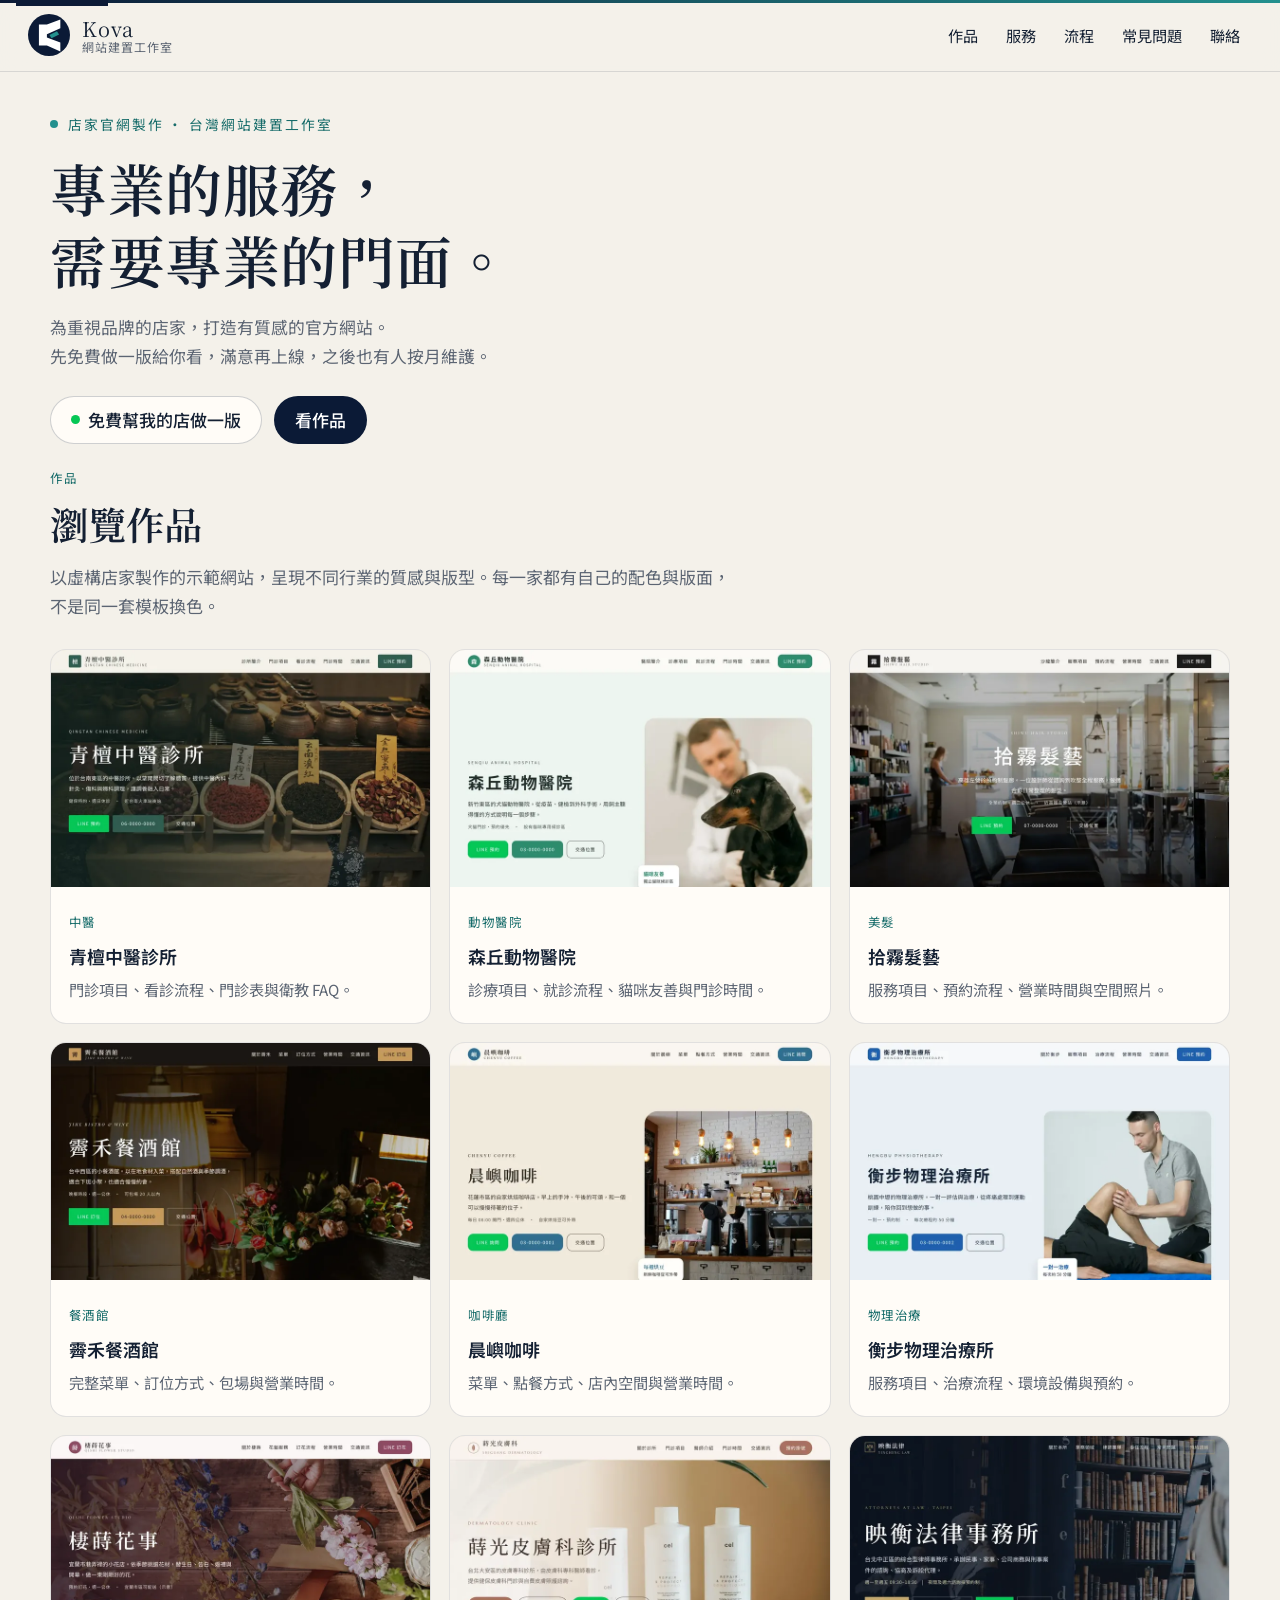
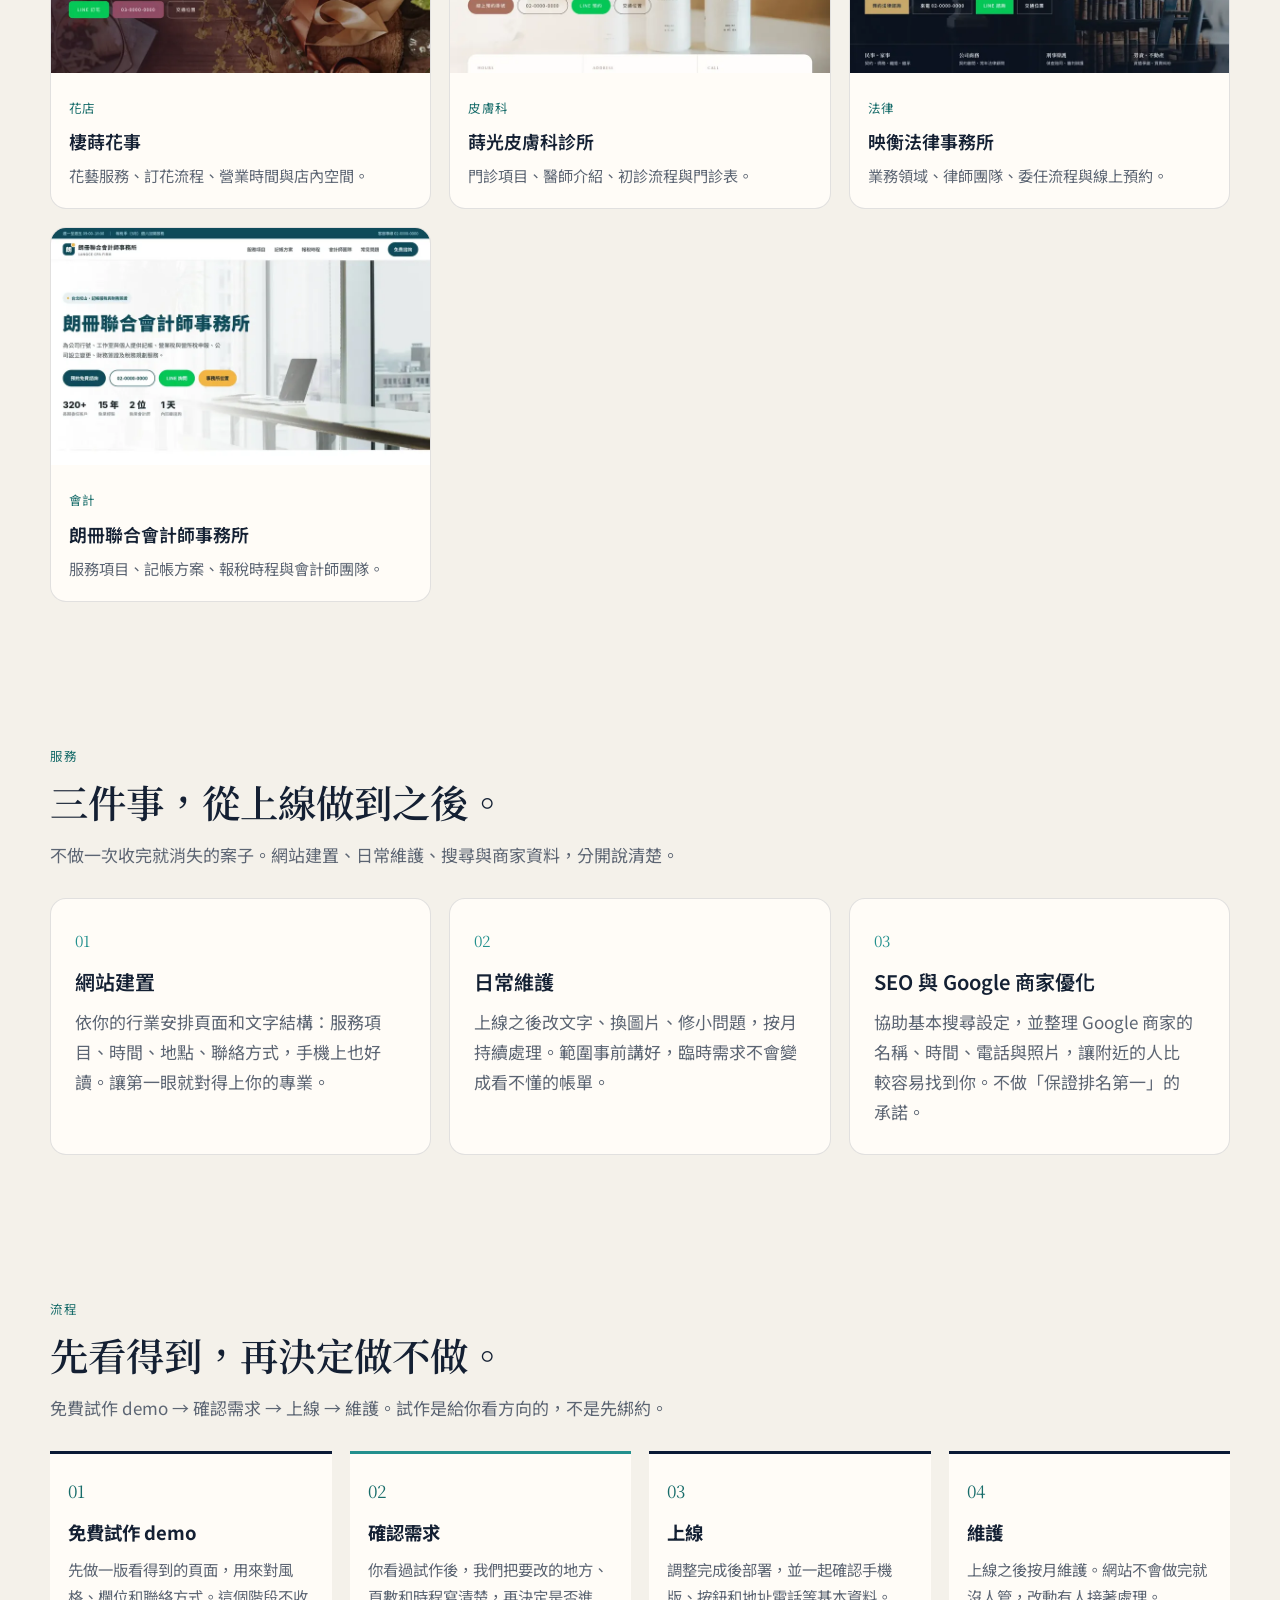
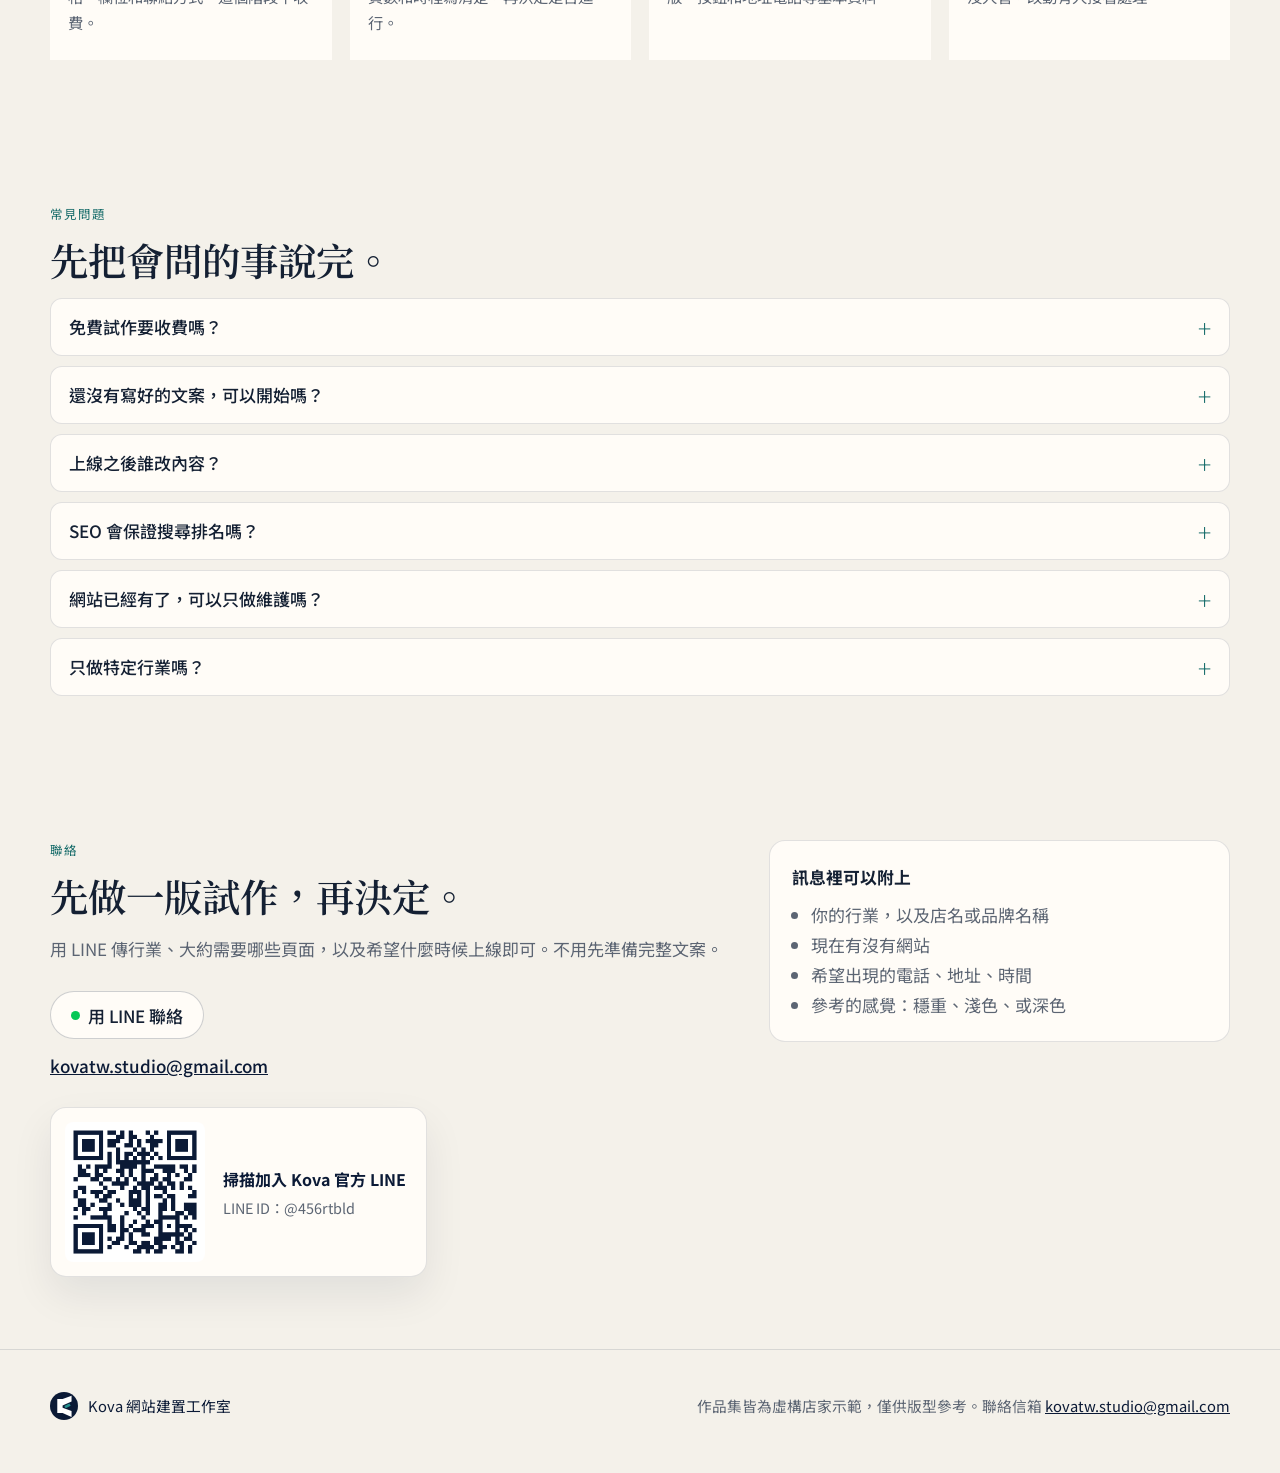
<file: index.html>
<!DOCTYPE html>
<html lang="zh-Hant">
<head>
  <meta charset="utf-8">
  <meta name="viewport" content="width=device-width, initial-scale=1">
  <meta name="color-scheme" content="light">
  <title>Kova｜台灣在地店家官網製作・免費先做示範版｜診所、餐廳、髮廊網站設計</title>
  <meta name="description" content="Kova 專做台灣在地店家的官方網站：診所、餐廳、咖啡廳、髮廊、事務所，台中與全台皆可。先免費做一版示範給你看，滿意再上線，之後按月維護、協助 Google 商家設定。加 LINE 詢問。">
  <link rel="canonical" href="https://kova.tw/">
  <meta name="google-site-verification" content="w9RjNnGiC5zbI2qLm1I-09z0yYiL0zL02SlFUMZjMuE" />
  <meta property="og:type" content="website">
  <meta property="og:site_name" content="Kova 網站建置工作室">
  <meta property="og:locale" content="zh_TW">
  <meta property="og:url" content="https://kova.tw/">
  <meta property="og:title" content="Kova｜店家官網製作，先免費做一版示範">
  <meta property="og:description" content="診所、餐廳、咖啡廳、髮廊、事務所的官方網站。先看示範版，滿意再上線，之後按月維護。">
  <meta property="og:image" content="https://kova.tw/assets/og-cover.png">
  <meta property="og:image:width" content="1200">
  <meta property="og:image:height" content="630">
  <meta property="og:image:alt" content="Kova 店家官網製作：先免費做一版示範，滿意再上線">
  <meta name="twitter:card" content="summary_large_image">
  <meta name="twitter:title" content="Kova｜店家官網製作，先免費做一版示範">
  <meta name="twitter:description" content="診所、餐廳、咖啡廳、髮廊、事務所的官方網站。先看示範版，滿意再上線。">
  <meta name="twitter:image" content="https://kova.tw/assets/og-cover.png">
  <meta name="theme-color" content="#0B1A36">
  <link rel="icon" href="assets/favicon.svg" type="image/svg+xml">
  <link rel="icon" href="favicon.ico" sizes="any">
  <link rel="apple-touch-icon" href="assets/apple-touch-icon.png">
  <link rel="preconnect" href="https://fonts.googleapis.com">
  <link rel="preconnect" href="https://fonts.gstatic.com" crossorigin>
  <link href="https://fonts.googleapis.com/css2?family=Noto+Sans+TC:wght@400;500;700&family=Noto+Serif+TC:wght@500;600&display=swap" rel="stylesheet">
  <link rel="stylesheet" href="assets/site.css">
  <script type="application/ld+json">
  {
    "@context": "https://schema.org",
    "@type": "ProfessionalService",
    "name": "Kova 網站建置工作室",
    "alternateName": "Kova",
    "url": "https://kova.tw/",
    "logo": "https://kova.tw/assets/apple-touch-icon.png",
    "image": "https://kova.tw/assets/og-cover.png",
    "email": "kovatw.studio@gmail.com",
    "description": "為台灣在地店家製作官方網站，提供免費示範版、網站建置、按月維護與 Google 商家資料整理。",
    "areaServed": [
      {
        "@type": "Country",
        "name": "台灣"
      },
      {
        "@type": "City",
        "name": "台中"
      }
    ],
    "knowsLanguage": "zh-Hant",
    "sameAs": [
      "https://www.threads.com/@kovatw_studio"
    ],
    "contactPoint": {
      "@type": "ContactPoint",
      "contactType": "customer service",
      "email": "kovatw.studio@gmail.com",
      "url": "https://line.me/R/ti/p/@456rtbld",
      "availableLanguage": "zh-Hant"
    }
  }
  </script>
  <script type="application/ld+json">
  {
    "@context": "https://schema.org",
    "@type": "FAQPage",
    "mainEntity": [
      {
        "@type": "Question",
        "name": "免費試作要收費嗎？",
        "acceptedAnswer": {
          "@type": "Answer",
          "text": "不收費。試作用來對齊風格和範圍，你看過之後再決定要不要做。"
        }
      },
      {
        "@type": "Question",
        "name": "還沒有寫好的文案，可以開始嗎？",
        "acceptedAnswer": {
          "@type": "Answer",
          "text": "可以。你提供服務項目、時間、地址和想強調的事，我們整理成網站上的句子，你再確認。"
        }
      },
      {
        "@type": "Question",
        "name": "上線之後誰改內容？",
        "acceptedAnswer": {
          "@type": "Answer",
          "text": "維護範圍裡會處理事先講好的更新，例如改時間、換一段介紹、修連結。比較大的改版會另外說明。"
        }
      },
      {
        "@type": "Question",
        "name": "SEO 會保證搜尋排名嗎？",
        "acceptedAnswer": {
          "@type": "Answer",
          "text": "不會。我們做的是基本設定和 Google 商家資料整理，不承諾名次或來客數。"
        }
      },
      {
        "@type": "Question",
        "name": "網站已經有了，可以只做維護嗎？",
        "acceptedAnswer": {
          "@type": "Answer",
          "text": "可以。先看目前的網站和你希望改的頻率，再決定維護範圍是否合適。"
        }
      },
      {
        "@type": "Question",
        "name": "只做特定行業嗎？",
        "acceptedAnswer": {
          "@type": "Answer",
          "text": "不限行業。只要你重視品牌形象、希望官網看起來專業可信，都可以先用免費試作討論。"
        }
      }
    ]
  }
  </script>
</head>
<body>
  <a class="skip" href="#main">跳到內容</a>
  <header class="site-header">
    <a class="brand" href="index.html" aria-label="Kova 首頁">
      <img src="assets/logo.svg" alt="" width="42" height="42">
      <span class="brand-text">
        <span class="brand-name">Kova</span>
        <span class="brand-sub">網站建置工作室</span>
      </span>
    </a>
    <button class="nav-toggle" type="button" aria-expanded="false" aria-controls="site-nav">選單</button>
    <nav id="site-nav" aria-label="主要">
      <a href="#work">作品</a>
      <a href="#services">服務</a>
      <a href="#process">流程</a>
      <a href="#faq">常見問題</a>
      <a href="#contact">聯絡</a>
    </nav>
  </header>

  <main id="main">
    <section class="hero wrap">
      <p class="eyebrow"><span class="dot" aria-hidden="true"></span>店家官網製作 · 台灣網站建置工作室</p>
      <h1 class="hero-title"><span>專業的服務，</span><span>需要專業的門面。</span></h1>
      <p class="lede">為重視品牌的店家，打造有質感的官方網站。<br>先免費做一版給你看，滿意再上線，之後也有人按月維護。</p>
      <div class="hero-actions">
        <a class="btn btn-line" href="https://line.me/R/ti/p/@456rtbld">免費幫我的店做一版</a>
        <a class="btn btn-navy" href="#work">看作品</a>
      </div>
    </section>

    <section class="section work-section wrap" id="work">
      <p class="kicker">作品</p>
      <h2>瀏覽作品</h2>
      <p class="section-intro">以虛構店家製作的示範網站，呈現不同行業的質感與版型。每一家都有自己的配色與版面，不是同一套模板換色。</p>
      <div class="work-grid">
        <a class="work-card" href="qingtan-tcm/">
          <div class="work-shot">
            <img src="assets/work/qingtan-tcm-800.webp" srcset="assets/work/qingtan-tcm-800.webp 800w, assets/work/qingtan-tcm.webp 1600w" sizes="(max-width: 720px) calc(100vw - 32px), (max-width: 980px) calc(50vw - 30px), 380px" alt="青檀中醫診所示範網站首頁，台南中醫診所的門診資訊與預約" width="800" height="500" loading="eager" fetchpriority="high" decoding="async">
          </div>
          <div class="work-meta">
            <span>中醫</span>
            <h3>青檀中醫診所</h3>
            <p>門診項目、看診流程、門診表與衛教 FAQ。</p>
          </div>
        </a>
        <a class="work-card" href="senqiu-vet/">
          <div class="work-shot">
            <img src="assets/work/senqiu-vet-800.webp" srcset="assets/work/senqiu-vet-800.webp 800w, assets/work/senqiu-vet.webp 1600w" sizes="(max-width: 720px) calc(100vw - 32px), (max-width: 980px) calc(50vw - 30px), 380px" alt="森丘動物醫院示範網站首頁，犬貓門診與預約資訊" width="800" height="500" loading="lazy" decoding="async">
          </div>
          <div class="work-meta">
            <span>動物醫院</span>
            <h3>森丘動物醫院</h3>
            <p>診療項目、就診流程、貓咪友善與門診時間。</p>
          </div>
        </a>
        <a class="work-card" href="shiwu-hair/">
          <div class="work-shot">
            <img src="assets/work/shiwu-hair-800.webp" srcset="assets/work/shiwu-hair-800.webp 800w, assets/work/shiwu-hair.webp 1600w" sizes="(max-width: 720px) calc(100vw - 32px), (max-width: 980px) calc(50vw - 30px), 380px" alt="拾霧髮藝示範網站首頁，預約制美髮沙龍" width="800" height="500" loading="lazy" decoding="async">
          </div>
          <div class="work-meta">
            <span>美髮</span>
            <h3>拾霧髮藝</h3>
            <p>服務項目、預約流程、營業時間與空間照片。</p>
          </div>
        </a>
        <a class="work-card" href="jihe-bistro/">
          <div class="work-shot">
            <img src="assets/work/jihe-bistro-800.webp" srcset="assets/work/jihe-bistro-800.webp 800w, assets/work/jihe-bistro.webp 1600w" sizes="(max-width: 720px) calc(100vw - 32px), (max-width: 980px) calc(50vw - 30px), 380px" alt="霽禾餐酒館示範網站首頁，餐酒館菜單與訂位" width="800" height="500" loading="lazy" decoding="async">
          </div>
          <div class="work-meta">
            <span>餐酒館</span>
            <h3>霽禾餐酒館</h3>
            <p>完整菜單、訂位方式、包場與營業時間。</p>
          </div>
        </a>
        <a class="work-card" href="chenyu-coffee/">
          <div class="work-shot">
            <img src="assets/work/chenyu-coffee-800.webp" srcset="assets/work/chenyu-coffee-800.webp 800w, assets/work/chenyu-coffee.webp 1600w" sizes="(max-width: 720px) calc(100vw - 32px), (max-width: 980px) calc(50vw - 30px), 380px" alt="晨嶼咖啡示範網站首頁，自家烘焙咖啡店" width="800" height="500" loading="lazy" decoding="async">
          </div>
          <div class="work-meta">
            <span>咖啡廳</span>
            <h3>晨嶼咖啡</h3>
            <p>菜單、點餐方式、店內空間與營業時間。</p>
          </div>
        </a>
        <a class="work-card" href="hengbu-pt/">
          <div class="work-shot">
            <img src="assets/work/hengbu-pt-800.webp" srcset="assets/work/hengbu-pt-800.webp 800w, assets/work/hengbu-pt.webp 1600w" sizes="(max-width: 720px) calc(100vw - 32px), (max-width: 980px) calc(50vw - 30px), 380px" alt="衡步物理治療所示範網站首頁，物理治療服務與預約" width="800" height="500" loading="lazy" decoding="async">
          </div>
          <div class="work-meta">
            <span>物理治療</span>
            <h3>衡步物理治療所</h3>
            <p>服務項目、治療流程、環境設備與預約。</p>
          </div>
        </a>
        <a class="work-card" href="qishi-floral/">
          <div class="work-shot">
            <img src="assets/work/qishi-floral-800.webp" srcset="assets/work/qishi-floral-800.webp 800w, assets/work/qishi-floral.webp 1600w" sizes="(max-width: 720px) calc(100vw - 32px), (max-width: 980px) calc(50vw - 30px), 380px" alt="棲蒔花事示範網站首頁，宜蘭花店的花束訂製與訂花資訊" width="800" height="500" loading="lazy" decoding="async">
          </div>
          <div class="work-meta">
            <span>花店</span>
            <h3>棲蒔花事</h3>
            <p>花藝服務、訂花流程、營業時間與店內空間。</p>
          </div>
        </a>
        <a class="work-card" href="demos/shiguang-derma/">
          <div class="work-shot">
            <img src="assets/work/shiguang-derma-800.webp" srcset="assets/work/shiguang-derma-800.webp 800w, assets/work/shiguang-derma.webp 1600w" sizes="(max-width: 720px) calc(100vw - 32px), (max-width: 980px) calc(50vw - 30px), 380px" alt="蒔光皮膚科診所示範網站首頁，門診資訊與預約掛號" width="800" height="500" loading="lazy" decoding="async">
          </div>
          <div class="work-meta">
            <span>皮膚科</span>
            <h3>蒔光皮膚科診所</h3>
            <p>門診項目、醫師介紹、初診流程與門診表。</p>
          </div>
        </a>
        <a class="work-card" href="demos/yingheng-law/">
          <div class="work-shot">
            <img src="assets/work/yingheng-law-800.webp" srcset="assets/work/yingheng-law-800.webp 800w, assets/work/yingheng-law.webp 1600w" sizes="(max-width: 720px) calc(100vw - 32px), (max-width: 980px) calc(50vw - 30px), 380px" alt="映衡法律事務所示範網站首頁，業務領域與預約諮詢" width="800" height="500" loading="lazy" decoding="async">
          </div>
          <div class="work-meta">
            <span>法律</span>
            <h3>映衡法律事務所</h3>
            <p>業務領域、律師團隊、委任流程與線上預約。</p>
          </div>
        </a>
        <a class="work-card" href="demos/langce-cpa/">
          <div class="work-shot">
            <img src="assets/work/langce-cpa-800.webp" srcset="assets/work/langce-cpa-800.webp 800w, assets/work/langce-cpa.webp 1600w" sizes="(max-width: 720px) calc(100vw - 32px), (max-width: 980px) calc(50vw - 30px), 380px" alt="朗冊聯合會計師事務所示範網站首頁，服務項目與記帳方案" width="800" height="500" loading="lazy" decoding="async">
          </div>
          <div class="work-meta">
            <span>會計</span>
            <h3>朗冊聯合會計師事務所</h3>
            <p>服務項目、記帳方案、報稅時程與會計師團隊。</p>
          </div>
        </a>
      </div>
    </section>

    <section class="section wrap" id="services">
      <p class="kicker">服務</p>
      <h2>三件事，從上線做到之後。</h2>
      <p class="section-intro">不做一次收完就消失的案子。網站建置、日常維護、搜尋與商家資料，分開說清楚。</p>
      <div class="service-grid">
        <article class="service">
          <span class="index">01</span>
          <h3>網站建置</h3>
          <p>依你的行業安排頁面和文字結構：服務項目、時間、地點、聯絡方式，手機上也好讀。讓第一眼就對得上你的專業。</p>
        </article>
        <article class="service">
          <span class="index">02</span>
          <h3>日常維護</h3>
          <p>上線之後改文字、換圖片、修小問題，按月持續處理。範圍事前講好，臨時需求不會變成看不懂的帳單。</p>
        </article>
        <article class="service">
          <span class="index">03</span>
          <h3>SEO 與 Google 商家優化</h3>
          <p>協助基本搜尋設定，並整理 Google 商家的名稱、時間、電話與照片，讓附近的人比較容易找到你。不做「保證排名第一」的承諾。</p>
        </article>
      </div>
    </section>

    <section class="section wrap" id="process">
      <p class="kicker">流程</p>
      <h2>先看得到，再決定做不做。</h2>
      <p class="section-intro">免費試作 demo → 確認需求 → 上線 → 維護。試作是給你看方向的，不是先綁約。</p>
      <ol class="steps">
        <li>
          <span>01</span>
          <h3>免費試作 demo</h3>
          <p>先做一版看得到的頁面，用來對風格、欄位和聯絡方式。這個階段不收費。</p>
        </li>
        <li>
          <span>02</span>
          <h3>確認需求</h3>
          <p>你看過試作後，我們把要改的地方、頁數和時程寫清楚，再決定是否進行。</p>
        </li>
        <li>
          <span>03</span>
          <h3>上線</h3>
          <p>調整完成後部署，並一起確認手機版、按鈕和地址電話等基本資料。</p>
        </li>
        <li>
          <span>04</span>
          <h3>維護</h3>
          <p>上線之後按月維護。網站不會做完就沒人管，改動有人接著處理。</p>
        </li>
      </ol>
    </section>

    <section class="section wrap" id="faq">
      <p class="kicker">常見問題</p>
      <h2>先把會問的事說完。</h2>
      <div class="faq">
        <details>
          <summary>免費試作要收費嗎？</summary>
          <p>不收費。試作用來對齊風格和範圍，你看過之後再決定要不要做。</p>
        </details>
        <details>
          <summary>還沒有寫好的文案，可以開始嗎？</summary>
          <p>可以。你提供服務項目、時間、地址和想強調的事，我們整理成網站上的句子，你再確認。</p>
        </details>
        <details>
          <summary>上線之後誰改內容？</summary>
          <p>維護範圍裡會處理事先講好的更新，例如改時間、換一段介紹、修連結。比較大的改版會另外說明。</p>
        </details>
        <details>
          <summary>SEO 會保證搜尋排名嗎？</summary>
          <p>不會。我們做的是基本設定和 Google 商家資料整理，不承諾名次或來客數。</p>
        </details>
        <details>
          <summary>網站已經有了，可以只做維護嗎？</summary>
          <p>可以。先看目前的網站和你希望改的頻率，再決定維護範圍是否合適。</p>
        </details>
        <details>
          <summary>只做特定行業嗎？</summary>
          <p>不限行業。只要你重視品牌形象、希望官網看起來專業可信，都可以先用免費試作討論。</p>
        </details>
      </div>
    </section>

    <section class="section wrap" id="contact">
      <div class="contact-grid">
        <div>
          <p class="kicker">聯絡</p>
          <h2>先做一版試作，再決定。</h2>
          <p class="section-intro">用 LINE 傳行業、大約需要哪些頁面，以及希望什麼時候上線即可。不用先準備完整文案。</p>
          <div class="contact-actions">
            <a class="btn btn-line" href="https://line.me/R/ti/p/@456rtbld">用 LINE 聯絡</a>
            <a class="mail" href="mailto:kovatw.studio@gmail.com">kovatw.studio@gmail.com</a>
          </div>
          <figure class="line-qr">
            <img src="assets/line-qr.png" width="140" height="140" alt="Kova 官方 LINE QR code（@456rtbld）" loading="lazy">
            <figcaption><strong>掃描加入 Kova 官方 LINE</strong><span>LINE ID：@456rtbld</span></figcaption>
          </figure>
        </div>
        <aside class="contact-card">
          <h3>訊息裡可以附上</h3>
          <ul>
            <li>你的行業，以及店名或品牌名稱</li>
            <li>現在有沒有網站</li>
            <li>希望出現的電話、地址、時間</li>
            <li>參考的感覺：穩重、淺色、或深色</li>
          </ul>
        </aside>
      </div>
    </section>
  </main>

  <footer class="site-footer">
    <div class="wrap footer-row">
      <a class="footer-brand" href="index.html">
        <img src="assets/logo.svg" alt="" width="28" height="28">
        <span>Kova 網站建置工作室</span>
      </a>
      <p>作品集皆為虛構店家示範，僅供版型參考。聯絡信箱 <a href="mailto:kovatw.studio@gmail.com">kovatw.studio@gmail.com</a></p>
    </div>
  </footer>
  <script src="assets/site.js"></script>
</body>
</html>
</file>
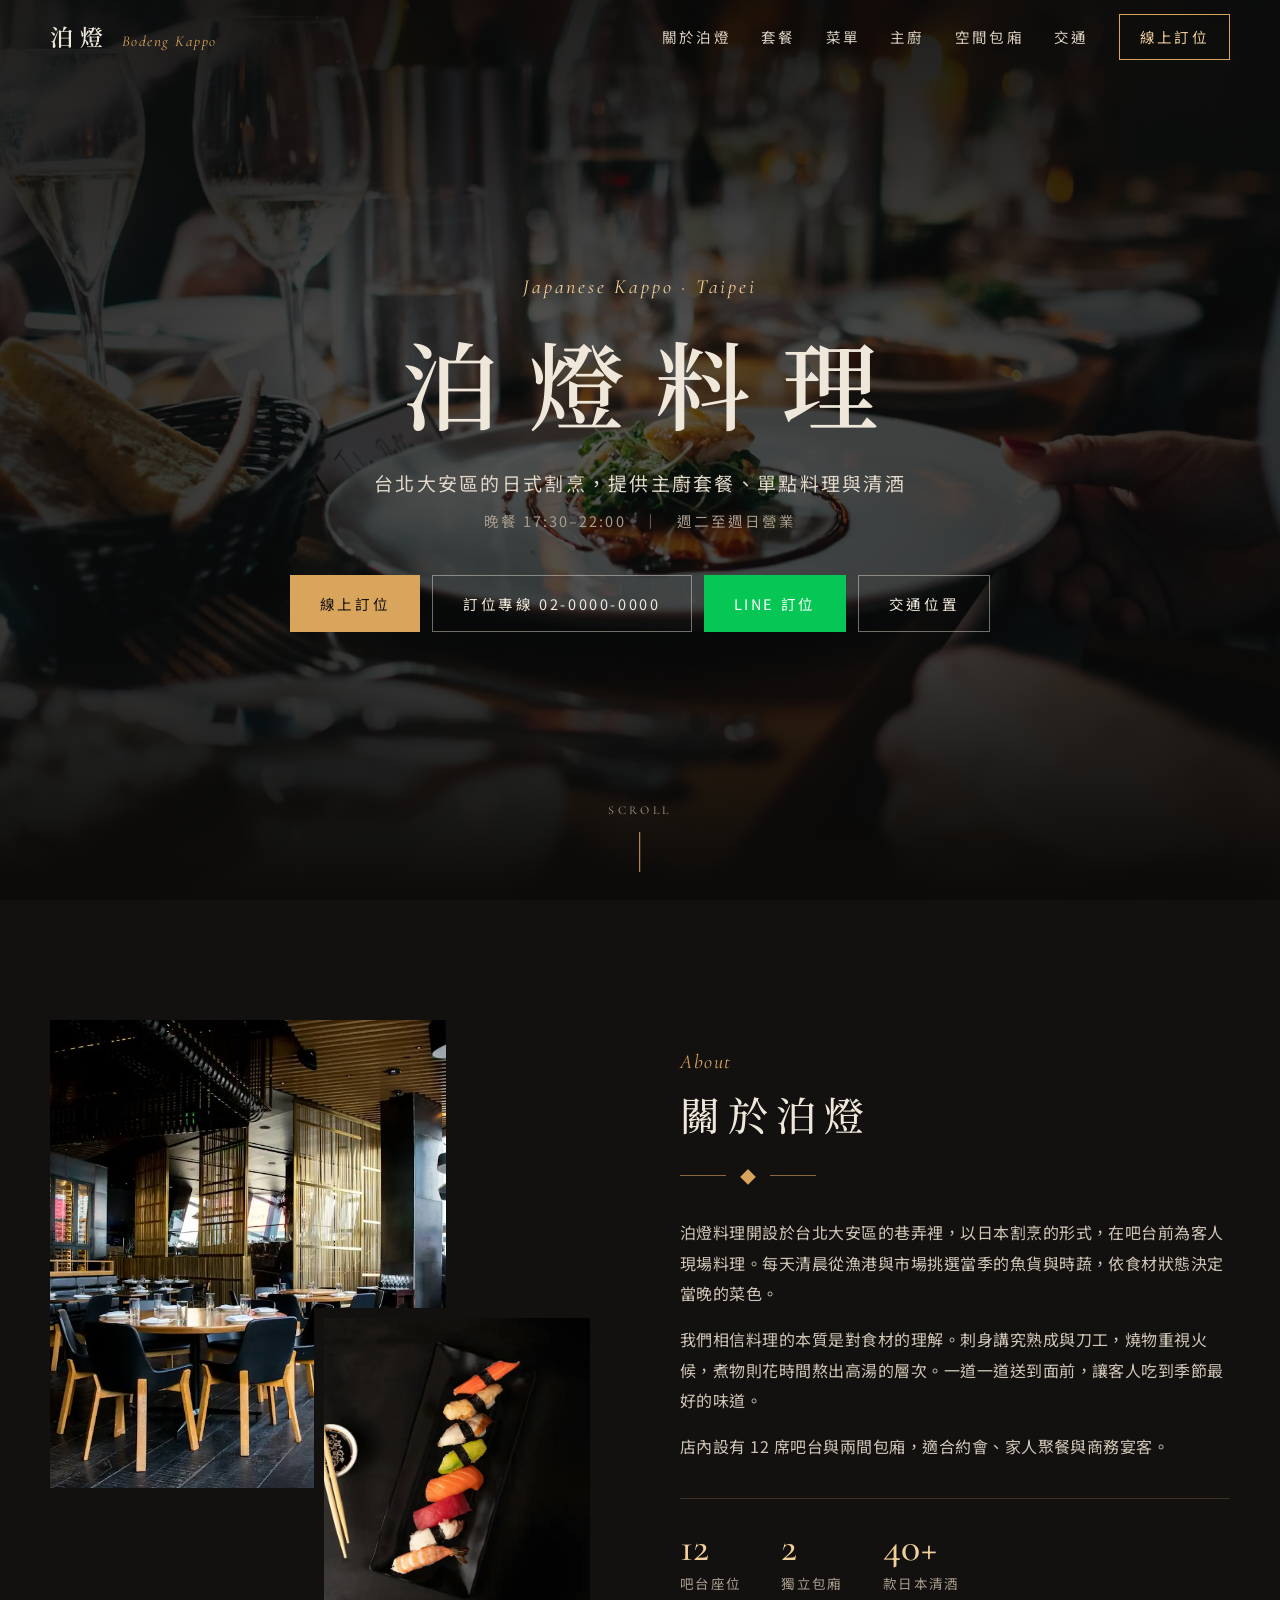
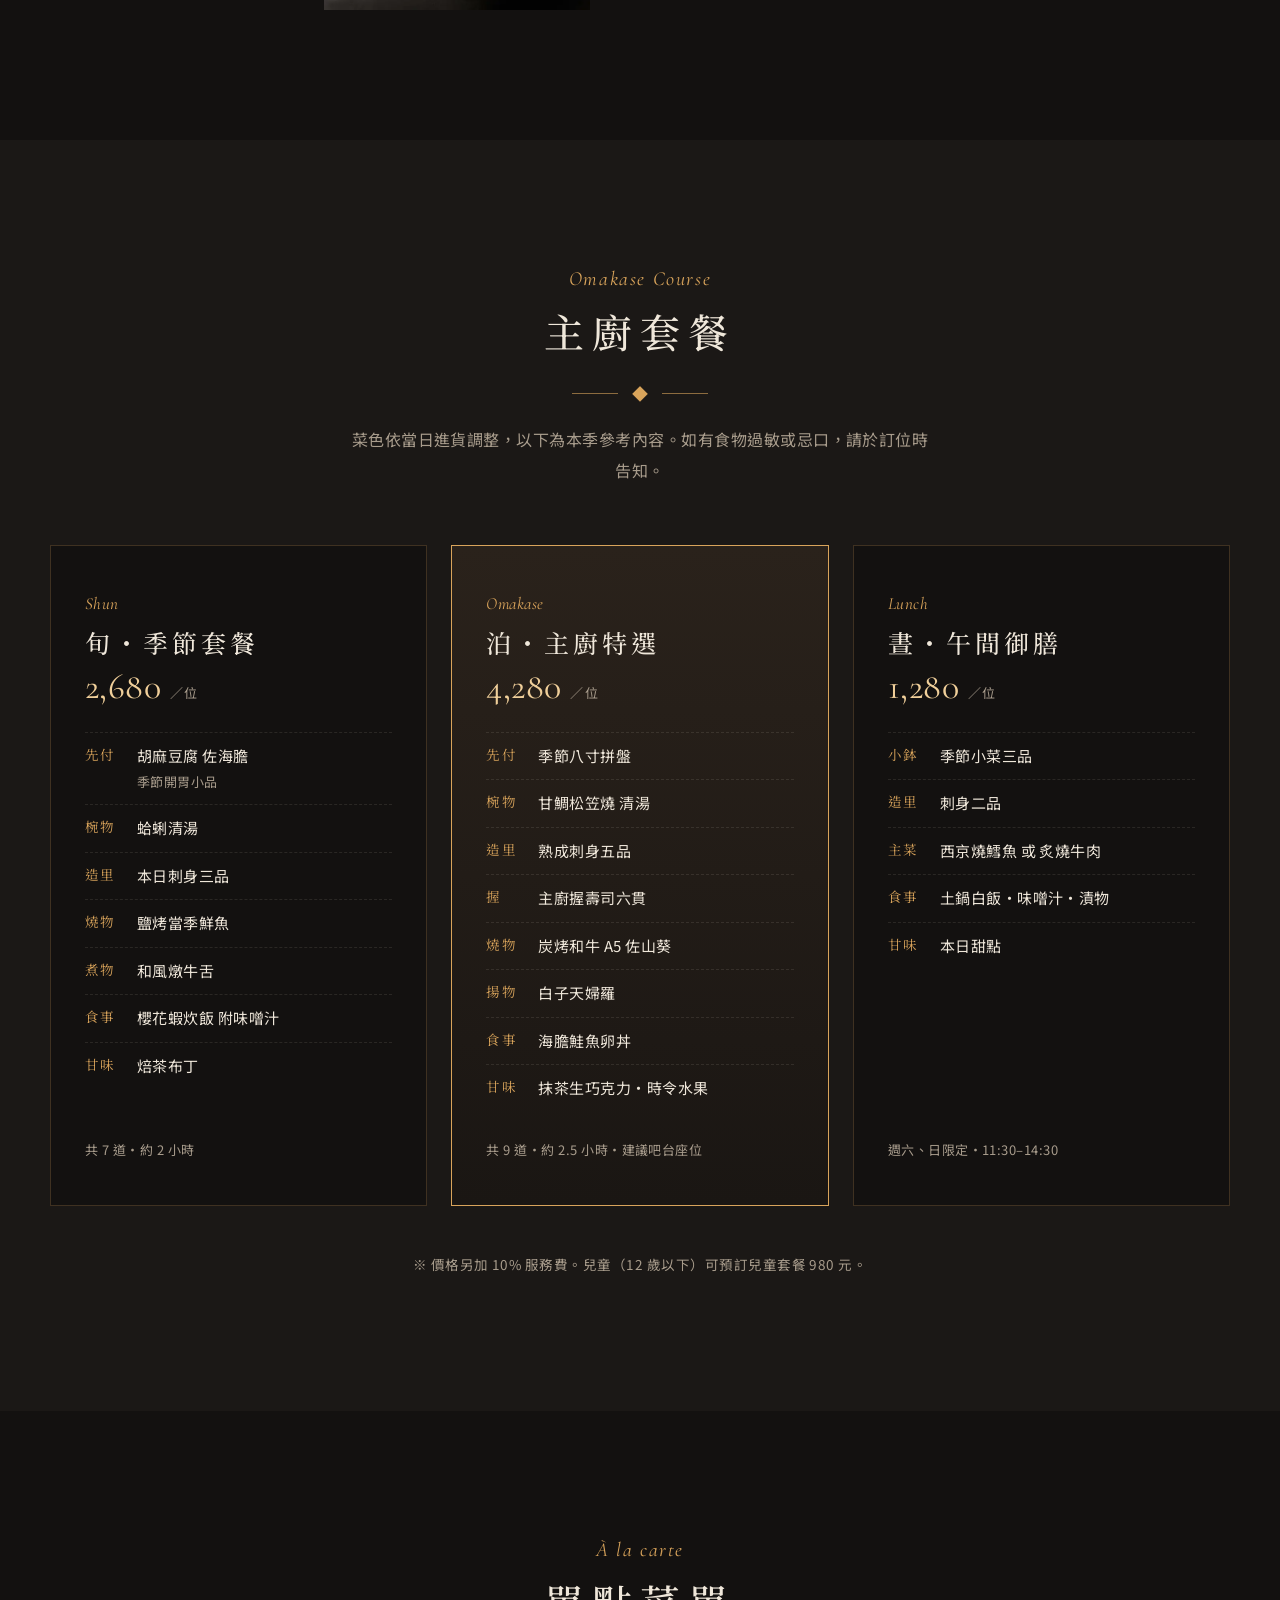
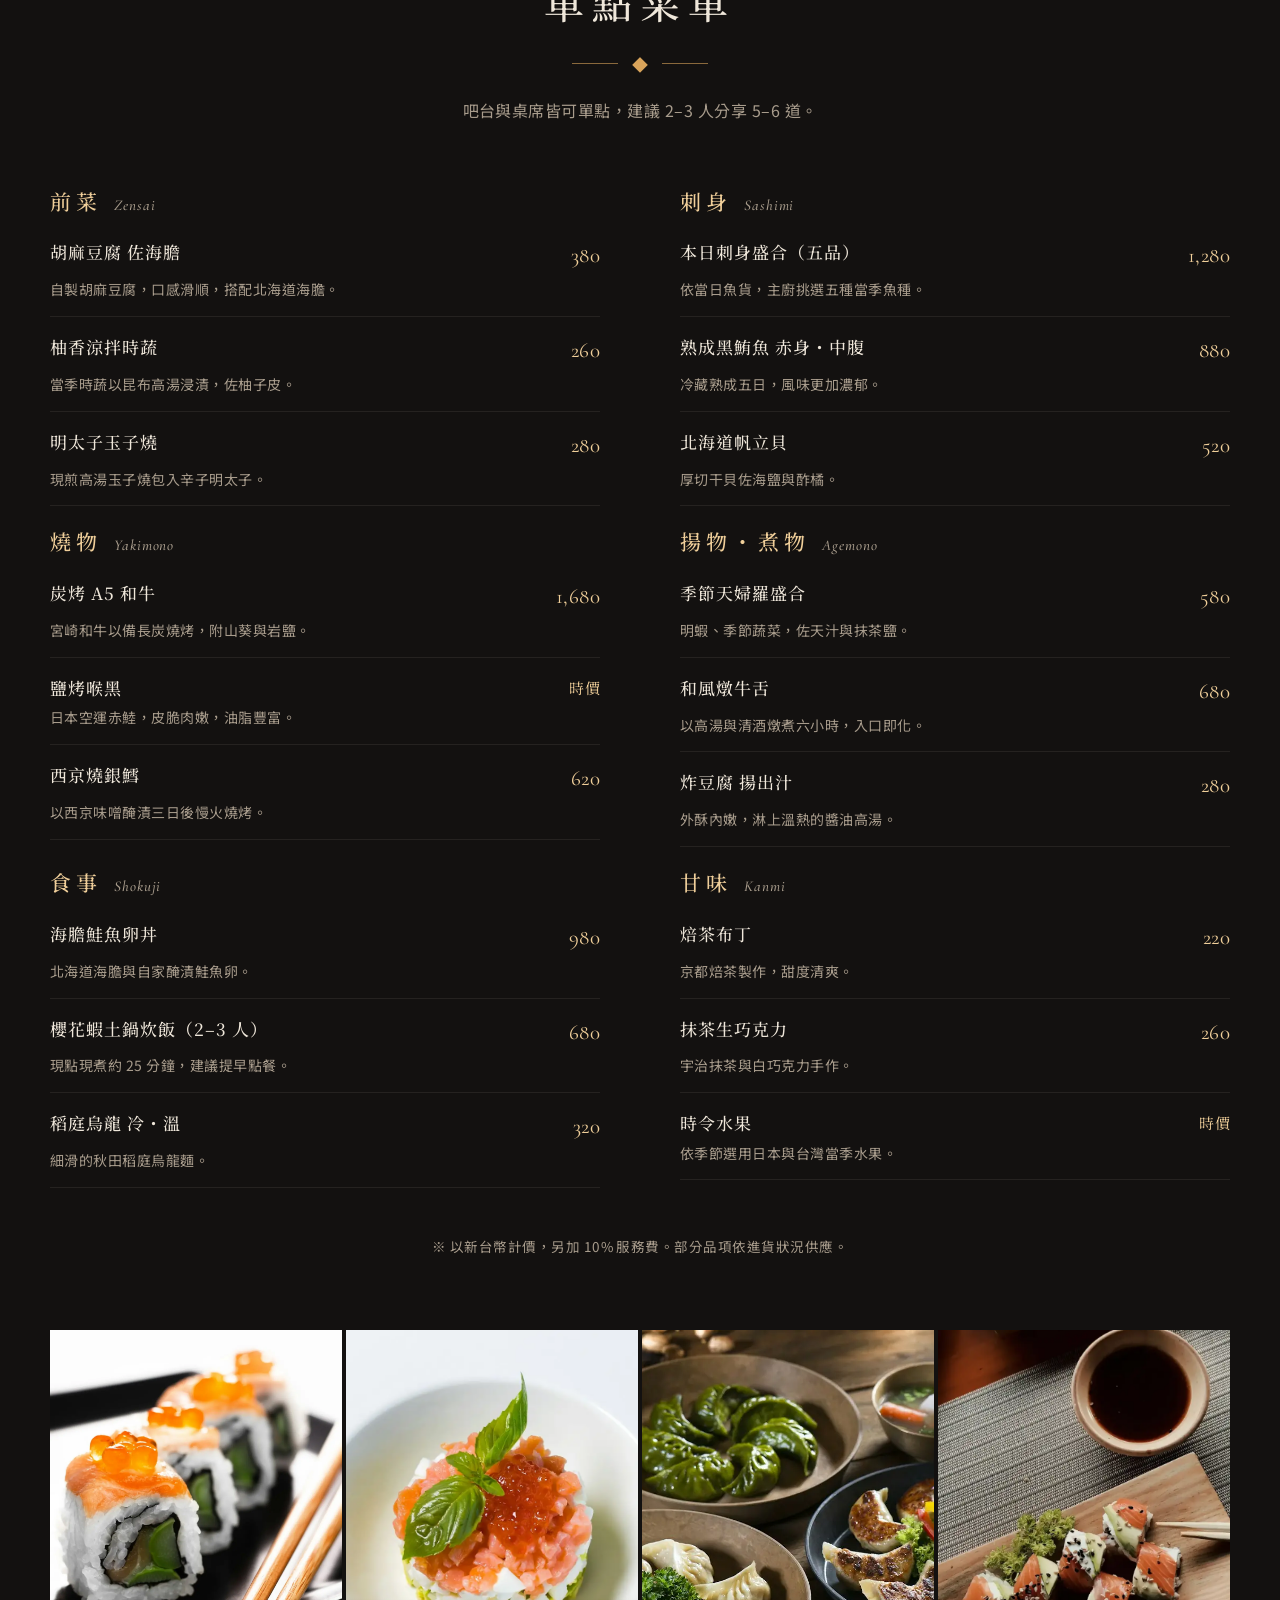
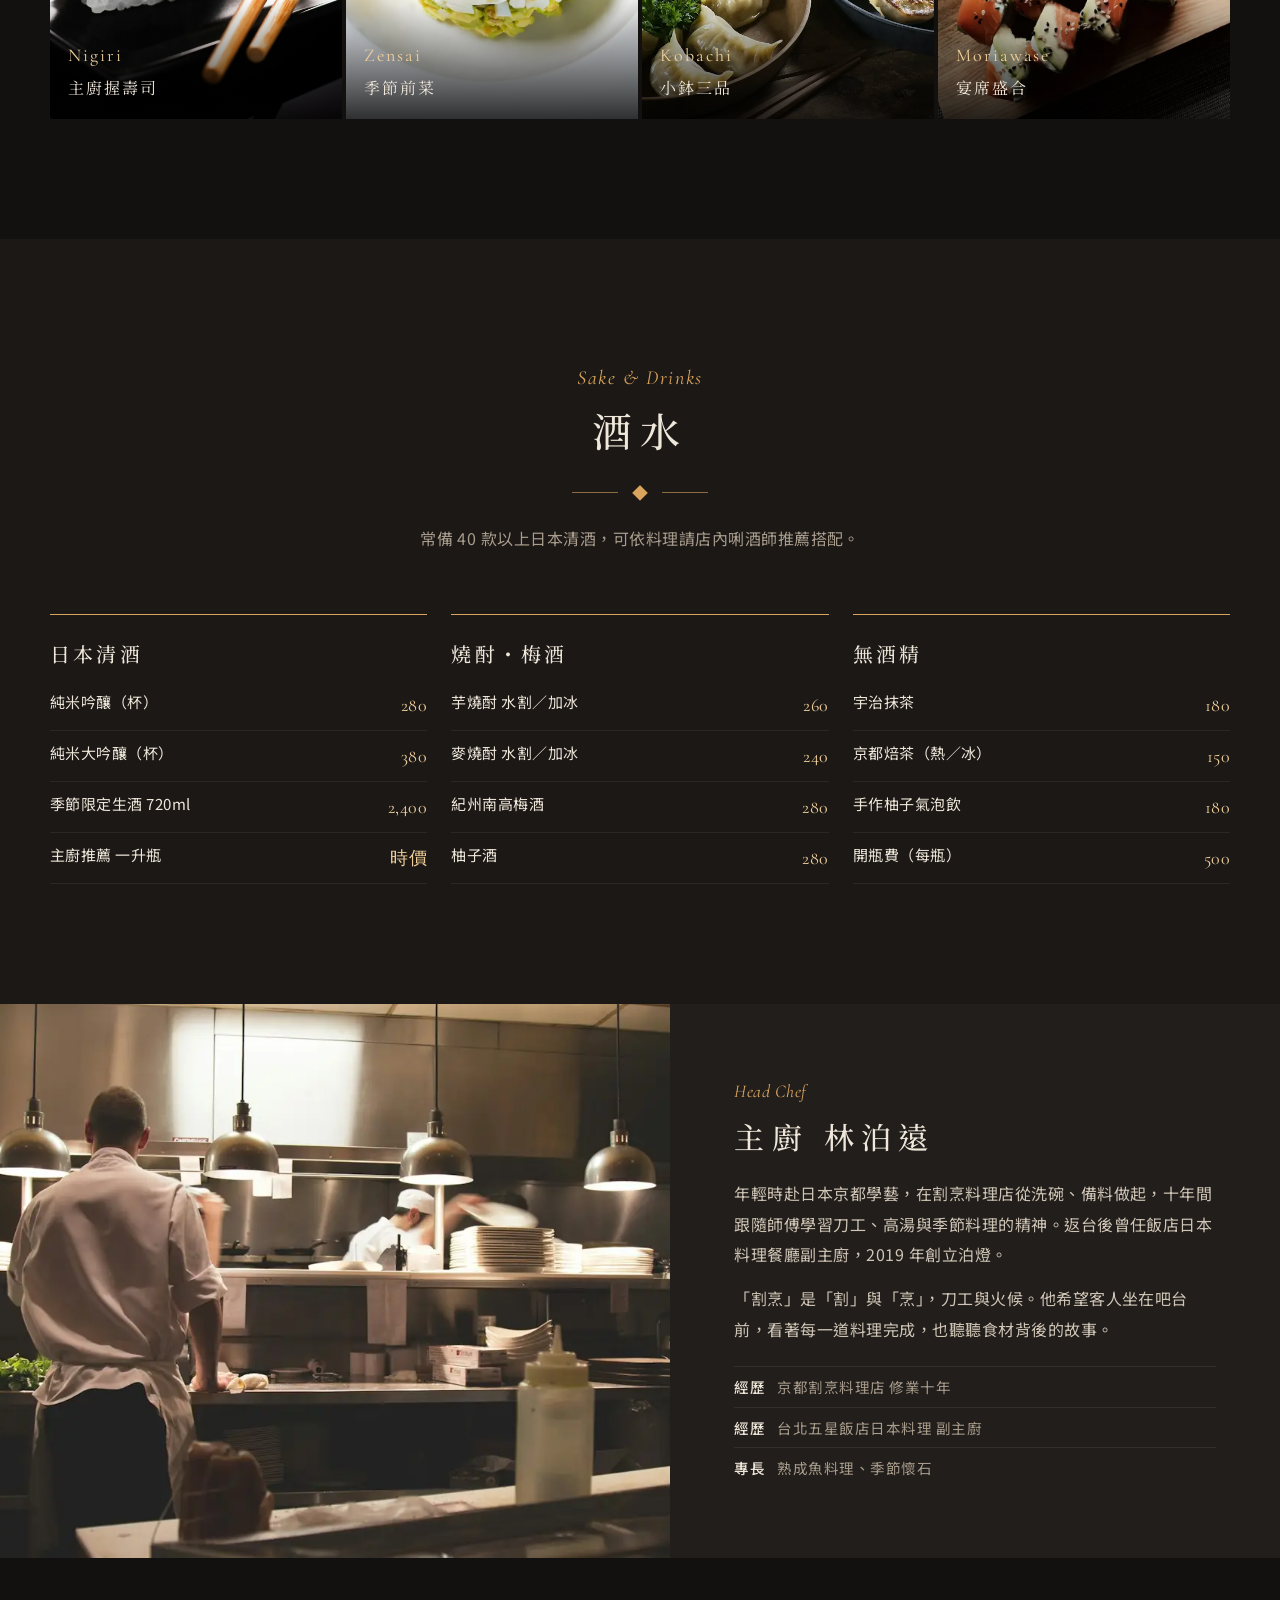
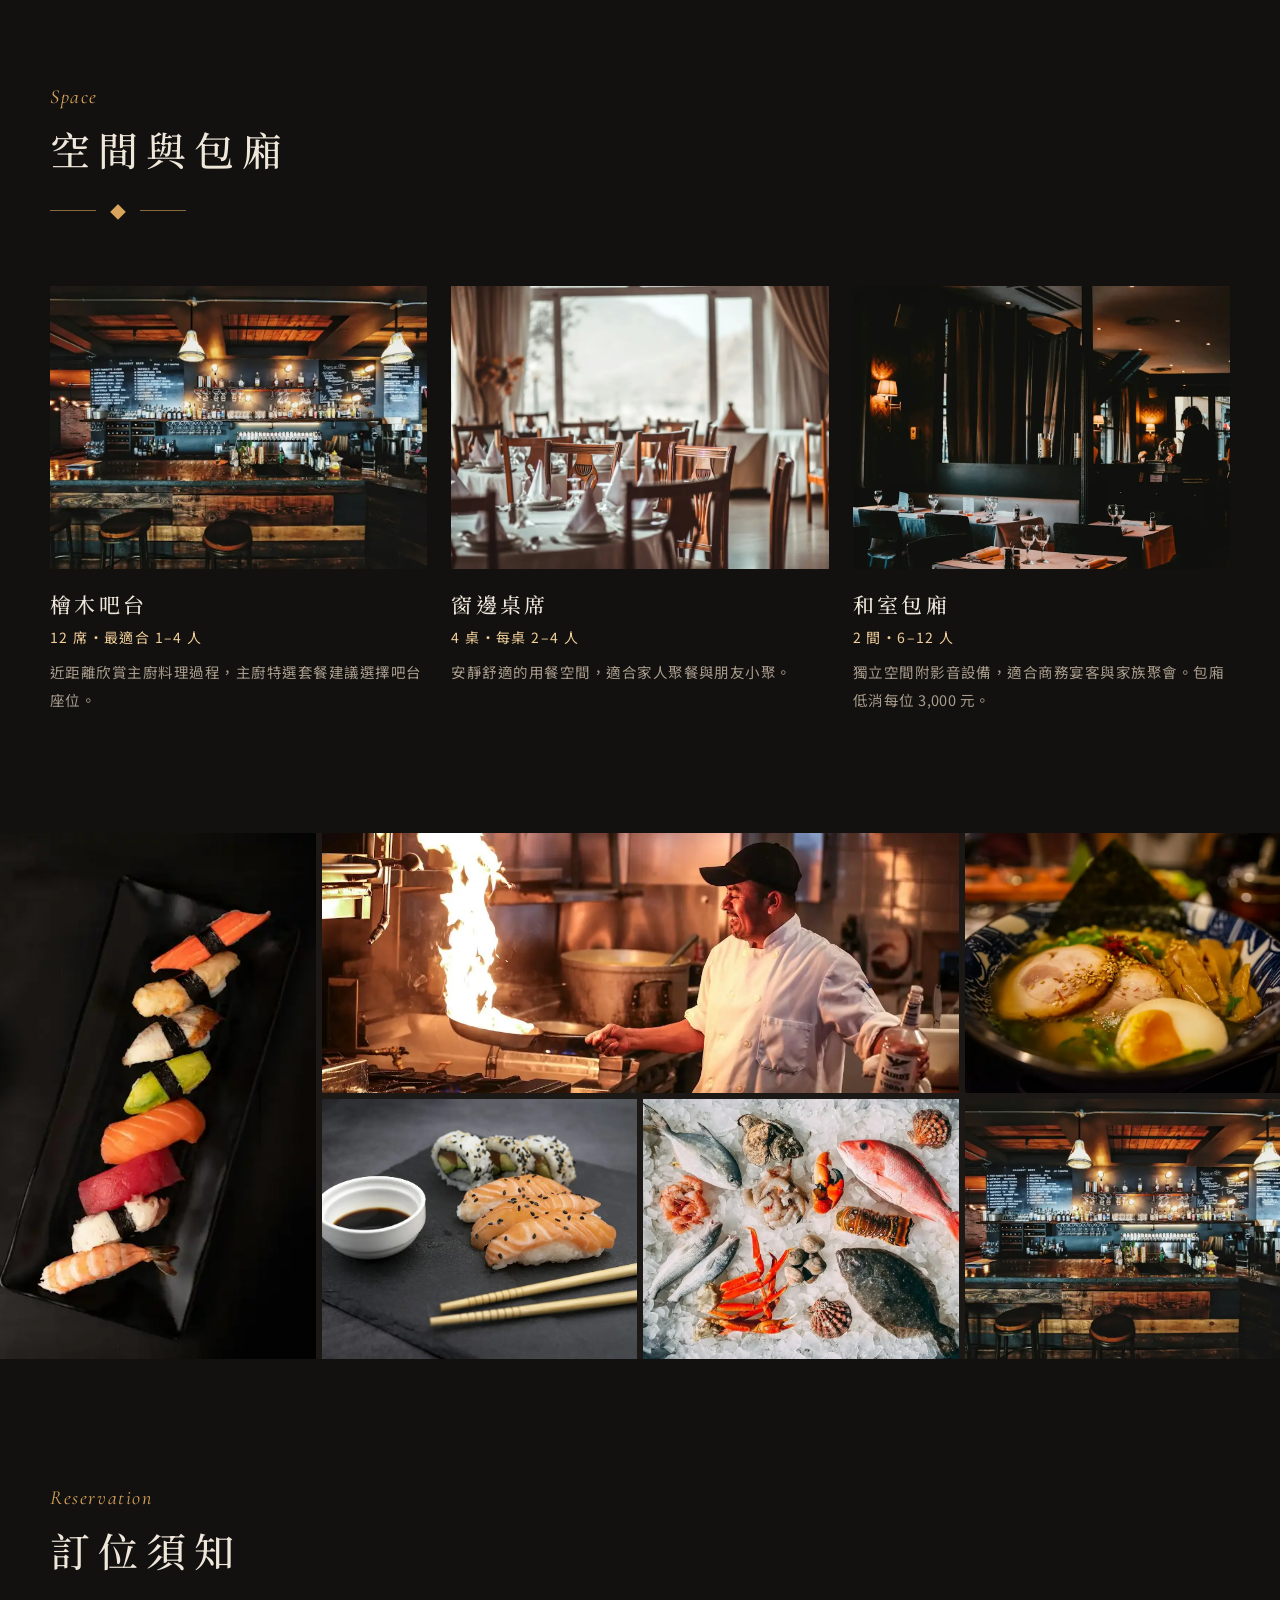
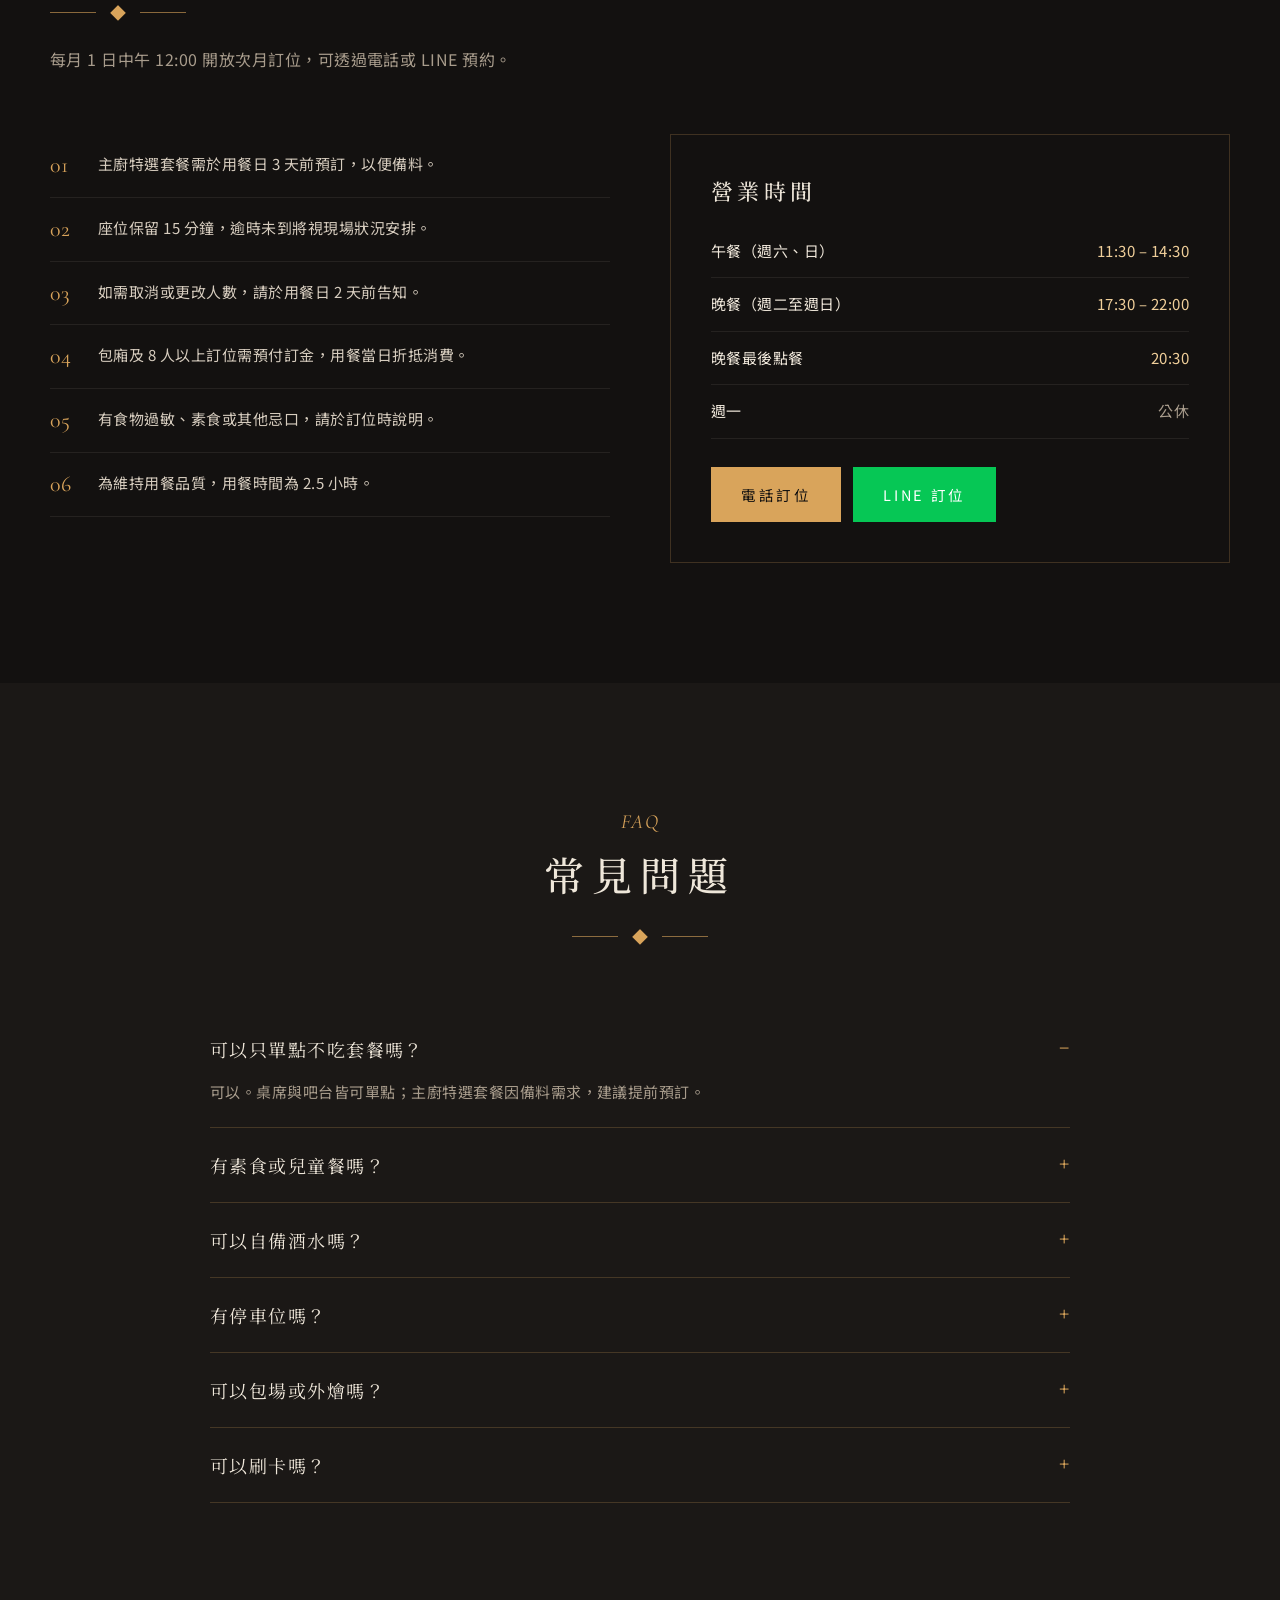
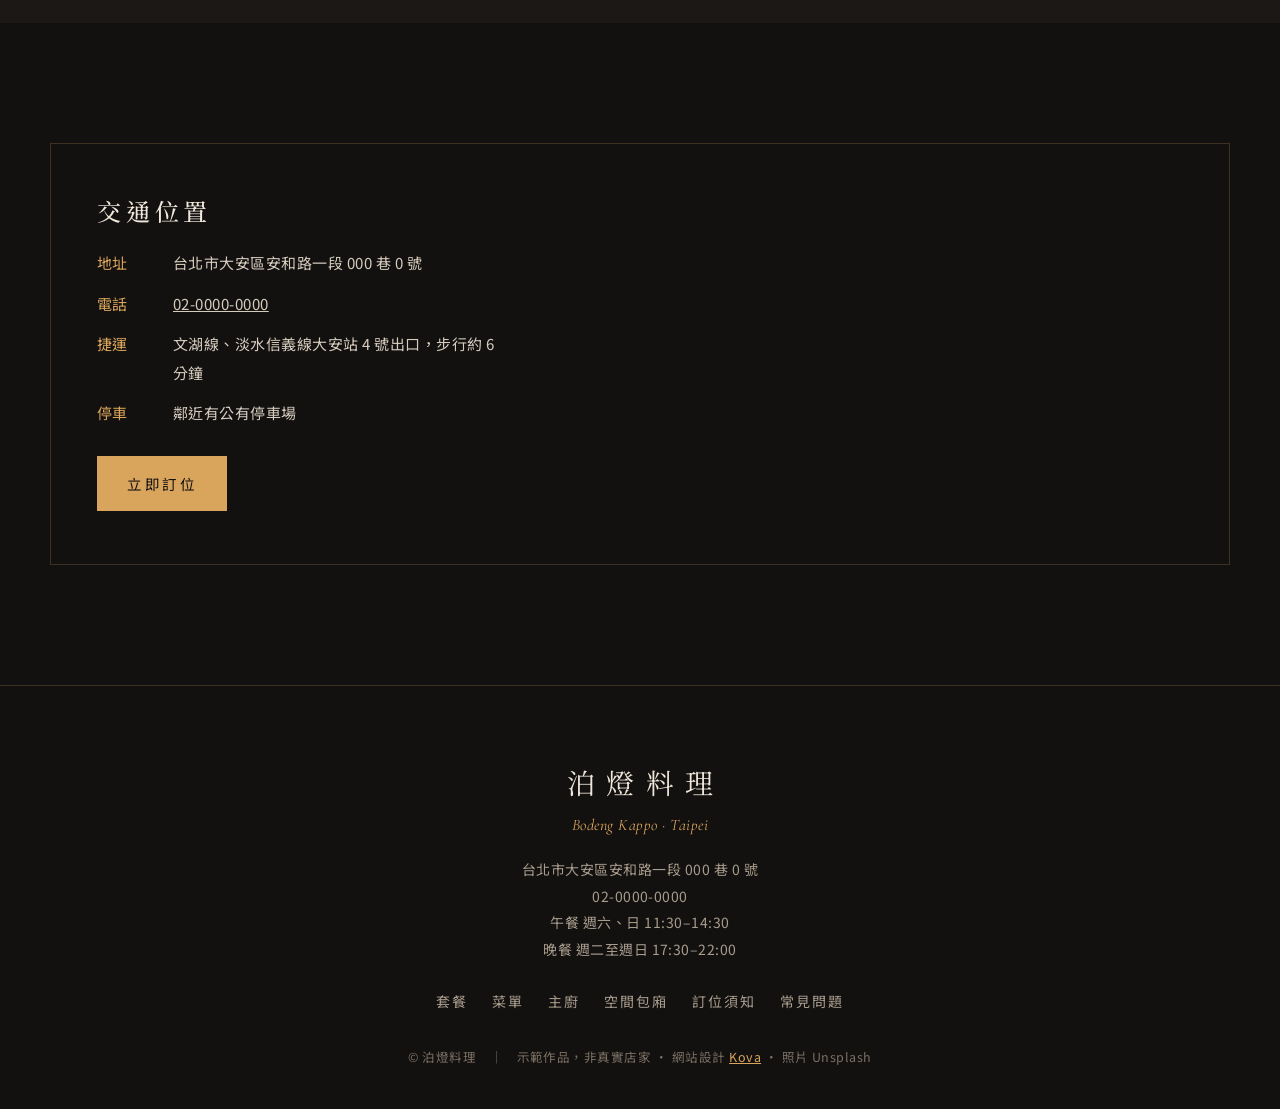
<file: demos/bodeng/index.html>
<!DOCTYPE html>
<html lang="zh-Hant">
<head>
<meta charset="utf-8">
<meta name="robots" content="noindex">
<meta name="viewport" content="width=device-width, initial-scale=1">
<title>泊燈料理｜台北大安 日式割烹・無菜單料理・包廂（Kova 虛構示範）</title>
<meta name="description" content="泊燈料理是位於台北大安區的日式割烹，提供主廚套餐、單點料理與清酒，設有吧台座位與包廂，歡迎訂位聚餐與商務宴客。">
<link rel="icon" href="data:image/svg+xml,%3Csvg xmlns='http://www.w3.org/2000/svg' viewBox='0 0 32 32'%3E%3Crect width='32' height='32' fill='%23131110'/%3E%3Cpath d='M11 9h10l-2 12h-6z' fill='none' stroke='%23d9a45b' stroke-width='1.6'/%3E%3Ccircle cx='16' cy='15' r='2' fill='%23d9a45b'/%3E%3C/svg%3E">
<link rel="preconnect" href="https://fonts.googleapis.com"><link rel="preconnect" href="https://fonts.gstatic.com" crossorigin>
<link href="https://fonts.googleapis.com/css2?family=Noto+Serif+TC:wght@400;500;600;700&family=Noto+Sans+TC:wght@400;500&family=Cormorant+Garamond:ital,wght@0,500;0,600;1,500&display=swap" rel="stylesheet">
<style>
:root{--bg:#131110;--bg2:#1b1816;--bg3:#221e1b;--amber:#d9a45b;--amber2:#f0cf9a;--paper:#efe7da;--mut:#a89c8c;--line:rgba(217,164,91,.22);--serif:"Noto Serif TC",serif;--sans:"Noto Sans TC","PingFang TC","Microsoft JhengHei",sans-serif;--lat:"Cormorant Garamond",serif}
*{box-sizing:border-box}html{scroll-behavior:smooth;scroll-padding-top:74px}
body{margin:0;background:var(--bg);color:var(--paper);font-family:var(--sans);line-height:1.9;font-size:16px;letter-spacing:.03em;-webkit-font-smoothing:antialiased}
img{display:block;max-width:100%}a{color:inherit}h1,h2,h3{font-family:var(--serif);font-weight:500;text-wrap:balance;line-height:1.45}p{text-wrap:pretty}
.w{width:min(1180px,calc(100% - 48px));margin:0 auto}
.nav{position:fixed;inset:0 0 auto;z-index:50;transition:.35s}.nav.solid{background:rgba(19,17,16,.94);backdrop-filter:blur(8px);border-bottom:1px solid var(--line)}
.nav .w{height:74px;display:flex;align-items:center;justify-content:space-between}
.brand{text-decoration:none;display:flex;align-items:baseline;gap:12px}.brand b{font-family:var(--serif);font-size:23px;font-weight:600;letter-spacing:.3em}.brand small{font-family:var(--lat);font-style:italic;color:var(--amber);font-size:15px;letter-spacing:.1em}
.links{display:flex;gap:30px;align-items:center}.links a{text-decoration:none;font-size:14.5px;letter-spacing:.16em;color:#d9cfc1}.links a:hover{color:var(--amber2)}
.links .cta{border:1px solid var(--amber);color:var(--amber2);padding:8px 20px}.links .cta:hover{background:var(--amber);color:var(--bg)}
.burger{display:none;background:none;border:0;color:var(--paper);font-size:26px;cursor:pointer}
.hero{position:relative;height:100vh;height:100svh;min-height:640px;display:flex;align-items:center;justify-content:center;text-align:center;background:#000 url(img/hero.webp) center/cover no-repeat}
.hero:before{content:"";position:absolute;inset:0;background:radial-gradient(ellipse at center,rgba(10,9,8,.66) 0%,rgba(10,9,8,.82) 70%),linear-gradient(180deg,rgba(10,9,8,.5),transparent 30%,transparent 70%,var(--bg))}
.hero .in{position:relative;padding:0 20px}
.hero .en{font-family:var(--lat);font-style:italic;color:var(--amber2);font-size:20px;letter-spacing:.14em;margin:0}
.hero h1{font-size:clamp(46px,8vw,96px);margin:6px 0 0;letter-spacing:.32em;padding-left:.32em;font-weight:600}
.hero .d{font-size:clamp(16px,1.6vw,19px);color:#e2d8ca;margin:14px 0 6px;letter-spacing:.12em}
.hero .t{color:var(--mut);font-size:14.5px;letter-spacing:.14em;margin:0 0 40px}
.btns{display:flex;flex-wrap:wrap;gap:12px;justify-content:center}
.btn{display:inline-flex;justify-content:center;align-items:center;padding:14px 30px;text-decoration:none;font-size:14.5px;letter-spacing:.18em;transition:.25s}
.btn.a{background:var(--amber);color:var(--bg)}.btn.a:hover{background:var(--amber2)}.btn.g{border:1px solid rgba(239,231,218,.45)}.btn.g:hover{border-color:var(--amber);color:var(--amber2)}.btn.l{background:#06c755;color:#fff}
.scroll{position:absolute;bottom:28px;left:50%;transform:translateX(-50%);font-family:var(--lat);letter-spacing:.3em;font-size:12px;color:var(--mut)}.scroll:after{content:"";display:block;width:1px;height:40px;background:var(--amber);margin:10px auto 0}
section{padding:120px 0}
.sh{margin-bottom:60px}.sh .en{font-family:var(--lat);font-style:italic;color:var(--amber);font-size:20px;letter-spacing:.08em}
.sh h2{font-size:clamp(28px,3.4vw,40px);margin:4px 0 0;letter-spacing:.2em}.sh p{color:var(--mut);margin:16px 0 0;max-width:600px}.sh.c{text-align:center}.sh.c p{margin-inline:auto}
.orn{display:flex;align-items:center;gap:14px;color:var(--amber);margin-top:18px}.orn:before,.orn:after{content:"";height:1px;width:46px;background:var(--amber);opacity:.6}.sh.c .orn{justify-content:center}
.intro{display:grid;grid-template-columns:1fr 1fr;gap:80px;align-items:center}
.stack{position:relative;height:600px}.stack img{position:absolute;object-fit:cover}.stack .a{width:72%;height:78%;top:0;left:0}.stack .b{width:52%;height:52%;right:0;bottom:0;border:10px solid var(--bg)}
.intro p{color:#cfc5b6}.sig{display:flex;gap:40px;margin-top:36px;padding-top:28px;border-top:1px solid var(--line)}.sig b{font-family:var(--lat);font-size:40px;color:var(--amber2);font-weight:500;display:block;line-height:1}.sig span{font-size:13.5px;color:var(--mut);letter-spacing:.1em}
.bg2{background:var(--bg2)}
.courses{display:grid;grid-template-columns:repeat(3,1fr);gap:24px}
.course{border:1px solid var(--line);padding:42px 34px;background:var(--bg);position:relative;display:flex;flex-direction:column}
.course.f{background:linear-gradient(180deg,#2a221b,#1a1613);border-color:var(--amber)}
.course .lb{font-family:var(--lat);font-style:italic;color:var(--amber);font-size:17px}.course h3{font-size:25px;margin:4px 0 4px;letter-spacing:.16em}
.course .pr{font-family:var(--lat);font-size:36px;color:var(--amber2);line-height:1.2}.course .pr small{font-family:var(--sans);font-size:13px;color:var(--mut);letter-spacing:.1em}
.course ol{list-style:none;margin:24px 0 26px;padding:0;flex:1;counter-reset:c}.course li{display:grid;grid-template-columns:52px 1fr;padding:9px 0;border-top:1px dashed rgba(239,231,218,.1);font-size:15px}
.course li span{color:var(--amber);font-family:var(--serif);font-size:13.5px;letter-spacing:.1em}.course li em{font-style:normal;color:var(--mut);font-size:13px;display:block}
.course .ft{font-size:13px;color:var(--mut)}
.menu{display:grid;grid-template-columns:1fr 1fr;gap:20px 80px}
.mcat h3{font-size:21px;letter-spacing:.24em;color:var(--amber2);margin:0 0 6px;display:flex;align-items:baseline;gap:12px}.mcat h3 small{font-family:var(--lat);font-style:italic;color:var(--mut);font-size:15px;letter-spacing:.06em}
.dish{display:grid;grid-template-columns:1fr auto;gap:2px 16px;padding:14px 0;border-bottom:1px solid rgba(239,231,218,.08)}
.dish b{font-family:var(--serif);font-weight:500;font-size:17px;letter-spacing:.06em}.dish i{font-style:normal;font-family:var(--lat);font-size:21px;color:var(--amber2)}
.dish i.tx{font-family:var(--serif);font-size:15px;align-self:center}.dish p{grid-column:1/-1;margin:0;font-size:14px;color:var(--mut);line-height:1.7}
.mnote{text-align:center;margin-top:46px;color:var(--mut);font-size:13.5px}
.feature{display:grid;grid-template-columns:repeat(4,1fr);gap:4px;margin-top:70px}.feature figure{margin:0;position:relative;overflow:hidden;aspect-ratio:3/4}.feature img{width:100%;height:100%;object-fit:cover;transition:.8s}.feature figure:hover img{transform:scale(1.05)}
.feature figcaption{position:absolute;inset:auto 0 0;padding:40px 18px 16px;background:linear-gradient(transparent,rgba(0,0,0,.8));font-family:var(--serif);letter-spacing:.12em}.feature figcaption small{display:block;font-family:var(--lat);font-size:18px;color:var(--amber2)}
.drinks{display:grid;grid-template-columns:repeat(3,1fr);gap:24px}
.dk{border-top:1px solid var(--amber);padding-top:24px}.dk h3{margin:0 0 12px;font-size:20px;letter-spacing:.16em}
.dk ul{list-style:none;margin:0;padding:0;font-size:15px}.dk li{display:flex;justify-content:space-between;gap:10px;padding:8px 0;border-bottom:1px solid rgba(239,231,218,.07)}.dk li span{color:var(--amber2);font-family:var(--lat);font-size:18px}
.chef{display:grid;grid-template-columns:1.1fr 1fr;gap:0;background:var(--bg3)}
.chef img{width:100%;height:100%;object-fit:cover;min-height:520px}.chef .tx{padding:70px 64px}
.chef h3{font-size:30px;letter-spacing:.24em;margin:6px 0 20px}.chef .rl{font-family:var(--lat);font-style:italic;color:var(--amber);font-size:18px}
.chef p{color:#cfc5b6;margin:0 0 14px}.chef ul{margin:22px 0 0;padding:0;list-style:none;font-size:14.5px;color:var(--mut)}.chef li{padding:6px 0;border-top:1px solid rgba(239,231,218,.08)}.chef li b{color:var(--paper);font-weight:500;margin-right:12px}
.rooms{display:grid;grid-template-columns:repeat(3,1fr);gap:24px}
.room img{width:100%;aspect-ratio:4/3;object-fit:cover}.room h3{font-size:21px;letter-spacing:.16em;margin:20px 0 4px}.room .cap{color:var(--amber2);font-size:14px;letter-spacing:.1em}.room p{color:var(--mut);margin:8px 0 0;font-size:14.5px}
.gal{display:grid;grid-template-columns:repeat(4,1fr);grid-template-rows:260px 260px;grid-template-areas:"a b b c" "a d e f";gap:6px}.gal img{width:100%;height:100%;object-fit:cover}
.gal .t{grid-row:span 2}.gal .wd{grid-column:span 2}
.rsv{display:grid;grid-template-columns:1fr 1fr;gap:60px}
.rules{list-style:none;padding:0;margin:0;counter-reset:r}.rules li{counter-increment:r;display:grid;grid-template-columns:48px 1fr;padding:16px 0;border-bottom:1px solid rgba(239,231,218,.08);font-size:15px;color:#d6ccbe}
.rules li:before{content:"0" counter(r);font-family:var(--lat);color:var(--amber);font-size:22px;line-height:1.4}
.hrs{border:1px solid var(--line);padding:40px}.hrs h3{margin:0 0 18px;font-size:22px;letter-spacing:.2em}
.hrs table{width:100%;border-collapse:collapse;font-size:15px}.hrs td{padding:12px 0;border-bottom:1px solid rgba(239,231,218,.08)}.hrs td:last-child{text-align:right;color:var(--amber2)}.hrs .off{color:var(--mut)!important}
.hrs .btns{justify-content:flex-start;margin-top:28px}
.faq{max-width:860px;margin:auto}details{border-bottom:1px solid var(--line);padding:20px 0}
summary{cursor:pointer;list-style:none;font-family:var(--serif);font-size:18px;letter-spacing:.08em;display:flex;justify-content:space-between;gap:20px}summary::-webkit-details-marker{display:none}summary:after{content:"+";font-family:var(--lat);font-size:26px;color:var(--amber);line-height:1}details[open] summary:after{content:"−"}
details p{margin:12px 0 0;color:var(--mut);font-size:15px}
.loc{display:grid;grid-template-columns:1fr 1.4fr;border:1px solid var(--line)}
.loc .tx{padding:50px 46px}.loc h3{margin:0 0 20px;font-size:24px;letter-spacing:.2em}.loc dl{margin:0;display:grid;grid-template-columns:64px 1fr;gap:12px;font-size:15px}.loc dt{color:var(--amber)}.loc dd{margin:0;color:#d6ccbe}
.map iframe{width:100%;height:100%;min-height:420px;border:0;display:block;filter:invert(.9) hue-rotate(180deg) grayscale(.5) contrast(.9)}
footer{border-top:1px solid var(--line);padding:70px 0 40px;text-align:center;color:var(--mut);font-size:14px}
footer .bb{font-family:var(--serif);font-size:28px;letter-spacing:.4em;color:var(--paper);padding-left:.4em}footer .bs{font-family:var(--lat);font-style:italic;color:var(--amber);font-size:16px}
footer p{margin:16px 0 0}footer nav{display:flex;justify-content:center;gap:24px;flex-wrap:wrap;margin:26px 0}footer nav a{text-decoration:none;letter-spacing:.14em}footer nav a:hover{color:var(--amber2)}
.legal{font-size:12.5px;color:#7a6f62;margin-top:30px}.legal a{color:var(--amber)}
.mbar{display:none}.mo{display:none}@media(max-width:760px){.dt{display:none}.mo{display:inline}}
@media(max-width:1000px){.courses,.drinks,.rooms{grid-template-columns:1fr}.course{padding:34px 28px}.menu{grid-template-columns:1fr}.feature{grid-template-columns:1fr 1fr}.chef{grid-template-columns:1fr}.chef img{min-height:340px;max-height:420px}.rsv{grid-template-columns:1fr;gap:40px}.rooms{gap:40px}}
@media(max-width:760px){
 .w{width:calc(100% - 36px)}section{padding:80px 0}
 .links{display:none;position:fixed;top:74px;left:0;right:0;bottom:0;background:var(--bg);flex-direction:column;align-items:stretch;gap:0;padding:10px 26px}.links.open{display:flex}.links a{padding:16px 0;border-bottom:1px solid var(--line);font-size:16px}.links .cta{text-align:center;margin-top:18px}
 .burger{display:block}.hero h1{letter-spacing:.2em;padding-left:.2em}.hero .d{letter-spacing:.06em}
 .btns{display:grid;grid-template-columns:1fr 1fr;gap:10px;width:100%}.btn{padding:13px 8px;letter-spacing:.1em}.hero .in{width:100%;padding:0 18px}
 .intro{grid-template-columns:1fr;gap:50px}.stack{height:420px}.sig{gap:24px}.sig b{font-size:32px}
 .feature{margin-top:50px}.chef .tx{padding:44px 24px}
 .gal{grid-template-columns:1fr 1fr;grid-template-rows:repeat(4,160px);grid-template-areas:"a b" "a c" "d e" "f f"}
 .hrs{padding:30px 22px}.loc{grid-template-columns:1fr}.loc .tx{padding:34px 24px}.map iframe{min-height:300px}
 .mbar{display:grid;grid-template-columns:1fr 1fr;position:fixed;left:0;right:0;bottom:0;z-index:40;background:var(--bg);border-top:1px solid var(--line)}
 .mbar a{text-align:center;padding:14px 0;text-decoration:none;font-size:14.5px;letter-spacing:.14em}.mbar a.a{background:var(--amber);color:var(--bg)}
 footer{padding-bottom:90px}
}
</style>
</head>
<body>
<header class="nav" id="nav"><div class="w">
 <a class="brand" href="#top"><b>泊燈</b><small>Bodeng Kappo</small></a>
 <nav class="links" id="links"><a href="#about">關於泊燈</a><a href="#course">套餐</a><a href="#menu">菜單</a><a href="#chef">主廚</a><a href="#space">空間包廂</a><a href="#visit">交通</a><a class="cta" href="#reserve">線上訂位</a></nav>
 <button class="burger" id="burger" aria-label="選單">☰</button>
</div></header>

<section class="hero" id="top" style="padding:0"><div class="in">
 <p class="en">Japanese Kappo · Taipei</p>
 <h1>泊燈料理</h1>
 <p class="d">台北大安區的日式割烹<span class="dt">，</span><br class="mo">提供主廚套餐、單點料理與清酒</p>
 <p class="t">晚餐 17:30–22:00　｜　週二至週日營業</p>
 <div class="btns"><a class="btn a" href="#reserve">線上訂位</a><a class="btn g" href="tel:+886200000000"><span class="dt">訂位專線 02-0000-0000</span><span class="mo">來電訂位</span></a><a class="btn l" href="#reserve">LINE 訂位</a><a class="btn g" href="#visit">交通位置</a></div>
</div><div class="scroll">SCROLL</div></section>

<section id="about"><div class="w intro">
 <div class="stack"><img class="a" src="img/interior.webp" alt="泊燈用餐空間" loading="lazy"><img class="b" src="img/sushi.webp" alt="握壽司" loading="lazy"></div>
 <div>
  <div class="sh" style="margin-bottom:26px"><div class="en">About</div><h2>關於泊燈</h2><div class="orn">◆</div></div>
  <p>泊燈料理開設於台北大安區的巷弄裡，以日本割烹的形式，在吧台前為客人現場料理。每天清晨從漁港與市場挑選當季的魚貨與時蔬，依食材狀態決定當晚的菜色。</p>
  <p>我們相信料理的本質是對食材的理解。刺身講究熟成與刀工，燒物重視火候，煮物則花時間熬出高湯的層次。一道一道送到面前，讓客人吃到季節最好的味道。</p>
  <p>店內設有 12 席吧台與兩間包廂，適合約會、家人聚餐與商務宴客。</p>
  <div class="sig"><div><b>12</b><span>吧台座位</span></div><div><b>2</b><span>獨立包廂</span></div><div><b>40+</b><span>款日本清酒</span></div></div>
 </div>
</div></section>

<section class="bg2" id="course"><div class="w">
 <div class="sh c"><div class="en">Omakase Course</div><h2>主廚套餐</h2><div class="orn">◆</div><p>菜色依當日進貨調整，以下為本季參考內容。如有食物過敏或忌口，請於訂位時告知。</p></div>
 <div class="courses">
  <div class="course"><div class="lb">Shun</div><h3>旬・季節套餐</h3><div class="pr">2,680 <small>／位</small></div>
   <ol><li><span>先付</span><div>胡麻豆腐 佐海膽<em>季節開胃小品</em></div></li><li><span>椀物</span><div>蛤蜊清湯</div></li><li><span>造里</span><div>本日刺身三品</div></li><li><span>燒物</span><div>鹽烤當季鮮魚</div></li><li><span>煮物</span><div>和風燉牛舌</div></li><li><span>食事</span><div>櫻花蝦炊飯 附味噌汁</div></li><li><span>甘味</span><div>焙茶布丁</div></li></ol>
   <div class="ft">共 7 道・約 2 小時</div></div>
  <div class="course f"><div class="lb">Omakase</div><h3>泊・主廚特選</h3><div class="pr">4,280 <small>／位</small></div>
   <ol><li><span>先付</span><div>季節八寸拼盤</div></li><li><span>椀物</span><div>甘鯛松笠燒 清湯</div></li><li><span>造里</span><div>熟成刺身五品</div></li><li><span>握</span><div>主廚握壽司六貫</div></li><li><span>燒物</span><div>炭烤和牛 A5 佐山葵</div></li><li><span>揚物</span><div>白子天婦羅</div></li><li><span>食事</span><div>海膽鮭魚卵丼</div></li><li><span>甘味</span><div>抹茶生巧克力・時令水果</div></li></ol>
   <div class="ft">共 9 道・約 2.5 小時・建議吧台座位</div></div>
  <div class="course"><div class="lb">Lunch</div><h3>晝・午間御膳</h3><div class="pr">1,280 <small>／位</small></div>
   <ol><li><span>小鉢</span><div>季節小菜三品</div></li><li><span>造里</span><div>刺身二品</div></li><li><span>主菜</span><div>西京燒鱈魚 或 炙燒牛肉</div></li><li><span>食事</span><div>土鍋白飯・味噌汁・漬物</div></li><li><span>甘味</span><div>本日甜點</div></li></ol>
   <div class="ft">週六、日限定・11:30–14:30</div></div>
 </div>
 <p class="mnote">※ 價格另加 10% 服務費。兒童（12 歲以下）可預訂兒童套餐 980 元。</p>
</div></section>

<section id="menu"><div class="w">
 <div class="sh c"><div class="en">À la carte</div><h2>單點菜單</h2><div class="orn">◆</div><p>吧台與桌席皆可單點，建議 2–3 人分享 5–6 道。</p></div>
 <div class="menu">
  <div class="mcat"><h3>前菜<small>Zensai</small></h3>
   <div class="dish"><b>胡麻豆腐 佐海膽</b><i>380</i><p>自製胡麻豆腐，口感滑順，搭配北海道海膽。</p></div>
   <div class="dish"><b>柚香涼拌時蔬</b><i>260</i><p>當季時蔬以昆布高湯浸漬，佐柚子皮。</p></div>
   <div class="dish"><b>明太子玉子燒</b><i>280</i><p>現煎高湯玉子燒包入辛子明太子。</p></div></div>
  <div class="mcat"><h3>刺身<small>Sashimi</small></h3>
   <div class="dish"><b>本日刺身盛合（五品）</b><i>1,280</i><p>依當日魚貨，主廚挑選五種當季魚種。</p></div>
   <div class="dish"><b>熟成黑鮪魚 赤身・中腹</b><i>880</i><p>冷藏熟成五日，風味更加濃郁。</p></div>
   <div class="dish"><b>北海道帆立貝</b><i>520</i><p>厚切干貝佐海鹽與酢橘。</p></div></div>
  <div class="mcat"><h3>燒物<small>Yakimono</small></h3>
   <div class="dish"><b>炭烤 A5 和牛</b><i>1,680</i><p>宮崎和牛以備長炭燒烤，附山葵與岩鹽。</p></div>
   <div class="dish"><b>鹽烤喉黑</b><i class="tx">時價</i><p>日本空運赤鯥，皮脆肉嫩，油脂豐富。</p></div>
   <div class="dish"><b>西京燒銀鱈</b><i>620</i><p>以西京味噌醃漬三日後慢火燒烤。</p></div></div>
  <div class="mcat"><h3>揚物・煮物<small>Agemono</small></h3>
   <div class="dish"><b>季節天婦羅盛合</b><i>580</i><p>明蝦、季節蔬菜，佐天汁與抹茶鹽。</p></div>
   <div class="dish"><b>和風燉牛舌</b><i>680</i><p>以高湯與清酒燉煮六小時，入口即化。</p></div>
   <div class="dish"><b>炸豆腐 揚出汁</b><i>280</i><p>外酥內嫩，淋上溫熱的醬油高湯。</p></div></div>
  <div class="mcat"><h3>食事<small>Shokuji</small></h3>
   <div class="dish"><b>海膽鮭魚卵丼</b><i>980</i><p>北海道海膽與自家醃漬鮭魚卵。</p></div>
   <div class="dish"><b>櫻花蝦土鍋炊飯（2–3 人）</b><i>680</i><p>現點現煮約 25 分鐘，建議提早點餐。</p></div>
   <div class="dish"><b>稻庭烏龍 冷・溫</b><i>320</i><p>細滑的秋田稻庭烏龍麵。</p></div></div>
  <div class="mcat"><h3>甘味<small>Kanmi</small></h3>
   <div class="dish"><b>焙茶布丁</b><i>220</i><p>京都焙茶製作，甜度清爽。</p></div>
   <div class="dish"><b>抹茶生巧克力</b><i>260</i><p>宇治抹茶與白巧克力手作。</p></div>
   <div class="dish"><b>時令水果</b><i class="tx">時價</i><p>依季節選用日本與台灣當季水果。</p></div></div>
 </div>
 <p class="mnote">※ 以新台幣計價，另加 10% 服務費。部分品項依進貨狀況供應。</p>
 <div class="feature">
  <figure><img src="img/sushi3.webp" alt="握壽司" loading="lazy"><figcaption><small>Nigiri</small>主廚握壽司</figcaption></figure>
  <figure><img src="img/roe.webp" alt="鮭魚卵料理" loading="lazy"><figcaption><small>Zensai</small>季節前菜</figcaption></figure>
  <figure><img src="img/dishes.webp" alt="季節小菜" loading="lazy"><figcaption><small>Kobachi</small>小鉢三品</figcaption></figure>
  <figure><img src="img/sushi2.webp" alt="壽司拼盤" loading="lazy"><figcaption><small>Moriawase</small>宴席盛合</figcaption></figure>
 </div>
</div></section>

<section class="bg2"><div class="w">
 <div class="sh c"><div class="en">Sake & Drinks</div><h2>酒水</h2><div class="orn">◆</div><p>常備 40 款以上日本清酒，可依料理請店內唎酒師推薦搭配。</p></div>
 <div class="drinks">
  <div class="dk"><h3>日本清酒</h3><ul><li>純米吟釀（杯）<span>280</span></li><li>純米大吟釀（杯）<span>380</span></li><li>季節限定生酒 720ml<span>2,400</span></li><li>主廚推薦 一升瓶<span>時價</span></li></ul></div>
  <div class="dk"><h3>燒酎・梅酒</h3><ul><li>芋燒酎 水割／加冰<span>260</span></li><li>麥燒酎 水割／加冰<span>240</span></li><li>紀州南高梅酒<span>280</span></li><li>柚子酒<span>280</span></li></ul></div>
  <div class="dk"><h3>無酒精</h3><ul><li>宇治抹茶<span>180</span></li><li>京都焙茶（熱／冰）<span>150</span></li><li>手作柚子氣泡飲<span>180</span></li><li>開瓶費（每瓶）<span>500</span></li></ul></div>
 </div>
</div></section>

<section id="chef" style="padding:0"><div class="chef">
 <img src="img/kitchen.webp" alt="主廚於廚房備料" loading="lazy">
 <div class="tx"><div class="rl">Head Chef</div><h3>主廚 林泊遠</h3>
  <p>年輕時赴日本京都學藝，在割烹料理店從洗碗、備料做起，十年間跟隨師傅學習刀工、高湯與季節料理的精神。返台後曾任飯店日本料理餐廳副主廚，2019 年創立泊燈。</p>
  <p>「割烹」是「割」與「烹」，刀工與火候。他希望客人坐在吧台前，看著每一道料理完成，也聽聽食材背後的故事。</p>
  <ul><li><b>經歷</b>京都割烹料理店 修業十年</li><li><b>經歷</b>台北五星飯店日本料理 副主廚</li><li><b>專長</b>熟成魚料理、季節懷石</li></ul>
 </div>
</div></section>

<section id="space"><div class="w">
 <div class="sh"><div class="en">Space</div><h2>空間與包廂</h2><div class="orn">◆</div></div>
 <div class="rooms">
  <div class="room"><img src="img/bar.webp" alt="吧台座位" loading="lazy"><h3>檜木吧台</h3><div class="cap">12 席・最適合 1–4 人</div><p>近距離欣賞主廚料理過程，主廚特選套餐建議選擇吧台座位。</p></div>
  <div class="room"><img src="img/window.webp" alt="桌席" loading="lazy"><h3>窗邊桌席</h3><div class="cap">4 桌・每桌 2–4 人</div><p>安靜舒適的用餐空間，適合家人聚餐與朋友小聚。</p></div>
  <div class="room"><img src="img/private.webp" alt="包廂" loading="lazy"><h3>和室包廂</h3><div class="cap">2 間・6–12 人</div><p>獨立空間附影音設備，適合商務宴客與家族聚會。包廂低消每位 3,000 元。</p></div>
 </div>
</div></section>

<section class="bg2" style="padding:0"><div class="gal"><img style="grid-area:a" src="img/sushi.webp" alt="" loading="lazy"><img style="grid-area:b" src="img/fire.webp" alt="" loading="lazy"><img style="grid-area:c" src="img/ramen.webp" alt="" loading="lazy"><img style="grid-area:d" src="img/nigiri.webp" alt="" loading="lazy"><img style="grid-area:e" src="img/seafood.webp" alt="" loading="lazy"><img style="grid-area:f" src="img/bar.webp" alt="" loading="lazy"></div></section>

<section id="reserve"><div class="w">
 <div class="sh"><div class="en">Reservation</div><h2>訂位須知</h2><div class="orn">◆</div><p>每月 1 日中午 12:00 開放次月訂位，可透過電話或 LINE 預約。</p></div>
 <div class="rsv">
  <ol class="rules">
   <li>主廚特選套餐需於用餐日 3 天前預訂，以便備料。</li>
   <li>座位保留 15 分鐘，逾時未到將視現場狀況安排。</li>
   <li>如需取消或更改人數，請於用餐日 2 天前告知。</li>
   <li>包廂及 8 人以上訂位需預付訂金，用餐當日折抵消費。</li>
   <li>有食物過敏、素食或其他忌口，請於訂位時說明。</li>
   <li>為維持用餐品質，用餐時間為 2.5 小時。</li>
  </ol>
  <div class="hrs"><h3>營業時間</h3>
   <table><tr><td>午餐（週六、日）</td><td>11:30 – 14:30</td></tr><tr><td>晚餐（週二至週日）</td><td>17:30 – 22:00</td></tr><tr><td>晚餐最後點餐</td><td>20:30</td></tr><tr><td>週一</td><td class="off">公休</td></tr></table>
   <div class="btns"><a class="btn a" href="tel:+886200000000">電話訂位</a><a class="btn l" href="#reserve">LINE 訂位</a></div>
  </div>
 </div>
</div></section>

<section class="bg2" id="faq"><div class="w">
 <div class="sh c"><div class="en">FAQ</div><h2>常見問題</h2><div class="orn">◆</div></div>
 <div class="faq">
  <details open><summary>可以只單點不吃套餐嗎？</summary><p>可以。桌席與吧台皆可單點；主廚特選套餐因備料需求，建議提前預訂。</p></details>
  <details><summary>有素食或兒童餐嗎？</summary><p>可提供蛋奶素套餐與兒童套餐，請於訂位時告知人數，以便主廚準備。</p></details>
  <details><summary>可以自備酒水嗎？</summary><p>可以，每瓶酌收開瓶費 500 元，店內提供酒杯與冰桶服務。</p></details>
  <details><summary>有停車位嗎？</summary><p>店家無附設停車場，步行 2 分鐘有公有停車場；建議搭乘捷運至大安站。</p></details>
  <details><summary>可以包場或外燴嗎？</summary><p>可洽詢包場與企業餐會，請來電或 LINE 與我們討論人數、預算與菜色。</p></details>
  <details><summary>可以刷卡嗎？</summary><p>可使用現金、信用卡與行動支付。</p></details>
 </div>
</div></section>

<section id="visit"><div class="w">
 <div class="loc">
  <div class="tx"><h3>交通位置</h3><dl><dt>地址</dt><dd>台北市大安區安和路一段 000 巷 0 號</dd><dt>電話</dt><dd><a href="tel:+886200000000">02-0000-0000</a></dd><dt>捷運</dt><dd>文湖線、淡水信義線大安站 4 號出口，步行約 6 分鐘</dd><dt>停車</dt><dd>鄰近有公有停車場</dd></dl>
   <div class="btns" style="justify-content:flex-start;margin-top:28px"><a class="btn a" href="#reserve">立即訂位</a></div></div>
  <div class="map"><iframe loading="lazy" title="地圖" src="https://www.google.com/maps?q=台北市大安區安和路一段&z=16&hl=zh-TW&output=embed"></iframe></div>
 </div>
</div></section>

<footer><div class="w">
 <div class="bb">泊燈料理</div><div class="bs">Bodeng Kappo · Taipei</div>
 <p>台北市大安區安和路一段 000 巷 0 號<br>02-0000-0000<br>午餐 週六、日 11:30–14:30<br>晚餐 週二至週日 17:30–22:00</p>
 <nav><a href="#course">套餐</a><a href="#menu">菜單</a><a href="#chef">主廚</a><a href="#space">空間包廂</a><a href="#reserve">訂位須知</a><a href="#faq">常見問題</a></nav>
 <div class="legal">© 泊燈料理　｜　示範作品，非真實店家 · 網站設計 <a href="https://kova.tw">Kova</a> · 照片 Unsplash</div>
</div></footer>
<div class="mbar"><a href="tel:+886200000000">撥打電話</a><a class="a" href="#reserve">線上訂位</a></div>
<script>
const nav=document.getElementById('nav'),links=document.getElementById('links');
const s=()=>nav.classList.toggle('solid',scrollY>40||links.classList.contains('open'));addEventListener('scroll',s);s();
document.getElementById('burger').onclick=()=>{links.classList.toggle('open');s()};
links.querySelectorAll('a').forEach(a=>a.onclick=()=>{links.classList.remove('open');s()});
</script>
</body>
</html>
</file>
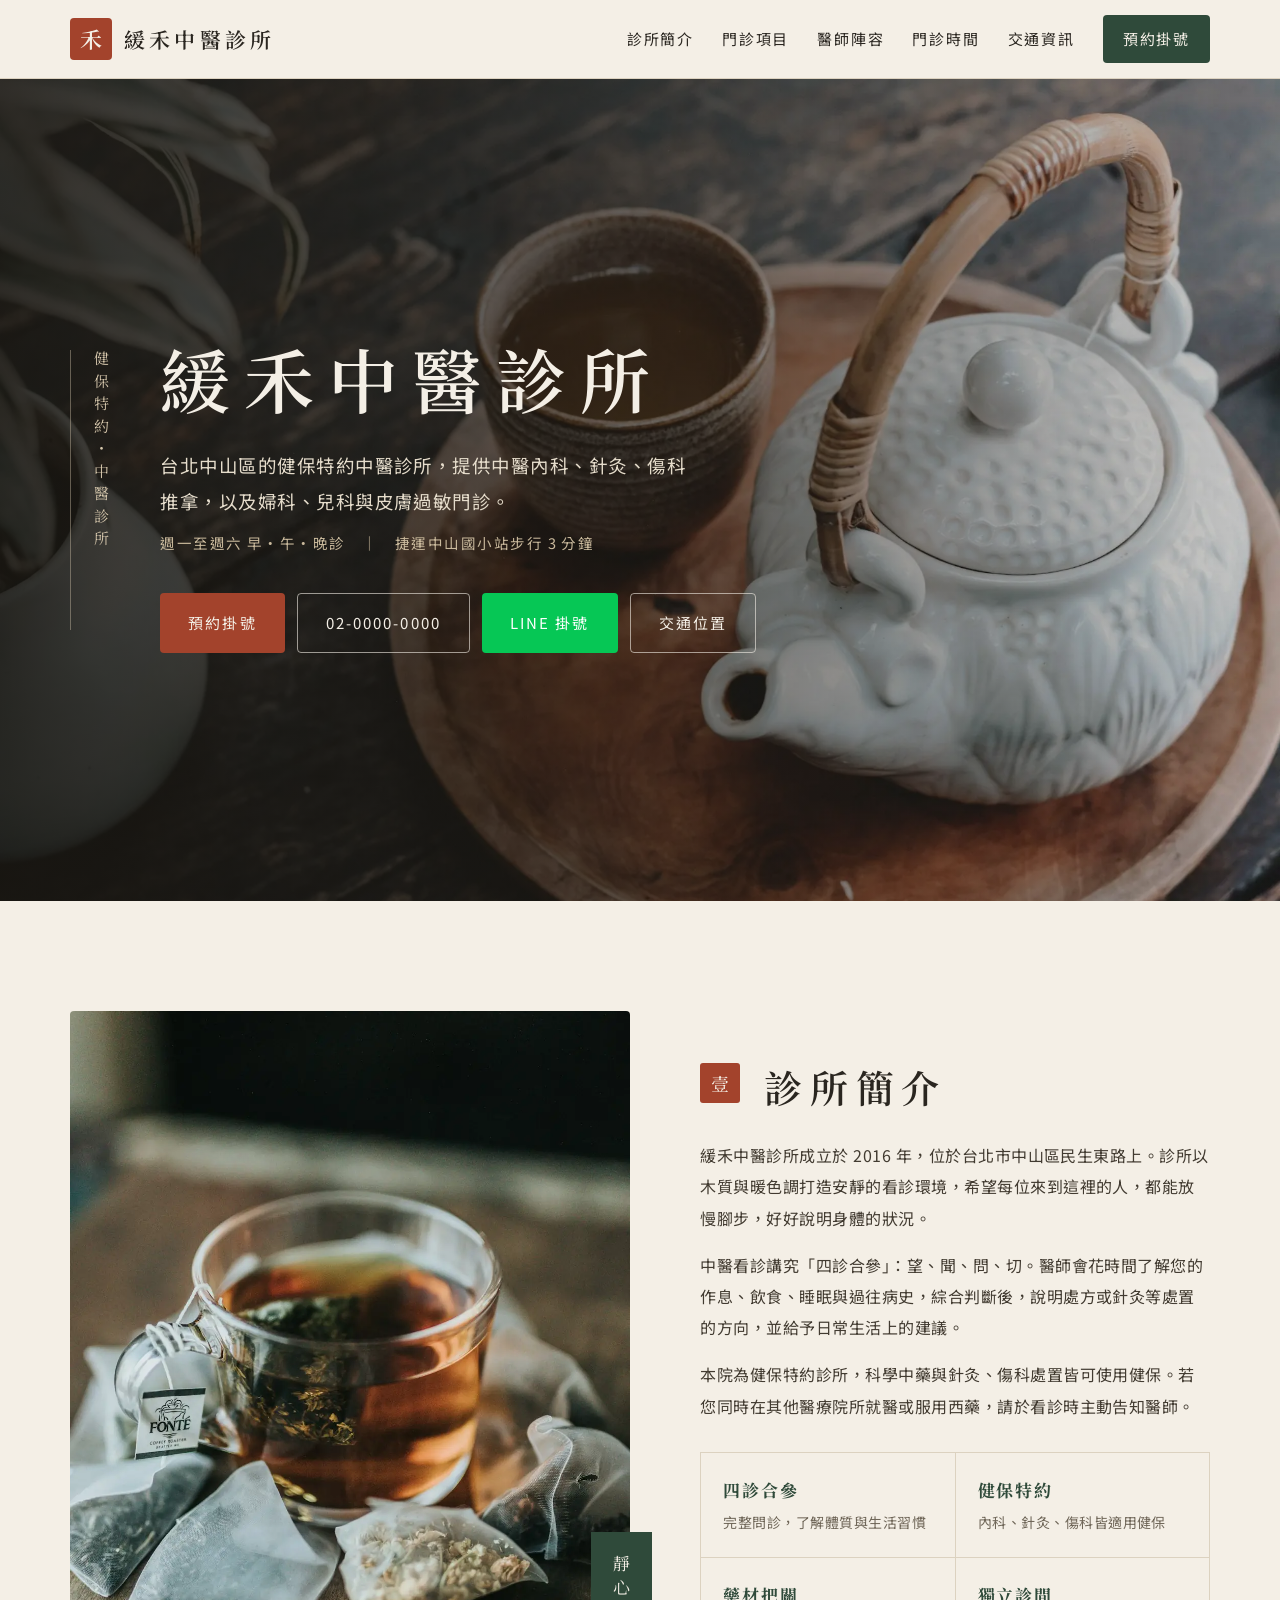
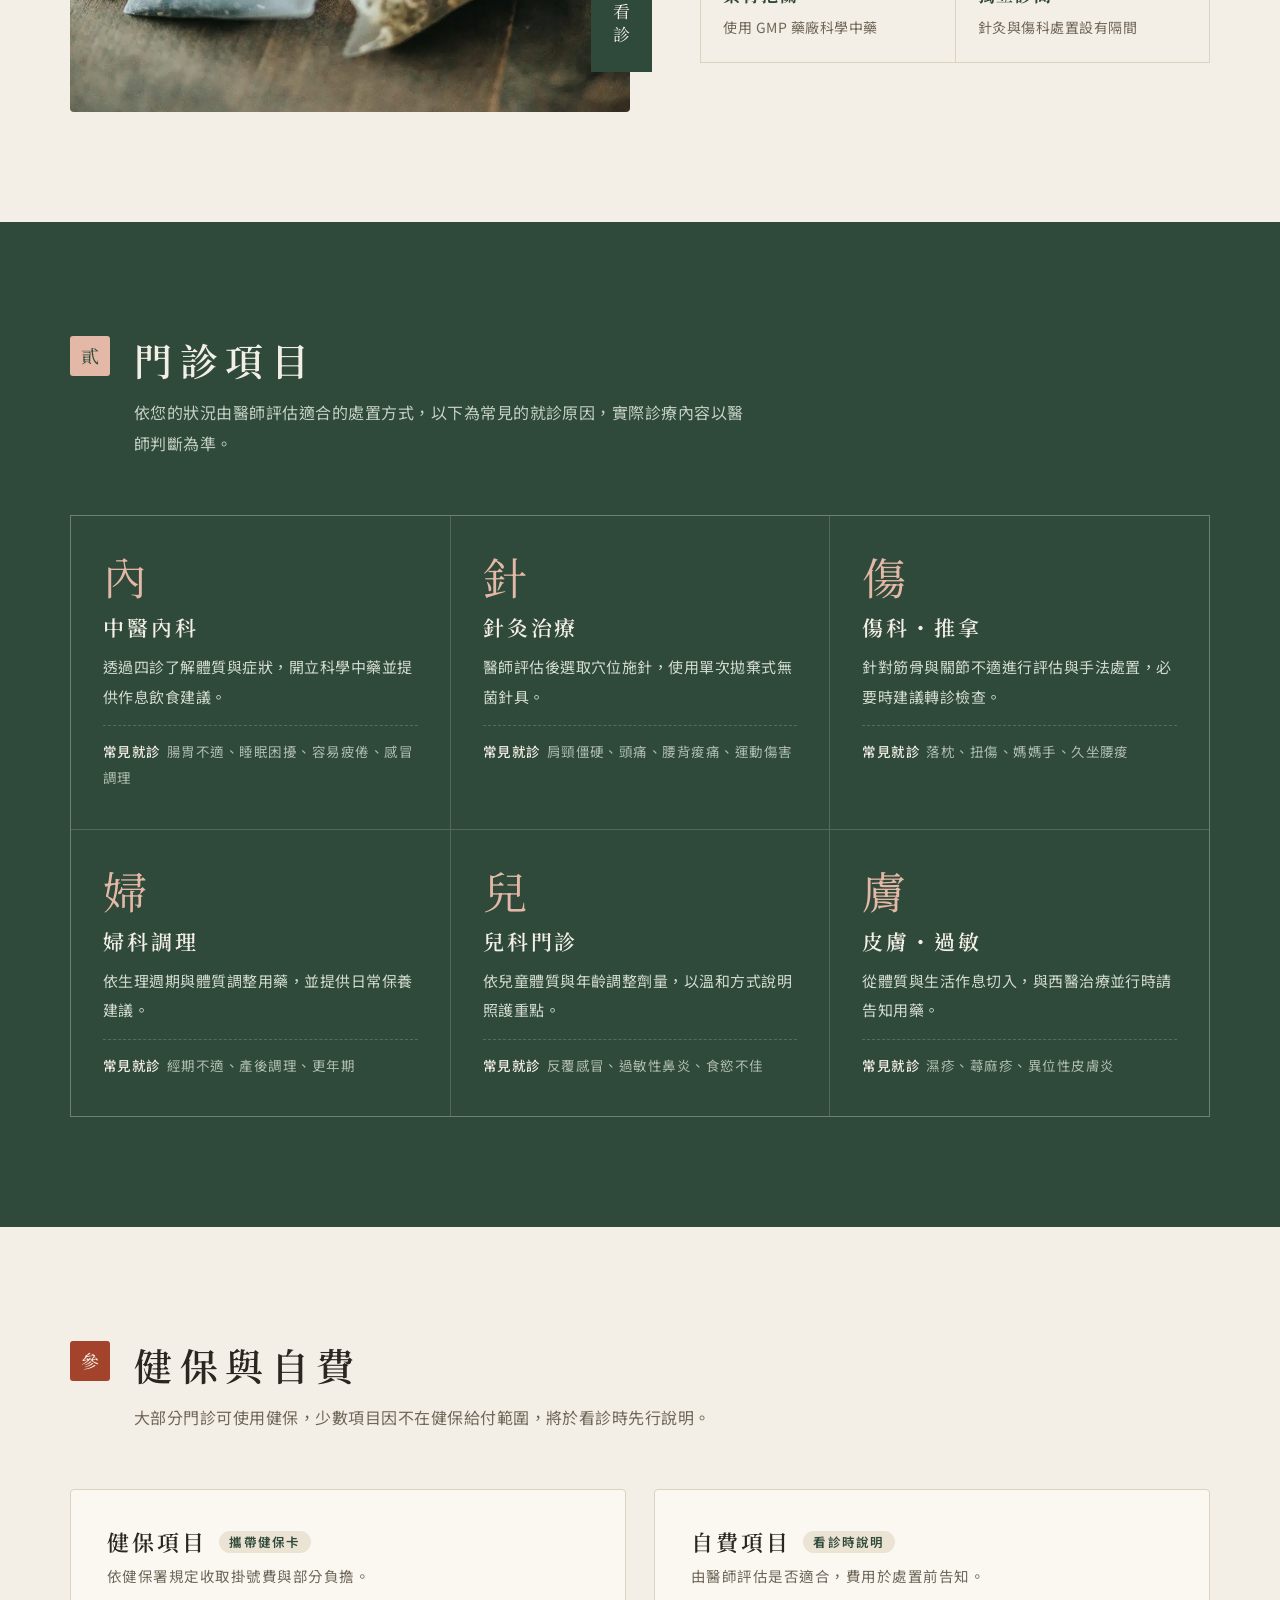
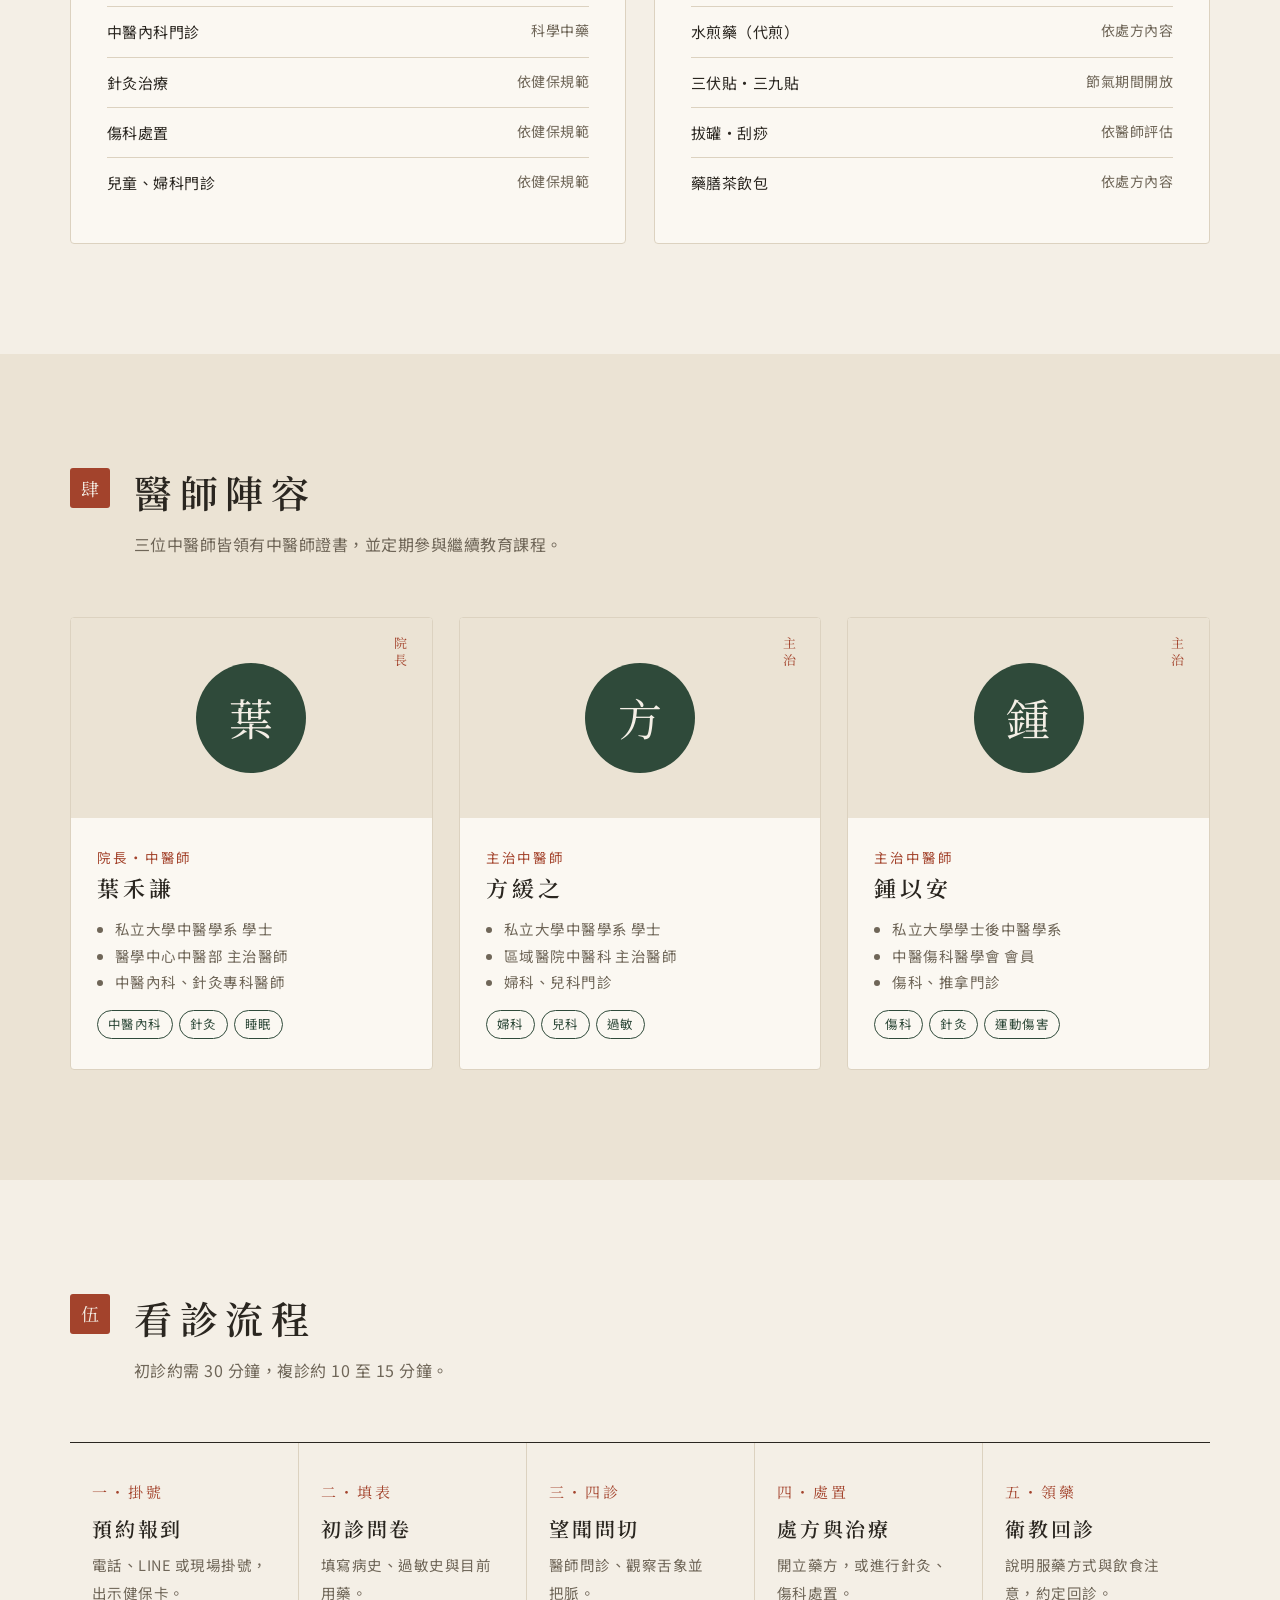
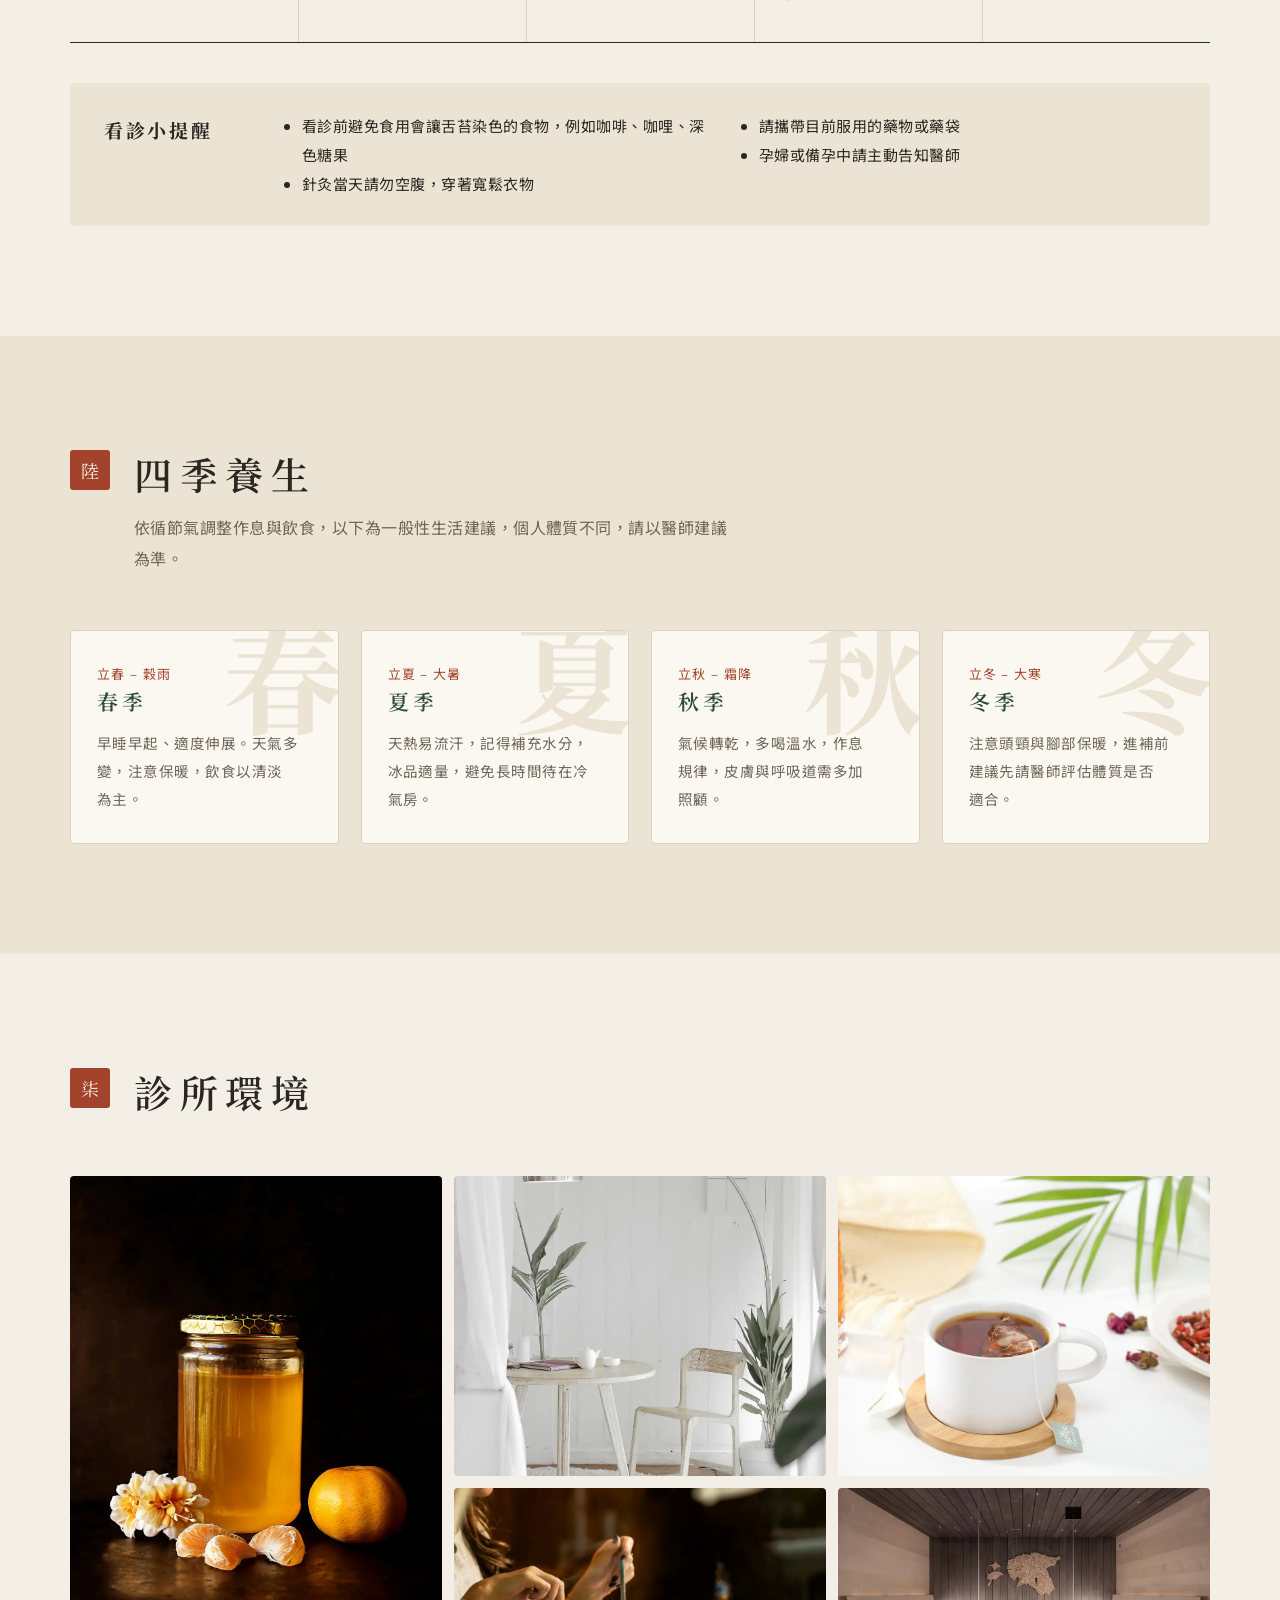
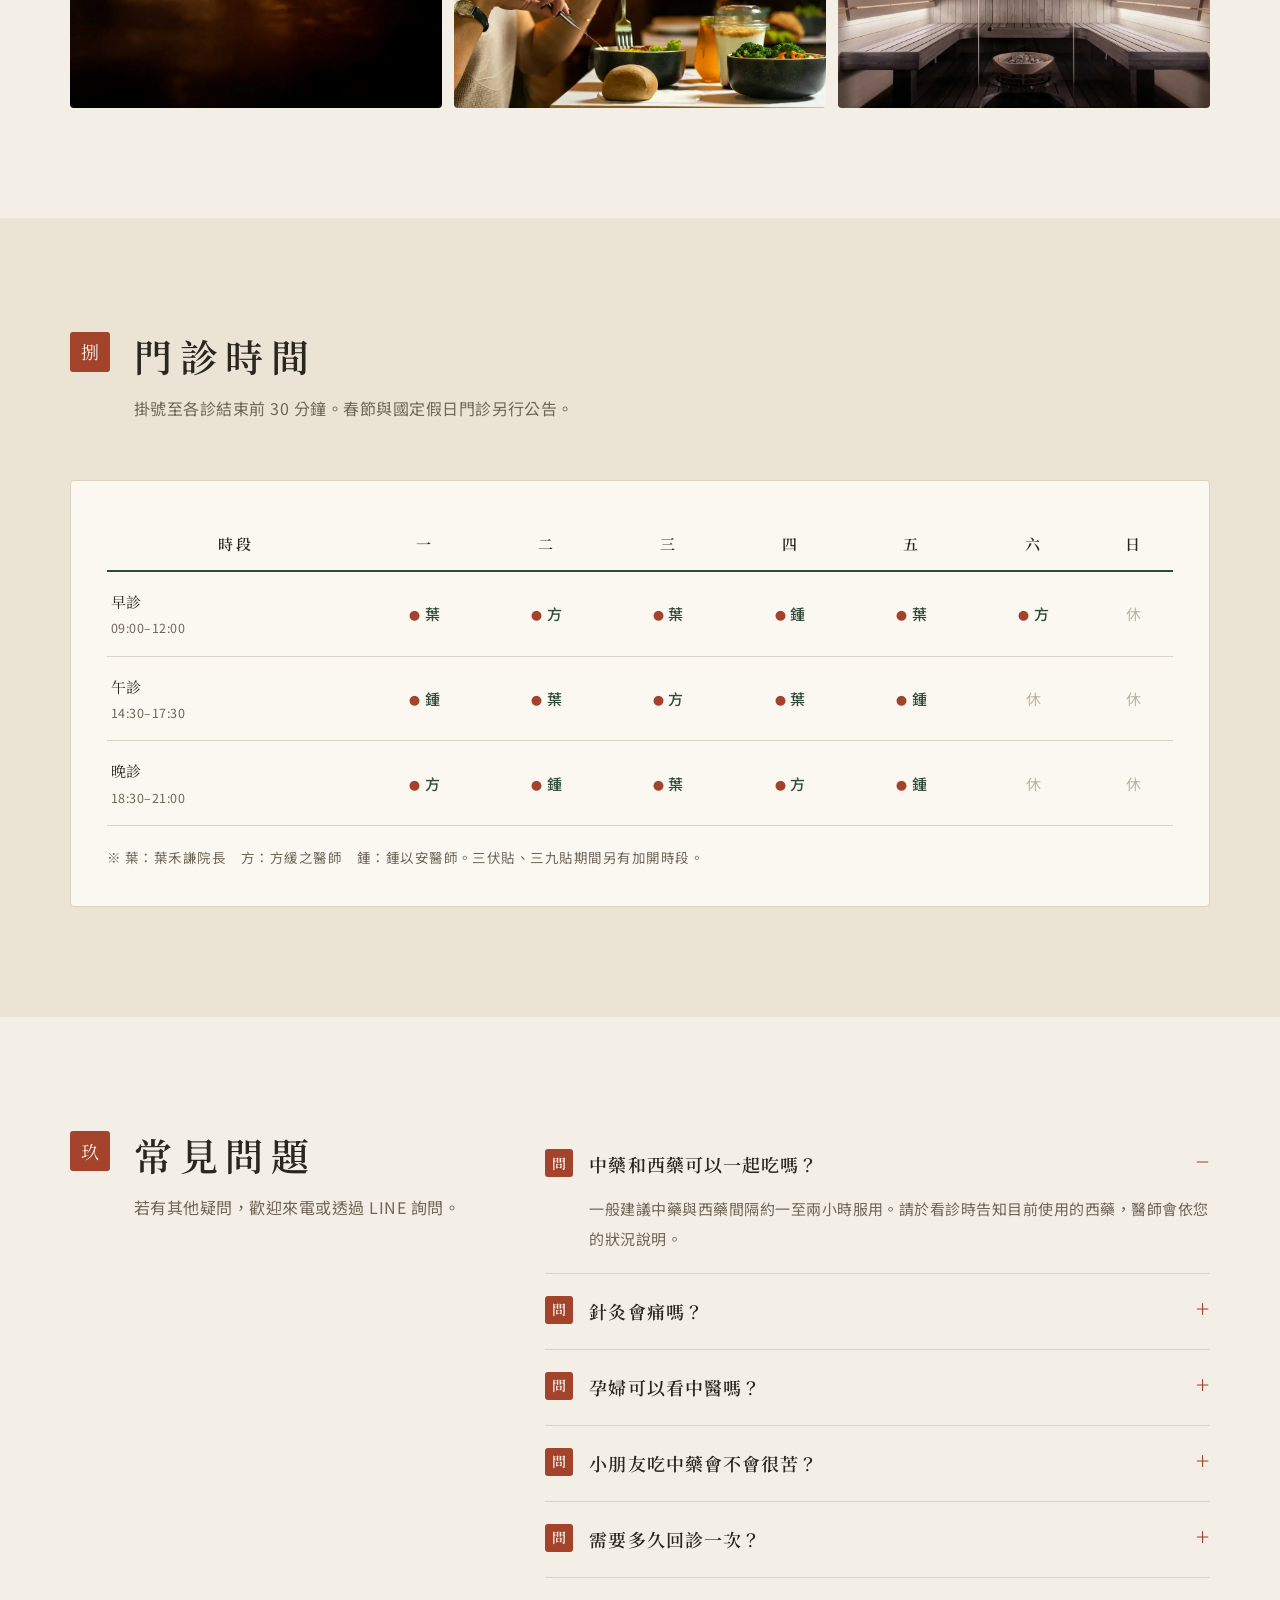
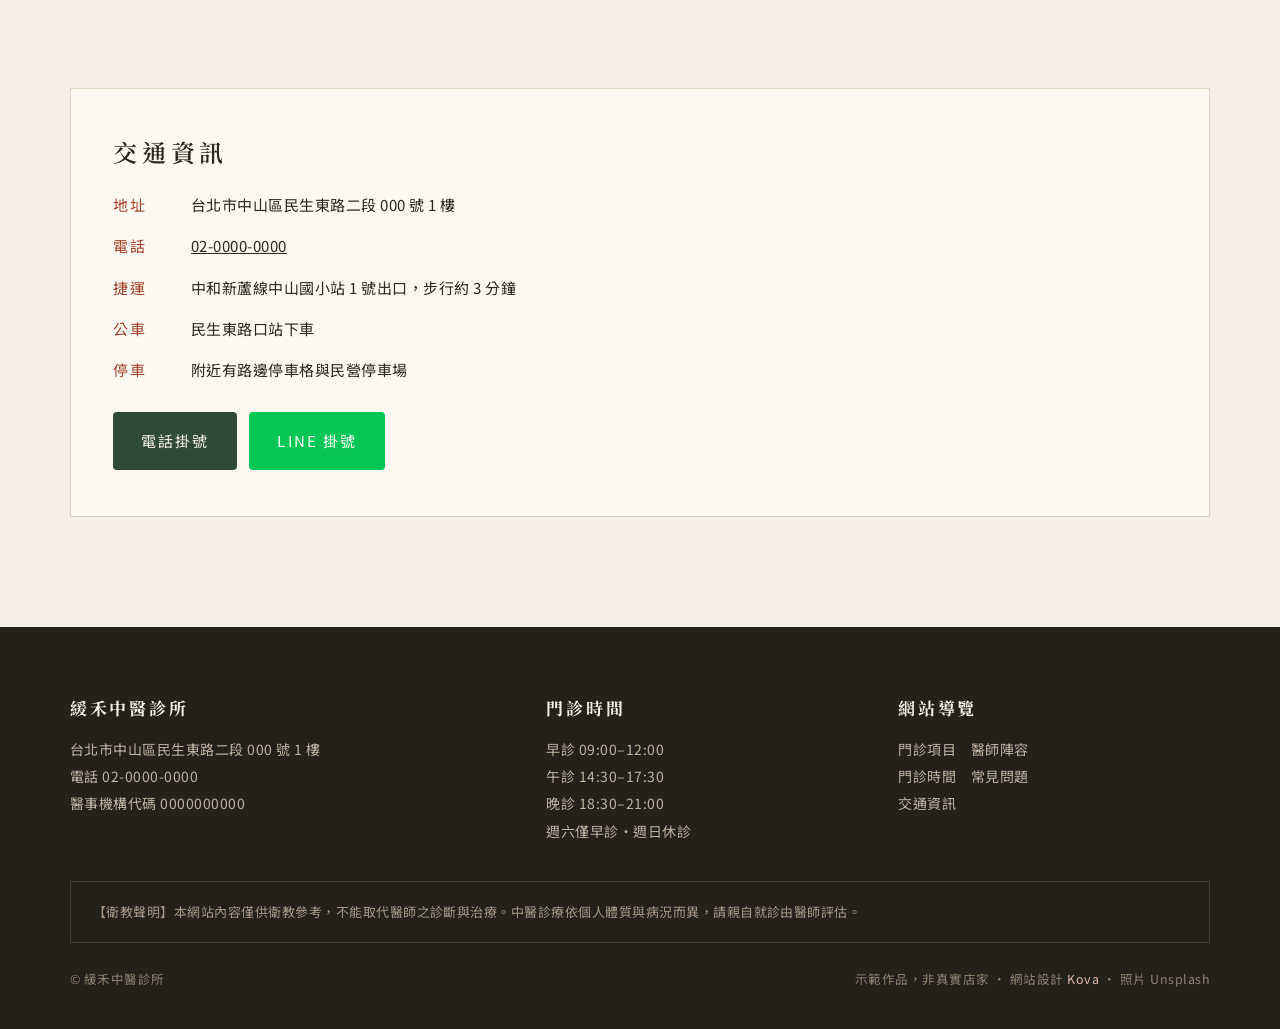
<file: demos/huanhe-tcm/index.html>
<!DOCTYPE html>
<html lang="zh-Hant">
<head>
<meta charset="utf-8">
<meta name="robots" content="noindex">
<meta name="viewport" content="width=device-width, initial-scale=1">
<title>緩禾中醫診所｜台北中山 中醫內科・針灸・傷科・婦兒科（Kova 虛構示範）</title>
<meta name="description" content="緩禾中醫診所位於台北市中山區，健保特約中醫診所，提供中醫內科、針灸、傷科推拿、婦科、兒科與皮膚過敏門診。">
<link rel="icon" href="data:image/svg+xml,%3Csvg xmlns='http://www.w3.org/2000/svg' viewBox='0 0 32 32'%3E%3Crect x='2' y='2' width='28' height='28' rx='3' fill='%23a3432c'/%3E%3Ctext x='16' y='22' font-size='16' text-anchor='middle' fill='%23f4efe6' font-family='serif'%3E禾%3C/text%3E%3C/svg%3E">
<link rel="preconnect" href="https://fonts.googleapis.com"><link rel="preconnect" href="https://fonts.gstatic.com" crossorigin>
<link href="https://fonts.googleapis.com/css2?family=Noto+Serif+TC:wght@400;500;600;700&family=Noto+Sans+TC:wght@400;500&display=swap" rel="stylesheet">
<style>
:root{--paper:#f4efe6;--paper2:#ebe3d4;--ink:#2a2620;--green:#2f4a3a;--green2:#466352;--seal:#a3432c;--mut:#6f6658;--line:#dcd2c0;--white:#fbf8f2;--serif:"Noto Serif TC",serif;--sans:"Noto Sans TC","PingFang TC","Microsoft JhengHei",sans-serif}
*{box-sizing:border-box}html{scroll-behavior:smooth;scroll-padding-top:78px}
body{margin:0;background:var(--paper);color:var(--ink);font-family:var(--sans);line-height:1.95;font-size:16px;letter-spacing:.03em;-webkit-font-smoothing:antialiased}
img{display:block;max-width:100%}a{color:inherit}h1,h2,h3{font-family:var(--serif);font-weight:600;text-wrap:balance;line-height:1.45}p{text-wrap:pretty}
.w{width:min(1140px,calc(100% - 48px));margin:0 auto}
.nav{position:sticky;top:0;z-index:50;background:rgba(244,239,230,.95);backdrop-filter:blur(8px);border-bottom:1px solid var(--line)}
.nav .w{height:78px;display:flex;align-items:center;justify-content:space-between}
.brand{display:flex;align-items:center;gap:12px;text-decoration:none}.seal{width:42px;height:42px;background:var(--seal);color:var(--paper);display:grid;place-items:center;font-family:var(--serif);font-size:22px;border-radius:4px;font-weight:600}
.brand b{font-family:var(--serif);font-size:21px;letter-spacing:.2em;font-weight:600}
.links{display:flex;gap:28px;align-items:center}.links a{text-decoration:none;font-size:15px;letter-spacing:.12em}.links a:hover{color:var(--seal)}
.links .cta{background:var(--green);color:var(--paper);padding:9px 20px;border-radius:4px}.links .cta:hover{background:var(--seal);color:var(--paper)}
.burger{display:none;border:1px solid var(--line);background:none;width:44px;height:44px;border-radius:4px;font-size:20px;cursor:pointer;color:var(--ink)}
.hero{position:relative;min-height:calc(100vh - 78px);display:flex;align-items:center;color:var(--paper);background:#1d1a15 url(img/hero.webp) center/cover no-repeat;overflow:hidden}
.hero:before{content:"";position:absolute;inset:0;background:linear-gradient(90deg,rgba(24,21,16,.88) 0%,rgba(24,21,16,.66) 44%,rgba(24,21,16,.2) 100%)}
.hero .w{position:relative;display:grid;grid-template-columns:auto 1fr;gap:44px;align-items:center;padding:80px 0}
.vert{writing-mode:vertical-rl;font-family:var(--serif);letter-spacing:.5em;font-size:15px;color:#d8c9ae;border-left:1px solid rgba(216,201,174,.4);padding-left:16px;height:280px}
.hero h1{font-size:clamp(40px,5.8vw,70px);margin:0;letter-spacing:.2em;font-weight:600}
.hero p{font-size:clamp(16px,1.5vw,18.5px);color:#e5dccb;max-width:540px;margin:18px 0 10px}.hero .hr{font-size:14.5px;color:#c9b99c;margin:0 0 36px;letter-spacing:.1em}
.btns{display:flex;flex-wrap:wrap;gap:12px}
.btn{display:inline-flex;justify-content:center;align-items:center;padding:14px 28px;border-radius:4px;text-decoration:none;font-size:15px;letter-spacing:.14em;transition:.25s}
.btn.s{background:var(--seal);color:var(--paper)}.btn.s:hover{background:#8a3522}.btn.g{background:var(--green);color:var(--paper)}.btn.w2{border:1px solid rgba(244,239,230,.6);color:var(--paper)}.btn.w2:hover{background:var(--paper);color:var(--ink)}.btn.l{background:#06c755;color:#fff}.btn.k{border:1px solid var(--green);color:var(--green)}
section{padding:110px 0}
.sh{margin-bottom:56px;display:flex;gap:24px;align-items:flex-start}.sh .num{flex:none;width:40px;height:40px;margin-top:4px;background:var(--seal);color:var(--paper);font-family:var(--serif);font-size:18px;display:grid;place-items:center;border-radius:3px}
.sh h2{font-size:clamp(28px,3.2vw,38px);margin:0;letter-spacing:.2em}.sh p{color:var(--mut);margin:10px 0 0;max-width:620px}
.intro{display:grid;grid-template-columns:1.1fr 1fr;gap:70px;align-items:center}
.intro .pic{position:relative}.intro .pic img{width:100%;aspect-ratio:4/5;object-fit:cover;border-radius:4px}
.intro .pic .tag{position:absolute;right:-22px;bottom:40px;background:var(--green);color:var(--paper);writing-mode:vertical-rl;font-family:var(--serif);letter-spacing:.4em;padding:22px 14px;font-size:17px}
.intro p{color:#423b31}
.vals{display:grid;grid-template-columns:1fr 1fr;gap:1px;background:var(--line);border:1px solid var(--line);margin-top:30px}
.vals div{background:var(--paper);padding:20px 22px}.vals b{font-family:var(--serif);font-size:17px;color:var(--green);display:block;letter-spacing:.1em}.vals span{font-size:14px;color:var(--mut)}
.dk{background:var(--green);color:var(--paper)}.dk .sh p{color:#c4cfc2}.dk .sh .num{background:#e3b8a6;color:var(--green)}
.svcs{display:grid;grid-template-columns:repeat(3,1fr);gap:1px;background:rgba(244,239,230,.18);border:1px solid rgba(244,239,230,.18)}
.sv{background:var(--green);padding:38px 32px;transition:.3s}.sv:hover{background:var(--green2)}
.sv .ch{font-family:var(--serif);font-size:44px;color:#e3b8a6;line-height:1}.sv h3{font-size:21px;margin:14px 0 10px;letter-spacing:.14em}
.sv p{color:#d2dacf;font-size:15px;margin:0 0 14px}.sv .why{font-size:13.5px;color:#aebcae;border-top:1px dashed rgba(244,239,230,.2);padding-top:12px}.sv .why b{color:var(--paper);font-weight:500;margin-right:6px}
.cover{display:grid;grid-template-columns:1fr 1fr;gap:28px}
.cv{background:var(--white);border:1px solid var(--line);border-radius:4px;padding:36px 36px}
.cv h3{margin:0 0 4px;font-size:22px;letter-spacing:.14em;display:flex;align-items:center;gap:12px}.cv h3 i{font-style:normal;font-family:var(--sans);font-size:12.5px;letter-spacing:.1em;padding:2px 10px;border-radius:999px;background:var(--paper2);color:var(--green)}
.cv p{color:var(--mut);font-size:14.5px;margin:0 0 16px}.cv ul{list-style:none;padding:0;margin:0}.cv li{padding:10px 0;border-top:1px solid var(--line);font-size:15px;display:flex;justify-content:space-between;gap:16px}.cv li span{color:var(--mut);font-size:14px;text-align:right}
.docs{display:grid;grid-template-columns:repeat(3,1fr);gap:26px}
.doc{background:var(--white);border:1px solid var(--line);border-radius:4px;overflow:hidden}
.doc .top{background:var(--paper2);height:200px;display:flex;align-items:center;justify-content:center;position:relative}
.doc .top span{width:110px;height:110px;border-radius:50%;background:var(--green);color:var(--paper);display:grid;place-items:center;font-family:var(--serif);font-size:44px}
.doc .top em{position:absolute;right:18px;top:18px;writing-mode:vertical-rl;font-style:normal;font-family:var(--serif);font-size:13px;letter-spacing:.3em;color:var(--seal)}
.doc .b{padding:26px 26px 30px}.doc .r{font-size:13.5px;color:var(--seal);letter-spacing:.14em}.doc h3{margin:2px 0 12px;font-size:22px;letter-spacing:.18em}
.doc ul{margin:0;padding-left:18px;font-size:14.5px;color:var(--mut);line-height:1.85}.doc .sp{margin-top:14px;display:flex;flex-wrap:wrap;gap:6px}.doc .sp span{font-size:12.5px;border:1px solid var(--green);color:var(--green);padding:1px 10px;border-radius:999px}
.flow{display:grid;grid-template-columns:repeat(5,1fr);border-top:1px solid var(--ink);border-bottom:1px solid var(--ink)}
.fl{padding:34px 22px;border-left:1px solid var(--line)}.fl:first-child{border-left:0}
.fl .n{font-family:var(--serif);font-size:15px;color:var(--seal);letter-spacing:.2em}.fl h3{margin:8px 0 8px;font-size:20px;letter-spacing:.14em}.fl p{margin:0;color:var(--mut);font-size:14.5px}
.tips{margin-top:40px;background:var(--paper2);padding:28px 34px;border-radius:4px;display:grid;grid-template-columns:160px 1fr;gap:20px;font-size:15px}.tips b{font-family:var(--serif);font-size:19px;letter-spacing:.14em}.tips ul{margin:0;padding-left:18px;columns:2;column-gap:40px}
.season{display:grid;grid-template-columns:repeat(4,1fr);gap:22px}
.ss{background:var(--white);border:1px solid var(--line);border-radius:4px;padding:30px 26px;position:relative;overflow:hidden}
.ss .big{position:absolute;right:-6px;top:-18px;font-family:var(--serif);font-size:120px;color:var(--paper2);line-height:1;font-weight:700;z-index:0}
.ss>*{position:relative}.ss h3{margin:0;font-size:21px;letter-spacing:.2em;color:var(--green)}.ss .t{font-size:13px;color:var(--seal);letter-spacing:.1em}.ss p{margin:12px 0 0;font-size:14.5px;color:var(--mut)}
.gal{display:grid;grid-template-columns:repeat(3,1fr);grid-template-rows:300px 220px;gap:12px}.gal img{width:100%;height:100%;object-fit:cover;border-radius:4px}.gal img:nth-child(1){grid-row:span 2}
.htab{background:var(--white);border:1px solid var(--line);border-radius:4px;padding:36px;overflow-x:auto}
table{width:100%;border-collapse:collapse;text-align:center;font-size:15px}th{font-family:var(--serif);font-weight:600;letter-spacing:.14em;padding:12px 4px;border-bottom:2px solid var(--green)}
td{padding:15px 4px;border-bottom:1px solid var(--line)}td:first-child{font-family:var(--serif);text-align:left}td:first-child small{display:block;font-family:var(--sans);font-size:12.5px;color:var(--mut)}
.on{color:var(--green);font-weight:500}.on:before{content:"●";color:var(--seal);margin-right:4px;font-size:11px}.off{color:#bdb3a3}
.hn{font-size:13.5px;color:var(--mut);margin:18px 0 0}
.faq{display:grid;grid-template-columns:1fr 1.6fr;gap:60px}
details{border-bottom:1px solid var(--line);padding:20px 0}summary{cursor:pointer;list-style:none;font-family:var(--serif);font-size:18px;font-weight:600;letter-spacing:.06em;display:flex;gap:16px;justify-content:space-between}summary::-webkit-details-marker{display:none}
summary:before{content:"問";flex:none;width:28px;height:28px;background:var(--seal);color:var(--paper);display:grid;place-items:center;font-size:14px;border-radius:3px;margin-top:2px}
summary span{flex:1}summary:after{content:"+";color:var(--seal);font-size:22px;line-height:1.3}details[open] summary:after{content:"−"}details p{margin:12px 0 0 44px;color:var(--mut);font-size:15px}
.loc{display:grid;grid-template-columns:1fr 1.3fr;gap:0;border:1px solid var(--line);background:var(--white)}
.loc .tx{padding:46px 42px}.loc h3{margin:0 0 20px;font-size:24px;letter-spacing:.2em}.loc dl{margin:0;display:grid;grid-template-columns:66px 1fr;gap:12px;font-size:15px}.loc dt{color:var(--seal);letter-spacing:.12em}.loc dd{margin:0}
.map iframe{width:100%;height:100%;min-height:420px;border:0;display:block;filter:sepia(.25)}
footer{background:#24211b;color:#bdb3a2;padding:64px 0 38px;font-size:14px}
.fg{display:grid;grid-template-columns:1.4fr 1fr 1fr;gap:40px}footer h4{font-family:var(--serif);color:var(--paper);font-size:17px;margin:0 0 12px;letter-spacing:.16em}footer p{margin:0}footer a{text-decoration:none}footer a:hover{color:#fff}
.disc{margin-top:36px;padding:18px 22px;border:1px solid rgba(244,239,230,.12);font-size:13px;color:#a39885;line-height:1.85}
.legal{margin-top:24px;display:flex;justify-content:space-between;flex-wrap:wrap;gap:10px;font-size:12.5px;color:#8c8270}.legal a{color:#e3b8a6}
.mbar{display:none}br.mb{display:none}@media(max-width:760px){br.mb{display:inline}.sep{display:none}}
@media(max-width:1000px){.svcs,.docs{grid-template-columns:1fr 1fr}.season{grid-template-columns:1fr 1fr}.flow{grid-template-columns:1fr}.fl{border-left:0;border-top:1px solid var(--line);display:grid;grid-template-columns:90px 1fr;padding:22px 4px}.fl:first-child{border-top:0}.fl .n{grid-row:span 2;padding-top:6px}.fl h3{margin:0}.faq{grid-template-columns:1fr;gap:10px}}
@media(max-width:760px){
 .w{width:calc(100% - 36px)}section{padding:76px 0}
 .links{display:none;position:absolute;top:78px;left:0;right:0;background:var(--paper);flex-direction:column;align-items:stretch;gap:0;padding:6px 22px 22px;border-bottom:1px solid var(--line)}.links.open{display:flex}.links a{padding:14px 0;border-bottom:1px solid var(--line)}.links .cta{text-align:center;margin-top:14px}
 .burger{display:block}
 .hero{min-height:auto}.hero:before{background:linear-gradient(180deg,rgba(24,21,16,.35),rgba(24,21,16,.85) 55%)}.hero .w{grid-template-columns:1fr;padding:240px 0 50px}.vert{display:none}.hero h1{letter-spacing:.12em}
 .btns{display:grid;grid-template-columns:1fr 1fr;gap:10px}.btn{padding:13px 8px;letter-spacing:.08em}
 .intro{grid-template-columns:1fr;gap:44px}.intro .pic .tag{right:12px}.vals{grid-template-columns:1fr}
 .svcs,.docs,.cover,.season{grid-template-columns:1fr}.sv{padding:30px 24px}.cv{padding:28px 22px}
 .tips{grid-template-columns:1fr;padding:24px}.tips ul{columns:1}
 .gal{grid-template-columns:1fr 1fr;grid-template-rows:220px 150px 150px}.gal img:nth-child(1){grid-row:auto;grid-column:span 2}
 .htab{padding:18px 10px}table{font-size:13.5px}th,td{padding:12px 1px}.on:before{display:none}td:first-child small{font-size:11px}
 .loc{grid-template-columns:1fr}.loc .tx{padding:32px 24px}.map iframe{min-height:300px}.fg{grid-template-columns:1fr}
 .mbar{display:grid;grid-template-columns:1fr 1fr 1fr;position:fixed;left:0;right:0;bottom:0;z-index:40;background:var(--paper);border-top:1px solid var(--line)}
 .mbar a{padding:13px 0;text-align:center;text-decoration:none;font-size:14px;letter-spacing:.1em}.mbar .l{background:#06c755;color:#fff}.mbar .s{background:var(--seal);color:var(--paper)}
 footer{padding-bottom:90px}
}
</style>
</head>
<body>
<header class="nav"><div class="w">
 <a class="brand" href="#top"><span class="seal">禾</span><b>緩禾中醫診所</b></a>
 <nav class="links" id="links"><a href="#about">診所簡介</a><a href="#services">門診項目</a><a href="#doctors">醫師陣容</a><a href="#hours">門診時間</a><a href="#visit">交通資訊</a><a class="cta" href="#hours">預約掛號</a></nav>
 <button class="burger" id="burger" aria-label="選單">☰</button>
</div></header>

<section class="hero" id="top" style="padding:0"><div class="w">
 <div class="vert">健保特約・中醫診所</div>
 <div>
  <h1>緩禾中醫診所</h1>
  <p>台北中山區的健保特約中醫診所，提供中醫內科、針灸、傷科推拿，以及婦科、兒科與皮膚過敏門診。</p>
  <p class="hr">週一至週六 早・午・晚診<span class="sep">　｜　</span><br class="mb">捷運中山國小站步行 3 分鐘</p>
  <div class="btns"><a class="btn s" href="#hours">預約掛號</a><a class="btn w2" href="tel:+886200000000">02-0000-0000</a><a class="btn l" href="#visit">LINE 掛號</a><a class="btn w2" href="#visit">交通位置</a></div>
 </div>
</div></section>

<section id="about"><div class="w intro">
 <div class="pic"><img src="img/tea.webp" alt="候診區茶飲" loading="lazy"><div class="tag">靜心看診</div></div>
 <div>
  <div class="sh" style="margin-bottom:26px"><div class="num">壹</div><div><h2>診所簡介</h2></div></div>
  <p>緩禾中醫診所成立於 2016 年，位於台北市中山區民生東路上。診所以木質與暖色調打造安靜的看診環境，希望每位來到這裡的人，都能放慢腳步，好好說明身體的狀況。</p>
  <p>中醫看診講究「四診合參」：望、聞、問、切。醫師會花時間了解您的作息、飲食、睡眠與過往病史，綜合判斷後，說明處方或針灸等處置的方向，並給予日常生活上的建議。</p>
  <p>本院為健保特約診所，科學中藥與針灸、傷科處置皆可使用健保。若您同時在其他醫療院所就醫或服用西藥，請於看診時主動告知醫師。</p>
  <div class="vals"><div><b>四診合參</b><span>完整問診，了解體質與生活習慣</span></div><div><b>健保特約</b><span>內科、針灸、傷科皆適用健保</span></div><div><b>藥材把關</b><span>使用 GMP 藥廠科學中藥</span></div><div><b>獨立診間</b><span>針灸與傷科處置設有隔間</span></div></div>
 </div>
</div></section>

<section class="dk" id="services"><div class="w">
 <div class="sh"><div class="num">貳</div><div><h2>門診項目</h2><p>依您的狀況由醫師評估適合的處置方式，以下為常見的就診原因，實際診療內容以醫師判斷為準。</p></div></div>
 <div class="svcs">
  <div class="sv"><div class="ch">內</div><h3>中醫內科</h3><p>透過四診了解體質與症狀，開立科學中藥並提供作息飲食建議。</p><div class="why"><b>常見就診</b>腸胃不適、睡眠困擾、容易疲倦、感冒調理</div></div>
  <div class="sv"><div class="ch">針</div><h3>針灸治療</h3><p>醫師評估後選取穴位施針，使用單次拋棄式無菌針具。</p><div class="why"><b>常見就診</b>肩頸僵硬、頭痛、腰背痠痛、運動傷害</div></div>
  <div class="sv"><div class="ch">傷</div><h3>傷科・推拿</h3><p>針對筋骨與關節不適進行評估與手法處置，必要時建議轉診檢查。</p><div class="why"><b>常見就診</b>落枕、扭傷、媽媽手、久坐腰痠</div></div>
  <div class="sv"><div class="ch">婦</div><h3>婦科調理</h3><p>依生理週期與體質調整用藥，並提供日常保養建議。</p><div class="why"><b>常見就診</b>經期不適、產後調理、更年期</div></div>
  <div class="sv"><div class="ch">兒</div><h3>兒科門診</h3><p>依兒童體質與年齡調整劑量，以溫和方式說明照護重點。</p><div class="why"><b>常見就診</b>反覆感冒、過敏性鼻炎、食慾不佳</div></div>
  <div class="sv"><div class="ch">膚</div><h3>皮膚・過敏</h3><p>從體質與生活作息切入，與西醫治療並行時請告知用藥。</p><div class="why"><b>常見就診</b>濕疹、蕁麻疹、異位性皮膚炎</div></div>
 </div>
</div></section>

<section><div class="w">
 <div class="sh"><div class="num">參</div><div><h2>健保與自費</h2><p>大部分門診可使用健保，少數項目因不在健保給付範圍，將於看診時先行說明。</p></div></div>
 <div class="cover">
  <div class="cv"><h3>健保項目<i>攜帶健保卡</i></h3><p>依健保署規定收取掛號費與部分負擔。</p><ul><li>中醫內科門診<span>科學中藥</span></li><li>針灸治療<span>依健保規範</span></li><li>傷科處置<span>依健保規範</span></li><li>兒童、婦科門診<span>依健保規範</span></li></ul></div>
  <div class="cv"><h3>自費項目<i>看診時說明</i></h3><p>由醫師評估是否適合，費用於處置前告知。</p><ul><li>水煎藥（代煎）<span>依處方內容</span></li><li>三伏貼・三九貼<span>節氣期間開放</span></li><li>拔罐・刮痧<span>依醫師評估</span></li><li>藥膳茶飲包<span>依處方內容</span></li></ul></div>
 </div>
</div></section>

<section style="background:var(--paper2)" id="doctors"><div class="w">
 <div class="sh"><div class="num">肆</div><div><h2>醫師陣容</h2><p>三位中醫師皆領有中醫師證書，並定期參與繼續教育課程。</p></div></div>
 <div class="docs">
  <div class="doc"><div class="top"><span>葉</span><em>院長</em></div><div class="b"><div class="r">院長・中醫師</div><h3>葉禾謙</h3><ul><li>私立大學中醫學系 學士</li><li>醫學中心中醫部 主治醫師</li><li>中醫內科、針灸專科醫師</li></ul><div class="sp"><span>中醫內科</span><span>針灸</span><span>睡眠</span></div></div></div>
  <div class="doc"><div class="top"><span>方</span><em>主治</em></div><div class="b"><div class="r">主治中醫師</div><h3>方緩之</h3><ul><li>私立大學中醫學系 學士</li><li>區域醫院中醫科 主治醫師</li><li>婦科、兒科門診</li></ul><div class="sp"><span>婦科</span><span>兒科</span><span>過敏</span></div></div></div>
  <div class="doc"><div class="top"><span>鍾</span><em>主治</em></div><div class="b"><div class="r">主治中醫師</div><h3>鍾以安</h3><ul><li>私立大學學士後中醫學系</li><li>中醫傷科醫學會 會員</li><li>傷科、推拿門診</li></ul><div class="sp"><span>傷科</span><span>針灸</span><span>運動傷害</span></div></div></div>
 </div>
</div></section>

<section><div class="w">
 <div class="sh"><div class="num">伍</div><div><h2>看診流程</h2><p>初診約需 30 分鐘，複診約 10 至 15 分鐘。</p></div></div>
 <div class="flow">
  <div class="fl"><div class="n">一・掛號</div><h3>預約報到</h3><p>電話、LINE 或現場掛號，出示健保卡。</p></div>
  <div class="fl"><div class="n">二・填表</div><h3>初診問卷</h3><p>填寫病史、過敏史與目前用藥。</p></div>
  <div class="fl"><div class="n">三・四診</div><h3>望聞問切</h3><p>醫師問診、觀察舌象並把脈。</p></div>
  <div class="fl"><div class="n">四・處置</div><h3>處方與治療</h3><p>開立藥方，或進行針灸、傷科處置。</p></div>
  <div class="fl"><div class="n">五・領藥</div><h3>衛教回診</h3><p>說明服藥方式與飲食注意，約定回診。</p></div>
 </div>
 <div class="tips"><b>看診小提醒</b><ul><li>看診前避免食用會讓舌苔染色的食物，例如咖啡、咖哩、深色糖果</li><li>針灸當天請勿空腹，穿著寬鬆衣物</li><li>請攜帶目前服用的藥物或藥袋</li><li>孕婦或備孕中請主動告知醫師</li></ul></div>
</div></section>

<section style="background:var(--paper2)"><div class="w">
 <div class="sh"><div class="num">陸</div><div><h2>四季養生</h2><p>依循節氣調整作息與飲食，以下為一般性生活建議，個人體質不同，請以醫師建議為準。</p></div></div>
 <div class="season">
  <div class="ss"><div class="big">春</div><div class="t">立春 – 穀雨</div><h3>春季</h3><p>早睡早起、適度伸展。天氣多變，注意保暖，飲食以清淡為主。</p></div>
  <div class="ss"><div class="big">夏</div><div class="t">立夏 – 大暑</div><h3>夏季</h3><p>天熱易流汗，記得補充水分，冰品適量，避免長時間待在冷氣房。</p></div>
  <div class="ss"><div class="big">秋</div><div class="t">立秋 – 霜降</div><h3>秋季</h3><p>氣候轉乾，多喝溫水，作息規律，皮膚與呼吸道需多加照顧。</p></div>
  <div class="ss"><div class="big">冬</div><div class="t">立冬 – 大寒</div><h3>冬季</h3><p>注意頭頸與腳部保暖，進補前建議先請醫師評估體質是否適合。</p></div>
 </div>
</div></section>

<section><div class="w">
 <div class="sh"><div class="num">柒</div><div><h2>診所環境</h2></div></div>
 <div class="gal"><img src="img/honey.webp" alt="藥材" loading="lazy"><img src="img/chair.webp" alt="候診區" loading="lazy"><img src="img/cup.webp" alt="養生茶" loading="lazy"><img src="img/jars.webp" alt="藥膳" loading="lazy"><img src="img/room.webp" alt="診間" loading="lazy"></div>
</div></section>

<section style="background:var(--paper2)" id="hours"><div class="w">
 <div class="sh"><div class="num">捌</div><div><h2>門診時間</h2><p>掛號至各診結束前 30 分鐘。春節與國定假日門診另行公告。</p></div></div>
 <div class="htab"><table>
  <tr><th>時段</th><th>一</th><th>二</th><th>三</th><th>四</th><th>五</th><th>六</th><th>日</th></tr>
  <tr><td>早診<small>09:00–12:00</small></td><td class="on">葉</td><td class="on">方</td><td class="on">葉</td><td class="on">鍾</td><td class="on">葉</td><td class="on">方</td><td class="off">休</td></tr>
  <tr><td>午診<small>14:30–17:30</small></td><td class="on">鍾</td><td class="on">葉</td><td class="on">方</td><td class="on">葉</td><td class="on">鍾</td><td class="off">休</td><td class="off">休</td></tr>
  <tr><td>晚診<small>18:30–21:00</small></td><td class="on">方</td><td class="on">鍾</td><td class="on">葉</td><td class="on">方</td><td class="on">鍾</td><td class="off">休</td><td class="off">休</td></tr>
 </table><p class="hn">※ 葉：葉禾謙院長　方：方緩之醫師　鍾：鍾以安醫師。三伏貼、三九貼期間另有加開時段。</p></div>
</div></section>

<section id="faq"><div class="w faq">
 <div class="sh"><div class="num">玖</div><div><h2>常見問題</h2><p>若有其他疑問，歡迎來電或透過 LINE 詢問。</p></div></div>
 <div>
  <details open><summary><span>中藥和西藥可以一起吃嗎？</span></summary><p>一般建議中藥與西藥間隔約一至兩小時服用。請於看診時告知目前使用的西藥，醫師會依您的狀況說明。</p></details>
  <details><summary><span>針灸會痛嗎？</span></summary><p>下針時可能有輕微刺痛，留針時會有痠、脹、麻的感覺，多數人可以接受。若感到不適，請隨時告知醫師。</p></details>
  <details><summary><span>孕婦可以看中醫嗎？</span></summary><p>可以，但部分藥材與穴位孕期需要避免。請在掛號與看診時主動告知懷孕週數。</p></details>
  <details><summary><span>小朋友吃中藥會不會很苦？</span></summary><p>兒童用藥會依年齡調整劑量，科學中藥可加少量溫水或蜂蜜（一歲以上）調和，讓孩子較容易入口。</p></details>
  <details><summary><span>需要多久回診一次？</span></summary><p>依病況而定，一般約每一至兩週回診，醫師會依您的狀況調整處方與回診時間。</p></details>
 </div>
</div></section>

<section style="padding-top:0" id="visit"><div class="w">
 <div class="loc">
  <div class="tx"><h3>交通資訊</h3><dl><dt>地址</dt><dd>台北市中山區民生東路二段 000 號 1 樓</dd><dt>電話</dt><dd><a href="tel:+886200000000">02-0000-0000</a></dd><dt>捷運</dt><dd>中和新蘆線中山國小站 1 號出口，步行約 3 分鐘</dd><dt>公車</dt><dd>民生東路口站下車</dd><dt>停車</dt><dd>附近有路邊停車格與民營停車場</dd></dl>
   <div class="btns" style="margin-top:28px"><a class="btn g" href="tel:+886200000000">電話掛號</a><a class="btn l" href="#visit">LINE 掛號</a></div></div>
  <div class="map"><iframe loading="lazy" title="地圖" src="https://www.google.com/maps?q=台北市中山區民生東路二段&z=16&hl=zh-TW&output=embed"></iframe></div>
 </div>
</div></section>

<footer><div class="w">
 <div class="fg">
  <div><h4>緩禾中醫診所</h4><p>台北市中山區民生東路二段 000 號 1 樓<br>電話 02-0000-0000<br>醫事機構代碼 0000000000</p></div>
  <div><h4>門診時間</h4><p>早診 09:00–12:00<br>午診 14:30–17:30<br>晚診 18:30–21:00<br>週六僅早診・週日休診</p></div>
  <div><h4>網站導覽</h4><p><a href="#services">門診項目</a>　<a href="#doctors">醫師陣容</a><br><a href="#hours">門診時間</a>　<a href="#faq">常見問題</a><br><a href="#visit">交通資訊</a></p></div>
 </div>
 <div class="disc">【衛教聲明】本網站內容僅供衛教參考，不能取代醫師之診斷與治療。中醫診療依個人體質與病況而異，請親自就診由醫師評估。</div>
 <div class="legal"><span>© 緩禾中醫診所</span><span>示範作品，非真實店家 · 網站設計 <a href="https://kova.tw">Kova</a> · 照片 Unsplash</span></div>
</div></footer>
<div class="mbar"><a href="tel:+886200000000">撥打電話</a><a class="l" href="#visit">LINE 掛號</a><a class="s" href="#hours">門診時間</a></div>
<script>
const links=document.getElementById('links');document.getElementById('burger').onclick=()=>links.classList.toggle('open');
links.querySelectorAll('a').forEach(a=>a.onclick=()=>links.classList.remove('open'));
</script>
</body>
</html>
</file>
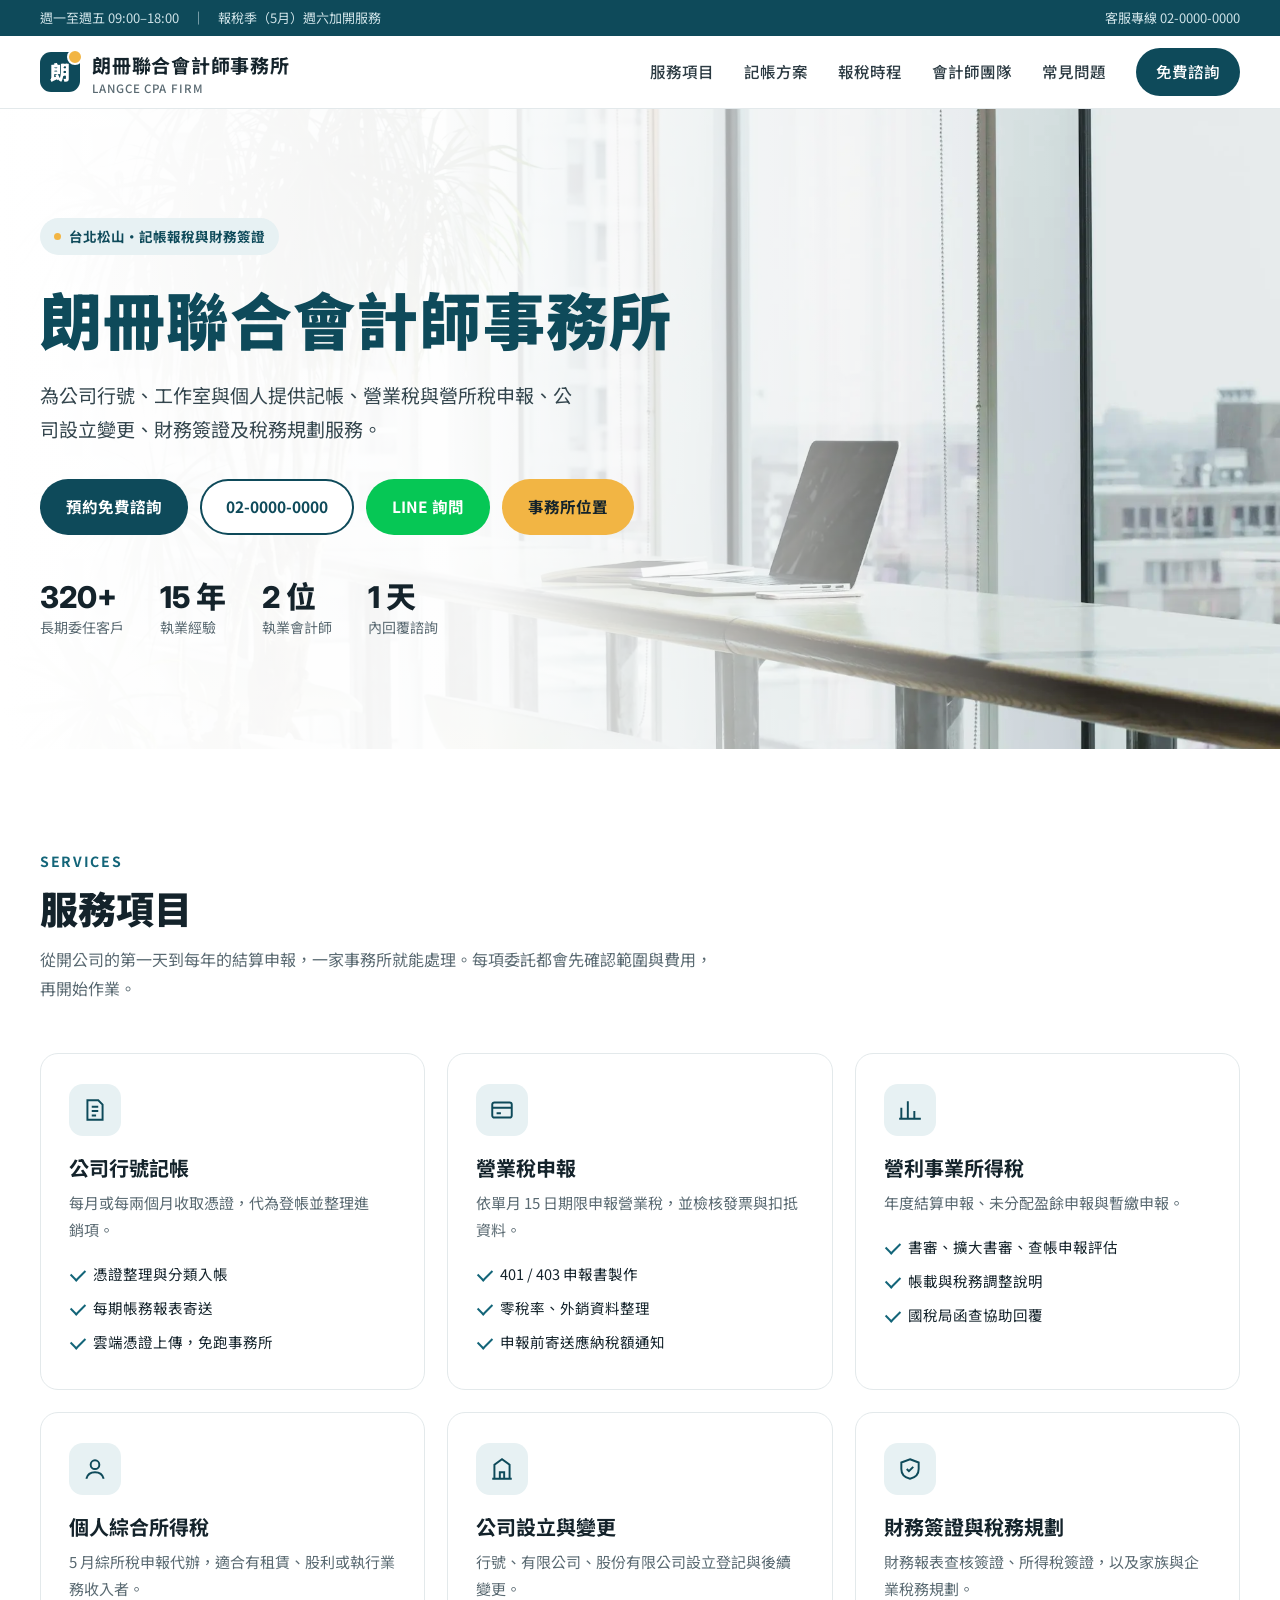
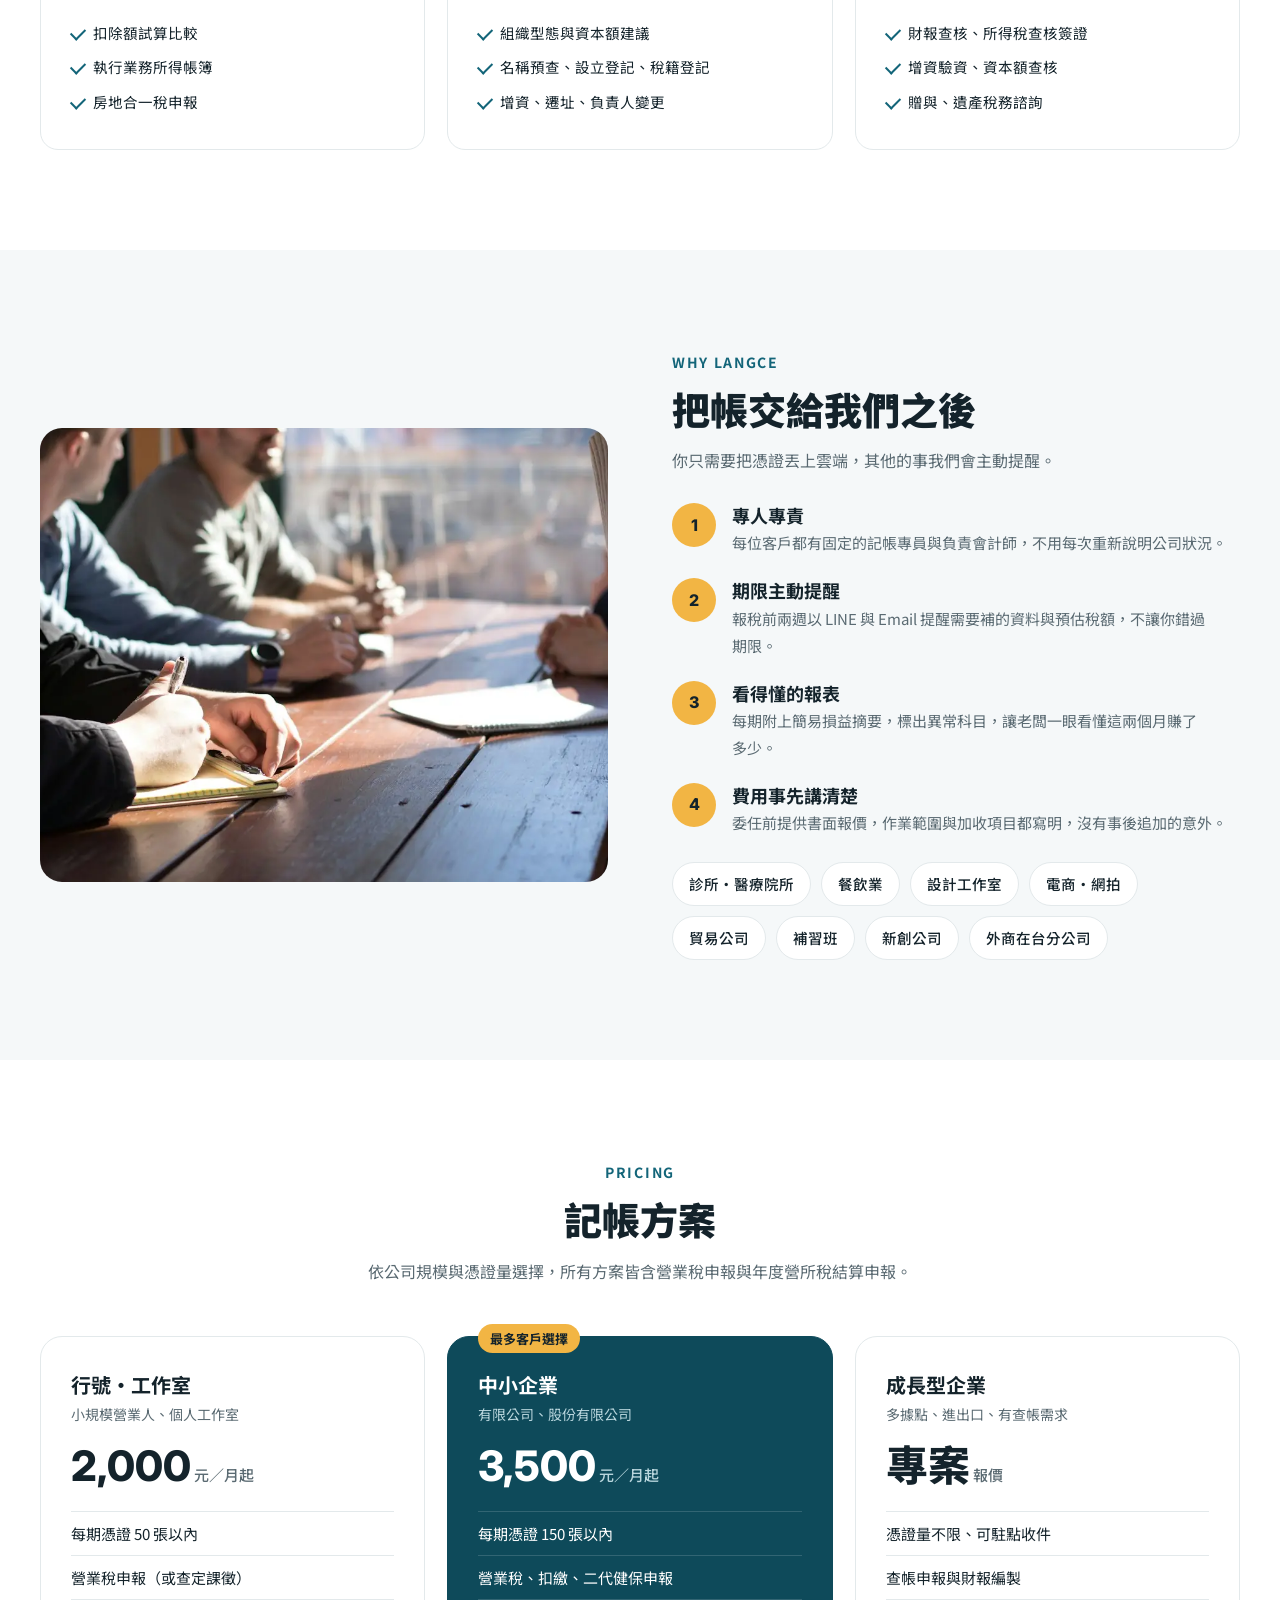
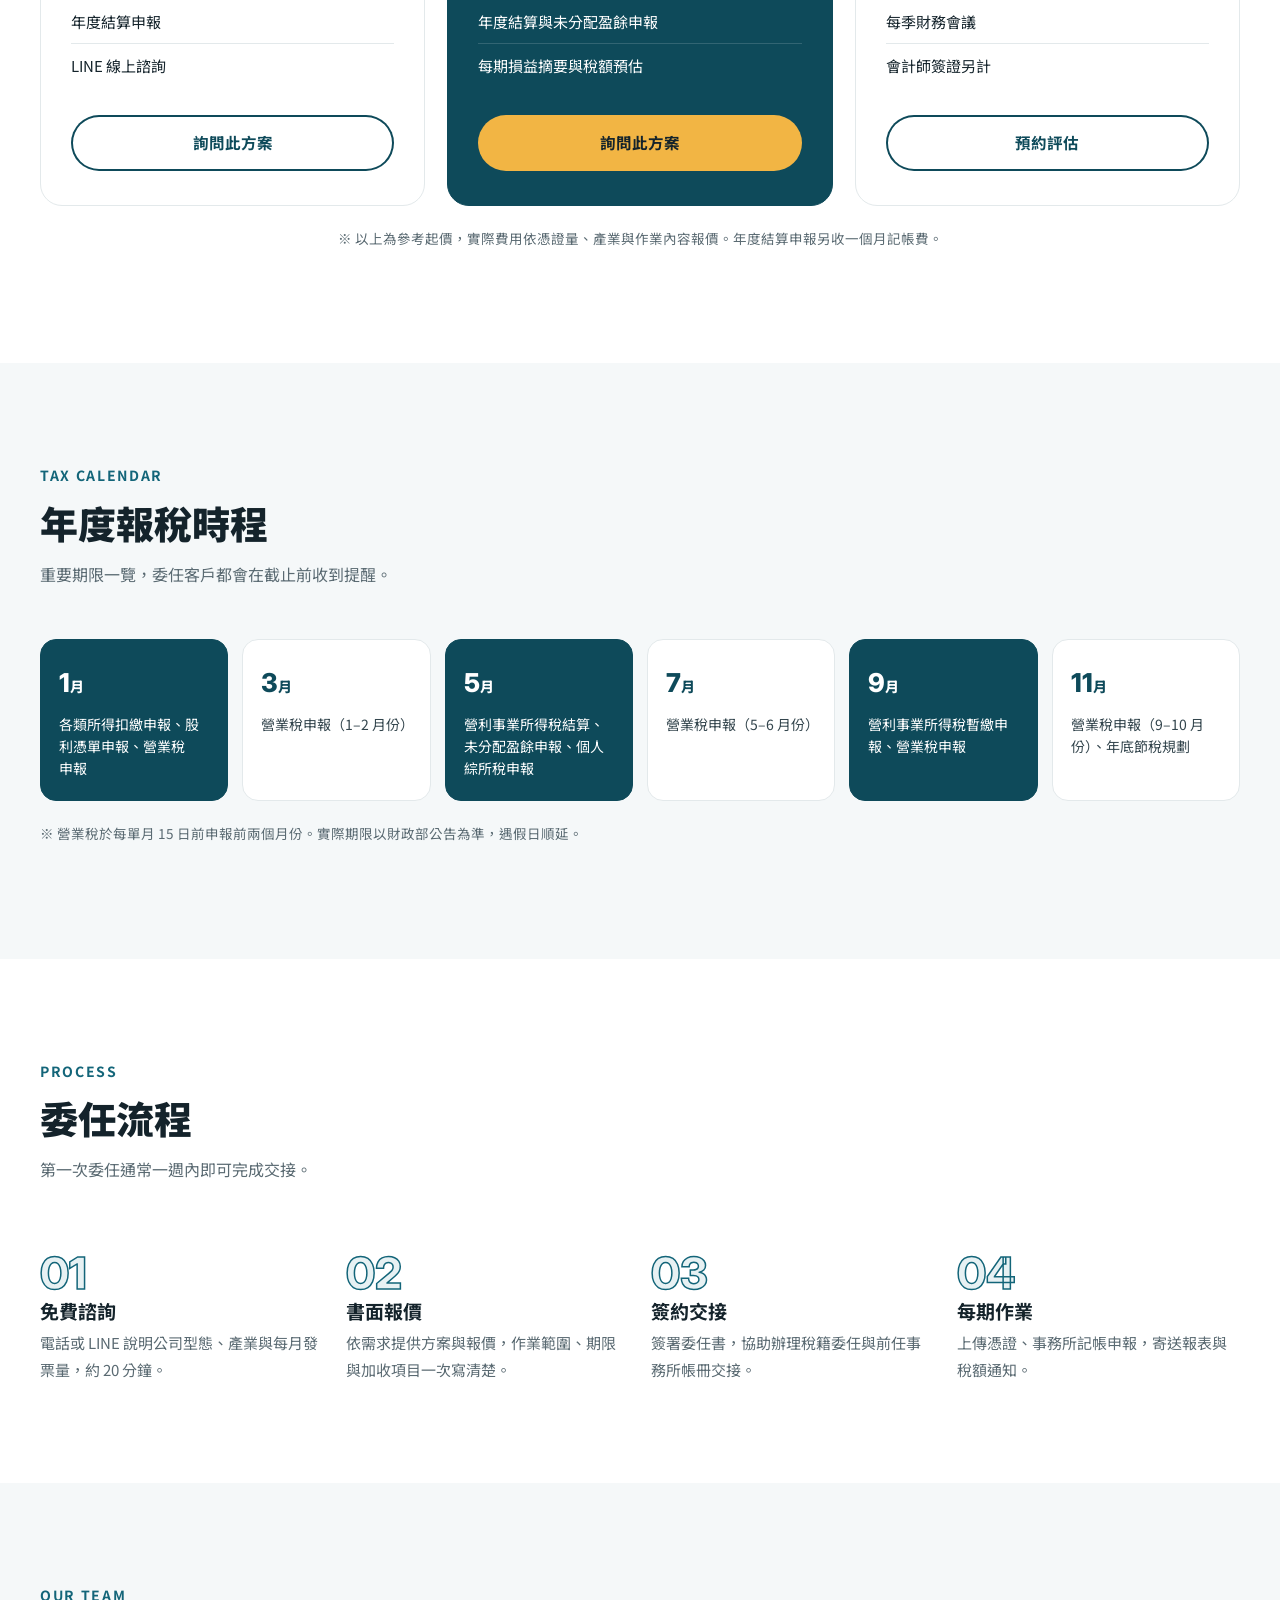
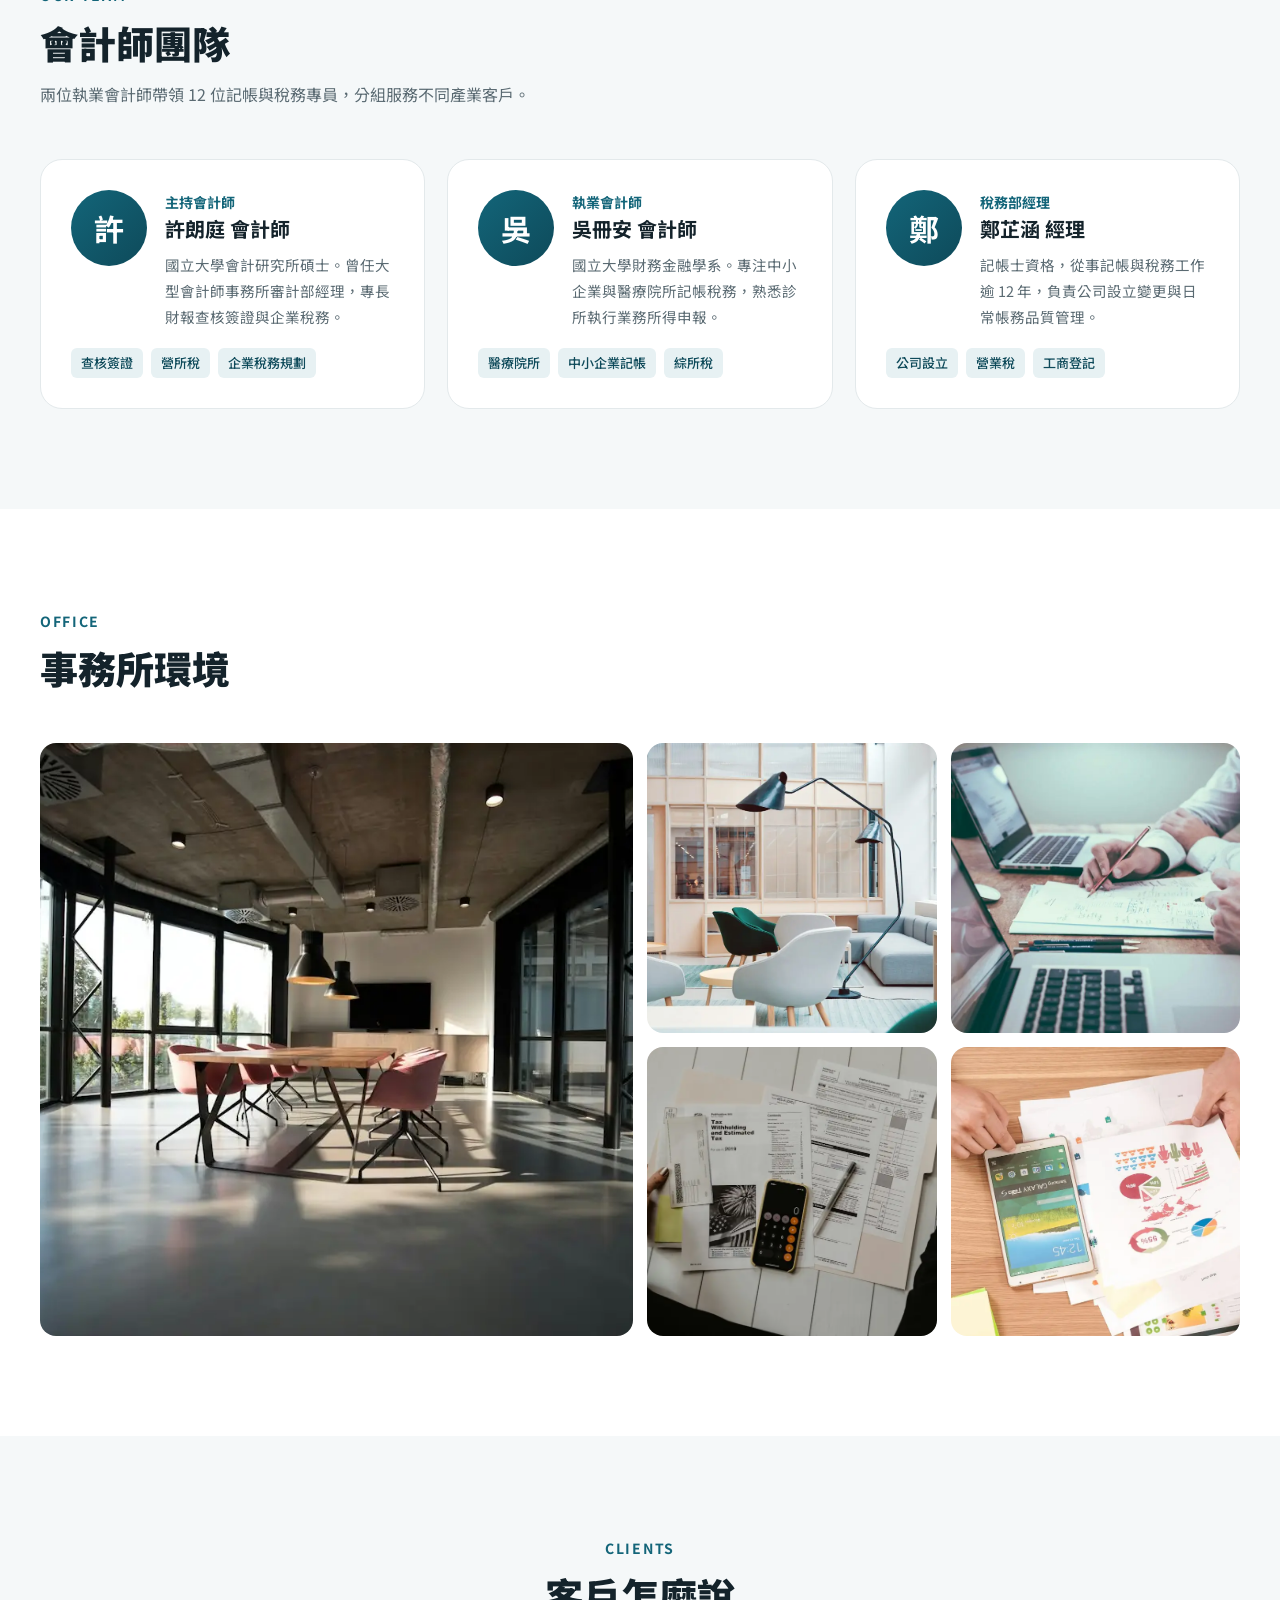
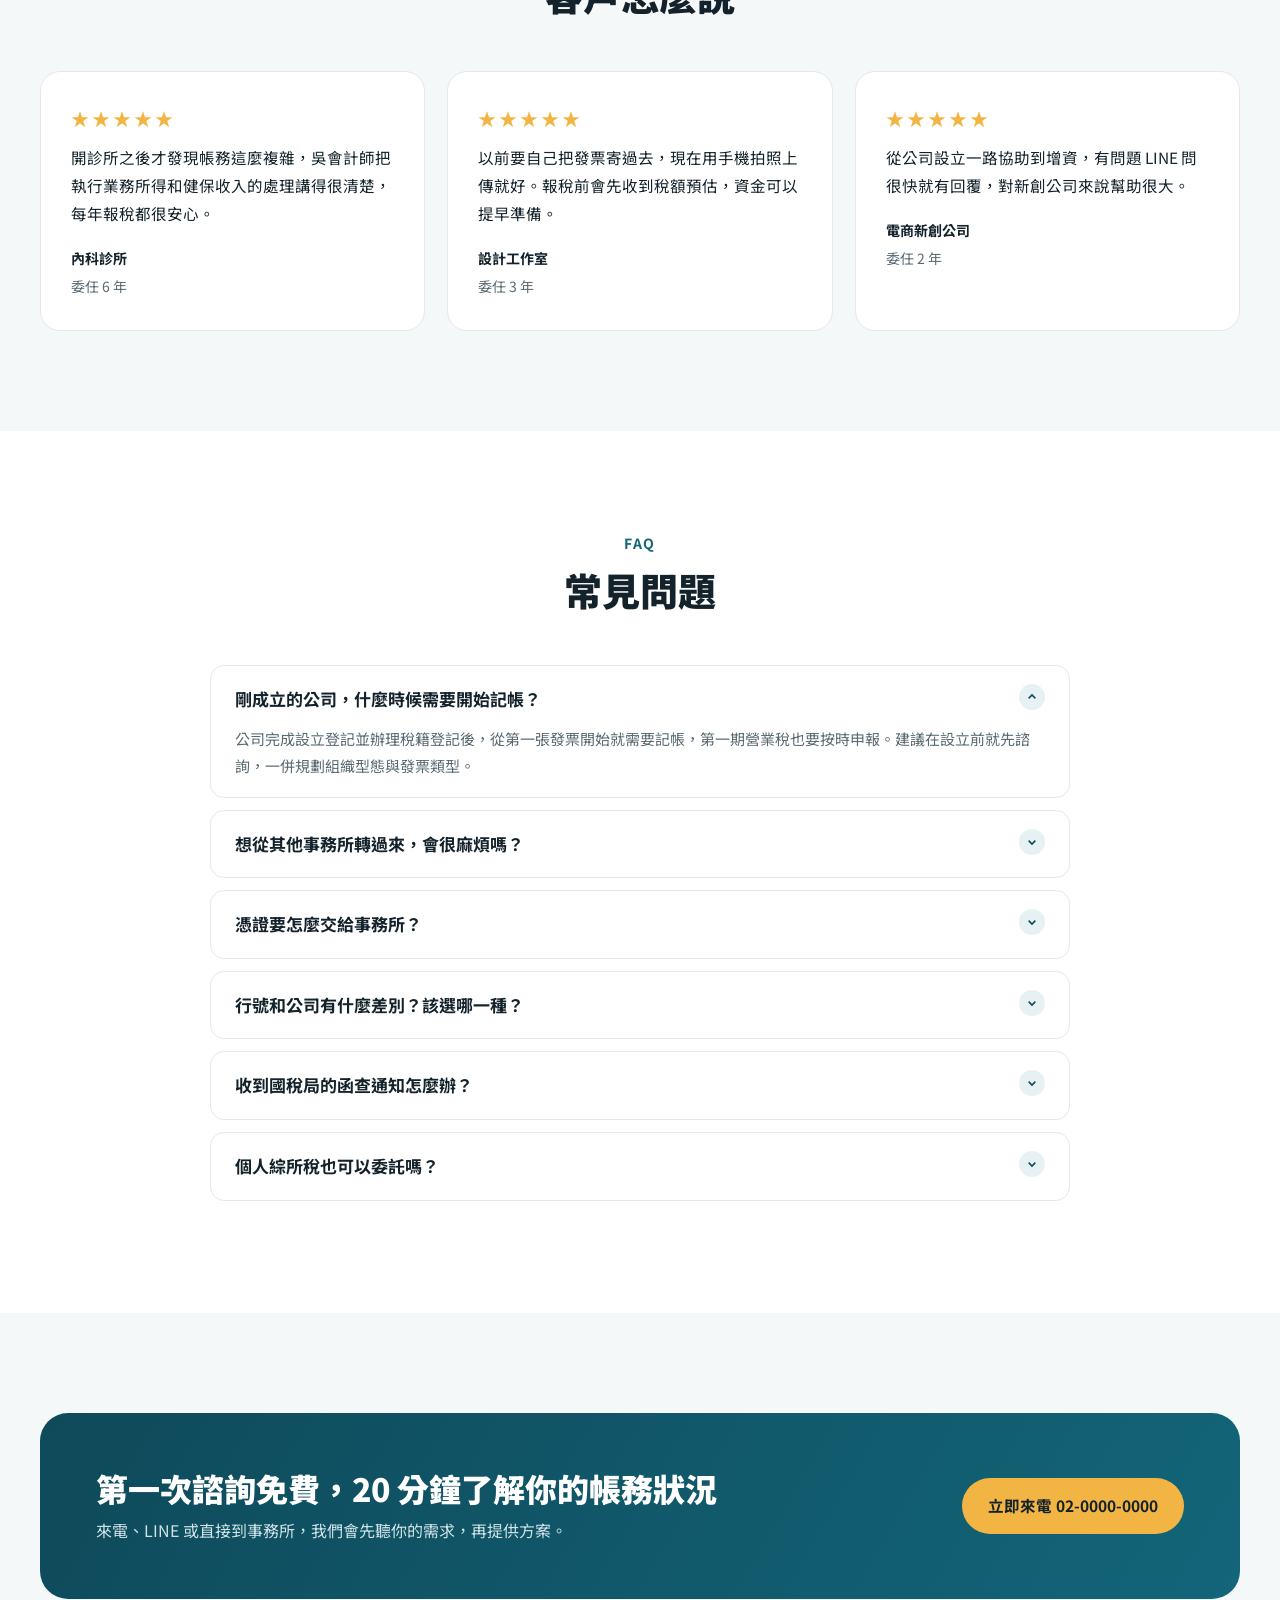
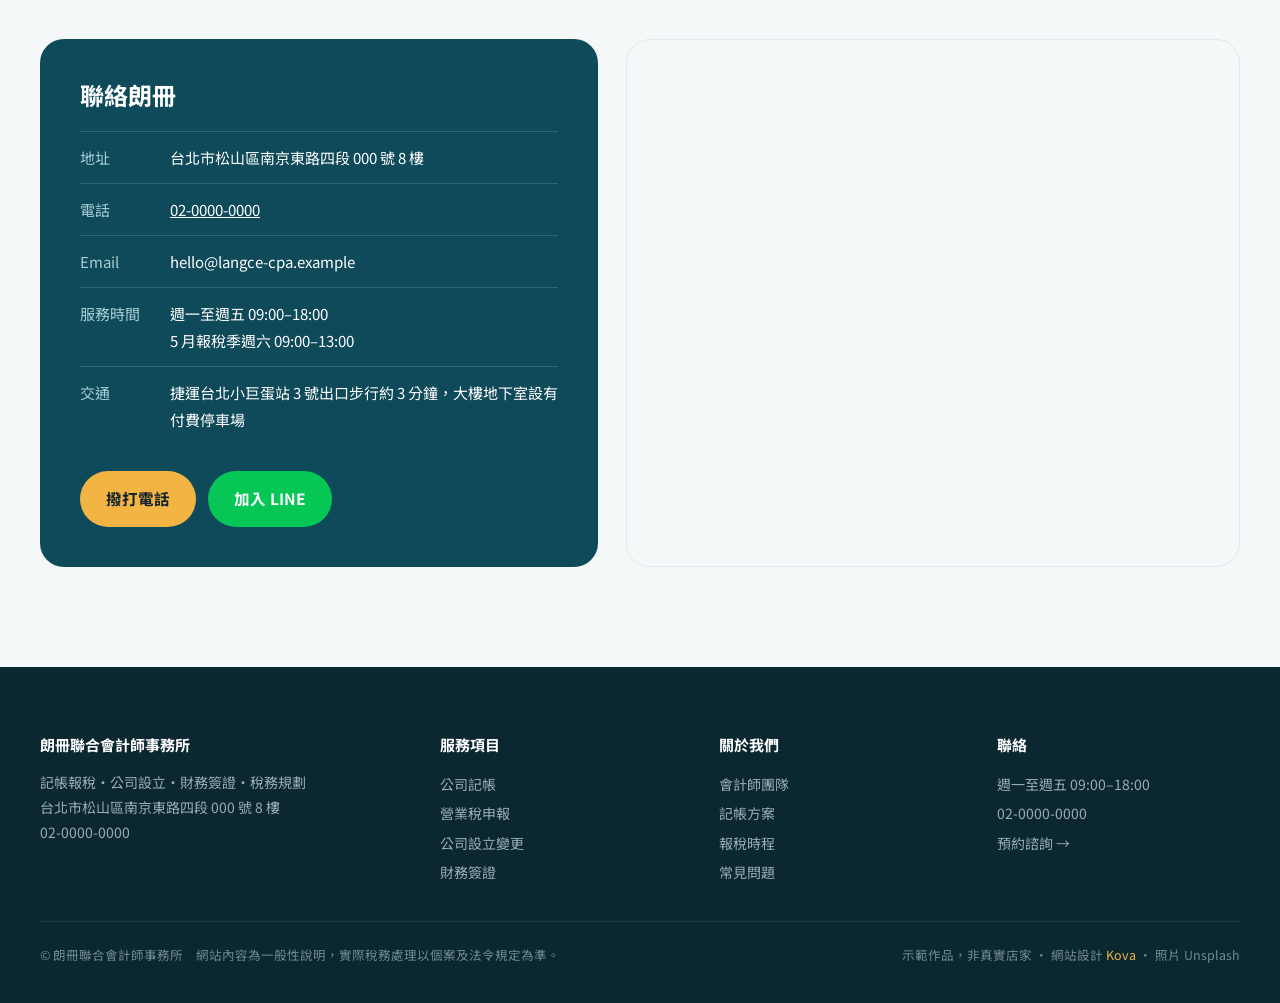
<file: demos/langce-cpa/index.html>
<!DOCTYPE html>
<html lang="zh-Hant">
<head>
<meta charset="utf-8">
<meta name="robots" content="noindex">
<meta name="viewport" content="width=device-width, initial-scale=1">
<title>朗冊聯合會計師事務所｜記帳報稅・公司設立・財務簽證｜台北松山（Kova 虛構示範）</title>
<meta name="description" content="朗冊聯合會計師事務所位於台北市松山區，提供公司行號記帳、營業稅與營所稅申報、個人綜所稅、公司設立變更、財務簽證及稅務規劃服務。">
<link rel="icon" href="data:image/svg+xml,%3Csvg xmlns='http://www.w3.org/2000/svg' viewBox='0 0 32 32'%3E%3Crect width='32' height='32' rx='8' fill='%230e4a5a'/%3E%3Cpath d='M9 22V10h3v9h7v3z' fill='%23fff'/%3E%3Ccircle cx='22' cy='12' r='3' fill='%23f2b544'/%3E%3C/svg%3E">
<link rel="preconnect" href="https://fonts.googleapis.com"><link rel="preconnect" href="https://fonts.gstatic.com" crossorigin>
<link href="https://fonts.googleapis.com/css2?family=Noto+Sans+TC:wght@400;500;700;900&family=Inter:wght@500;700;800&display=swap" rel="stylesheet">
<style>
:root{--teal:#0e4a5a;--teal2:#136579;--tl:#e7f1f3;--sun:#f2b544;--ink:#14232b;--mut:#5a6a72;--line:#e3e9eb;--bg:#ffffff;--soft:#f5f8f9;--sans:"Noto Sans TC","PingFang TC","Microsoft JhengHei",sans-serif;--num:Inter,var(--sans)}
*{box-sizing:border-box}html{scroll-behavior:smooth;scroll-padding-top:72px}
body{margin:0;font-family:var(--sans);color:var(--ink);background:var(--bg);line-height:1.8;font-size:16px;-webkit-font-smoothing:antialiased}
img{display:block;max-width:100%}a{color:inherit}h1,h2,h3{text-wrap:balance;line-height:1.35}
.w{width:min(1200px,calc(100% - 48px));margin:0 auto}
.top{background:var(--teal);color:#cfe3e8;font-size:13px}.top .w{display:flex;justify-content:space-between;height:36px;align-items:center}.top a{text-decoration:none}
.nav{position:sticky;top:0;z-index:50;background:#fff;border-bottom:1px solid var(--line)}
.nav .w{display:flex;align-items:center;justify-content:space-between;height:72px}
.brand{display:flex;align-items:center;gap:12px;text-decoration:none}.brand i{width:40px;height:40px;border-radius:11px;background:var(--teal);display:grid;place-items:center;color:#fff;font-style:normal;font-weight:900;font-size:20px;position:relative}
.brand i:after{content:"";position:absolute;right:-3px;top:-3px;width:12px;height:12px;border-radius:50%;background:var(--sun);border:2px solid #fff}
.brand b{font-size:19px;font-weight:700;letter-spacing:.04em}.brand small{display:block;font-size:11.5px;color:var(--mut);font-weight:500;letter-spacing:.08em;line-height:1.2}
.links{display:flex;gap:30px;align-items:center}.links a{text-decoration:none;font-size:15.5px;font-weight:500;color:#2b3a42}.links a:hover{color:var(--teal2)}
.links .cta{background:var(--teal);color:#fff;padding:10px 20px;border-radius:999px}.links .cta:hover{background:var(--teal2);color:#fff}
.burger{display:none;border:0;background:var(--tl);color:var(--teal);width:42px;height:42px;border-radius:10px;font-size:22px;cursor:pointer}
.hero{position:relative;min-height:640px;display:flex;align-items:center;background:url(img/hero.webp) center/cover no-repeat}
.hero:before{content:"";position:absolute;inset:0;background:linear-gradient(90deg,#fff 0%,rgba(255,255,255,.94) 38%,rgba(255,255,255,.55) 62%,rgba(255,255,255,0) 85%)}
.hero .w{position:relative;padding:80px 0}
.pill{display:inline-flex;gap:8px;align-items:center;background:var(--tl);color:var(--teal);font-weight:700;font-size:13.5px;padding:6px 14px;border-radius:999px;margin-bottom:22px}.pill:before{content:"";width:7px;height:7px;border-radius:50%;background:var(--sun)}
.hero h1{font-size:clamp(36px,5vw,62px);margin:0;font-weight:900;letter-spacing:.02em;color:var(--teal)}
.hero p{font-size:clamp(17px,1.5vw,19px);color:#33454d;max-width:540px;margin:18px 0 32px}
.btns{display:flex;gap:12px;flex-wrap:wrap}
.btn{display:inline-flex;align-items:center;justify-content:center;gap:8px;padding:14px 26px;border-radius:999px;font-weight:700;text-decoration:none;font-size:15.5px;transition:.2s}
.btn.p{background:var(--teal);color:#fff}.btn.p:hover{background:var(--teal2)}.btn.o{background:#fff;color:var(--teal);box-shadow:inset 0 0 0 2px var(--teal)}.btn.l{background:#06c755;color:#fff}.btn.y{background:var(--sun);color:var(--ink)}
.trust{display:flex;gap:36px;margin-top:44px;flex-wrap:wrap}.trust div{font-size:14px;color:var(--mut)}.trust b{display:block;font-family:var(--num);font-size:30px;color:var(--ink);font-weight:800;line-height:1.2}
section{padding:100px 0}.soft{background:var(--soft)}
.sh{max-width:680px;margin-bottom:50px}.sh .k{color:var(--teal2);font-weight:700;font-size:14px;letter-spacing:.12em}
.sh h2{font-size:clamp(28px,3.2vw,38px);margin:8px 0 12px;font-weight:900}.sh p{color:var(--mut);margin:0}.sh.c{text-align:center;margin-inline:auto}
.svc{display:grid;grid-template-columns:repeat(3,1fr);gap:22px}
.card{background:#fff;border:1px solid var(--line);border-radius:18px;padding:30px 28px;transition:.25s}.card:hover{border-color:var(--teal2);box-shadow:0 14px 40px -18px rgba(14,74,90,.35);transform:translateY(-3px)}
.ic{width:52px;height:52px;border-radius:14px;background:var(--tl);display:grid;place-items:center;margin-bottom:18px}.ic svg{width:26px;height:26px;stroke:var(--teal);fill:none;stroke-width:1.8}
.card h3{margin:0 0 8px;font-size:20px}.card p{margin:0 0 14px;color:var(--mut);font-size:15px}
.card ul{margin:0;padding:0;list-style:none;font-size:14.5px}.card li{padding:4px 0 4px 24px;position:relative}.card li:before{content:"";position:absolute;left:2px;top:12px;width:12px;height:7px;border-left:2px solid var(--teal2);border-bottom:2px solid var(--teal2);transform:rotate(-45deg)}
.split{display:grid;grid-template-columns:1fr 1fr;gap:64px;align-items:center}
.split img{border-radius:22px;aspect-ratio:5/4;object-fit:cover;width:100%}
.feat{display:grid;gap:22px;margin-top:10px}.feat>div{display:grid;grid-template-columns:44px 1fr;gap:16px}.feat b{font-family:var(--num);width:44px;height:44px;border-radius:50%;background:var(--sun);display:grid;place-items:center;font-weight:800}
.feat h3{margin:0;font-size:18px}.feat p{margin:2px 0 0;color:var(--mut);font-size:15px}
.chips{display:flex;flex-wrap:wrap;gap:10px;margin-top:26px}.chips span{background:#fff;border:1px solid var(--line);border-radius:999px;padding:8px 16px;font-size:14.5px;font-weight:500}
.plans{display:grid;grid-template-columns:repeat(3,1fr);gap:22px;align-items:stretch}
.plan{background:#fff;border:1px solid var(--line);border-radius:22px;padding:34px 30px;display:flex;flex-direction:column}
.plan.hot{background:var(--teal);color:#fff;border-color:var(--teal);position:relative}.plan.hot .tag{position:absolute;top:-13px;left:30px;background:var(--sun);color:var(--ink);font-size:13px;font-weight:700;padding:3px 12px;border-radius:999px}
.plan h3{margin:0;font-size:20px}.plan .who{font-size:14px;color:var(--mut);margin:4px 0 18px}.plan.hot .who{color:#b9d6dd}
.price{font-family:var(--num);font-size:42px;font-weight:800;line-height:1}.price small{font-family:var(--sans);font-size:15px;font-weight:500;color:var(--mut)}.plan.hot .price small{color:#b9d6dd}
.plan ul{list-style:none;padding:0;margin:24px 0 28px;font-size:15px;flex:1}.plan li{padding:8px 0;border-top:1px solid var(--line)}.plan.hot li{border-color:rgba(255,255,255,.15)}
.plan .btn{width:100%}
.fine{font-size:13.5px;color:var(--mut);margin-top:20px}
.cal{display:grid;grid-template-columns:repeat(6,1fr);gap:14px}
.mo{background:#fff;border-radius:16px;padding:20px 18px;border:1px solid var(--line)}.mo b{font-family:var(--num);font-size:26px;color:var(--teal);font-weight:800}.mo b small{font-size:14px;font-family:var(--sans)}
.mo p{margin:6px 0 0;font-size:14px;color:#33454d;line-height:1.6}.mo.big{background:var(--teal);border-color:var(--teal)}.mo.big b,.mo.big p{color:#fff}
.steps{display:grid;grid-template-columns:repeat(4,1fr);gap:22px;counter-reset:s}
.step{position:relative;padding-top:64px}.step:before{counter-increment:s;content:"0" counter(s);position:absolute;top:0;left:0;font-family:var(--num);font-size:44px;font-weight:800;color:var(--tl);-webkit-text-stroke:1.5px var(--teal2)}
.step h3{margin:0 0 6px;font-size:19px}.step p{margin:0;color:var(--mut);font-size:15px}
.team{display:grid;grid-template-columns:repeat(3,1fr);gap:22px}
.cpa{background:#fff;border:1px solid var(--line);border-radius:22px;padding:30px;display:grid;grid-template-columns:76px 1fr;gap:18px;align-items:start}
.av{width:76px;height:76px;border-radius:50%;background:linear-gradient(135deg,var(--teal2),var(--teal));color:#fff;display:grid;place-items:center;font-size:30px;font-weight:700}
.cpa h3{margin:0;font-size:20px}.cpa .r{color:var(--teal2);font-size:14px;font-weight:700}.cpa p{margin:10px 0 0;font-size:14.5px;color:var(--mut)}
.cpa .tags{grid-column:1/-1;display:flex;flex-wrap:wrap;gap:8px}.cpa .tags span{background:var(--tl);color:var(--teal);font-size:13px;padding:3px 10px;border-radius:6px;font-weight:500}
.gal{display:grid;grid-template-columns:repeat(4,1fr);gap:14px}.gal img{width:100%;aspect-ratio:1/1;object-fit:cover;border-radius:16px}.gal img:first-child{grid-column:span 2;grid-row:span 2;aspect-ratio:auto;height:100%}
.quotes{display:grid;grid-template-columns:repeat(3,1fr);gap:22px}
.qt{background:#fff;border-radius:20px;padding:30px;border:1px solid var(--line)}.qt .st{color:var(--sun);letter-spacing:3px;font-size:18px}.qt p{margin:10px 0 18px;font-size:15.5px}.qt span{font-size:14px;color:var(--mut)}.qt span b{color:var(--ink);display:block}
.faq{max-width:860px;margin:auto}
details{background:#fff;border:1px solid var(--line);border-radius:14px;padding:18px 24px;margin-bottom:12px}
summary{cursor:pointer;font-weight:700;font-size:17px;list-style:none;display:flex;justify-content:space-between;gap:16px}summary::-webkit-details-marker{display:none}
summary:after{content:"";flex:none;width:26px;height:26px;border-radius:50%;background:var(--tl) url("data:image/svg+xml,%3Csvg xmlns='http://www.w3.org/2000/svg' viewBox='0 0 24 24' fill='none' stroke='%230e4a5a' stroke-width='2.4'%3E%3Cpath d='M7 10l5 5 5-5'/%3E%3C/svg%3E") center/16px no-repeat;transition:.2s}details[open] summary:after{transform:rotate(180deg)}
details p{margin:10px 0 0;color:var(--mut);font-size:15px}
.contact{display:grid;grid-template-columns:1fr 1.1fr;gap:28px}
.cbox{background:var(--teal);color:#fff;border-radius:24px;padding:40px}
.cbox h3{margin:0 0 20px;font-size:24px}.cbox .it{display:grid;grid-template-columns:90px 1fr;padding:12px 0;border-top:1px solid rgba(255,255,255,.14);font-size:15px}.cbox .it span{color:#a9cdd5}
.cbox .btns{margin-top:26px}
.map{border-radius:24px;overflow:hidden;min-height:420px;border:1px solid var(--line)}.map iframe{width:100%;height:100%;min-height:420px;border:0}
.band{background:linear-gradient(120deg,var(--teal),var(--teal2));color:#fff;border-radius:28px;padding:54px 56px;display:flex;justify-content:space-between;align-items:center;gap:30px;flex-wrap:wrap}
.band h2{margin:0;font-size:clamp(24px,2.8vw,32px);font-weight:900}.band p{margin:6px 0 0;color:#cfe3e8}
footer{background:#0b2730;color:#97adb4;padding:64px 0 36px;font-size:14px}
.fg{display:grid;grid-template-columns:1.5fr 1fr 1fr 1fr;gap:36px;padding-bottom:34px;border-bottom:1px solid rgba(255,255,255,.08)}
footer h4{color:#fff;margin:0 0 12px;font-size:15px}footer ul{list-style:none;margin:0;padding:0;line-height:2.1}footer a{text-decoration:none}footer a:hover{color:#fff}
.legal{display:flex;justify-content:space-between;gap:10px;flex-wrap:wrap;padding-top:22px;font-size:12.5px;color:#6f8a92}.legal a{color:var(--sun)}
.mbar{display:none}.nb{display:inline-block}
@media(max-width:1020px){.svc,.plans,.quotes{grid-template-columns:1fr 1fr}.team{grid-template-columns:1fr}.cal{grid-template-columns:repeat(3,1fr)}.steps{grid-template-columns:1fr 1fr}.fg{grid-template-columns:1fr 1fr}}
@media(max-width:780px){
 .top{display:none}.w{width:calc(100% - 36px)}section{padding:70px 0}
 .links{display:none;position:absolute;top:72px;left:0;right:0;background:#fff;flex-direction:column;align-items:stretch;gap:0;padding:6px 18px 18px;border-bottom:1px solid var(--line);box-shadow:0 20px 30px -20px #0003}.links.open{display:flex}.links a{padding:13px 4px;border-bottom:1px solid var(--line)}.links .cta{text-align:center;margin-top:12px;border:0}
 .burger{display:block}
 .hero{min-height:auto;align-items:flex-end;background-position:70% center}.hero:before{background:linear-gradient(180deg,rgba(255,255,255,.35) 0%,rgba(255,255,255,.92) 42%,#fff 70%)}
 .hero .w{padding:200px 0 46px}.btns{display:grid;grid-template-columns:1fr 1fr}.btn{padding:13px 10px}.trust{gap:22px}.trust b{font-size:24px}
 .svc,.plans,.quotes,.split,.contact{grid-template-columns:1fr}.split{gap:34px}.plan.hot{margin-top:10px}
 .cal{grid-template-columns:1fr 1fr}.steps{grid-template-columns:1fr}.step{padding:0 0 0 76px;min-height:56px}.step:before{font-size:38px}
 .gal{grid-template-columns:1fr 1fr}.cpa{padding:24px;grid-template-columns:62px 1fr}.av{width:62px;height:62px;font-size:24px}
 .band{padding:36px 26px}.cbox{padding:30px 24px}.fg{grid-template-columns:1fr}
 .mbar{display:grid;grid-template-columns:1fr 1fr 1fr;position:fixed;left:0;right:0;bottom:0;z-index:40;background:#fff;border-top:1px solid var(--line);box-shadow:0 -6px 20px -10px #0003}
 .mbar a{text-align:center;padding:12px 0;font-size:14px;font-weight:700;text-decoration:none;color:var(--teal)}.mbar a.l{background:#06c755;color:#fff}.mbar a.p{background:var(--teal);color:#fff}
 footer{padding-bottom:90px}
}
p{text-wrap:pretty}
</style>
</head>
<body>
<div class="top"><div class="w"><span>週一至週五 09:00–18:00　｜　報稅季（5月）週六加開服務</span><a href="tel:+886200000000">客服專線 02-0000-0000</a></div></div>
<header class="nav"><div class="w">
 <a class="brand" href="#top"><i>朗</i><span><b>朗冊聯合會計師事務所</b><small>LANGCE CPA FIRM</small></span></a>
 <nav class="links" id="links"><a href="#services">服務項目</a><a href="#plans">記帳方案</a><a href="#calendar">報稅時程</a><a href="#team">會計師團隊</a><a href="#faq">常見問題</a><a class="cta" href="#contact">免費諮詢</a></nav>
 <button class="burger" id="burger" aria-label="選單">☰</button>
</div></header>

<section class="hero" id="top" style="padding:0"><div class="w">
 <span class="pill">台北松山・記帳報稅與財務簽證</span>
 <h1><span class="nb">朗冊聯合</span><span class="nb">會計師事務所</span></h1>
 <p>為公司行號、工作室與個人提供記帳、營業稅與營所稅申報、公司設立變更、財務簽證及稅務規劃服務。</p>
 <div class="btns"><a class="btn p" href="#contact">預約免費諮詢</a><a class="btn o" href="tel:+886200000000">02-0000-0000</a><a class="btn l" href="#contact">LINE 詢問</a><a class="btn y" href="#map">事務所位置</a></div>
 <div class="trust"><div><b>320+</b>長期委任客戶</div><div><b>15 年</b>執業經驗</div><div><b>2 位</b>執業會計師</div><div><b>1 天</b>內回覆諮詢</div></div>
</div></section>

<section id="services"><div class="w">
 <div class="sh"><div class="k">SERVICES</div><h2>服務項目</h2><p>從開公司的第一天到每年的結算申報，一家事務所就能處理。每項委託都會先確認範圍與費用，再開始作業。</p></div>
 <div class="svc">
  <div class="card"><div class="ic"><svg viewBox="0 0 24 24"><path d="M5 3h10l4 4v14H5z"/><path d="M9 9h6M9 13h6M9 17h4"/></svg></div><h3>公司行號記帳</h3><p>每月或每兩個月收取憑證，代為登帳並整理進銷項。</p><ul><li>憑證整理與分類入帳</li><li>每期帳務報表寄送</li><li>雲端憑證上傳，免跑事務所</li></ul></div>
  <div class="card"><div class="ic"><svg viewBox="0 0 24 24"><rect x="3" y="5" width="18" height="14" rx="2"/><path d="M3 10h18M7 15h4"/></svg></div><h3>營業稅申報</h3><p>依單月 15 日期限申報營業稅，並檢核發票與扣抵資料。</p><ul><li>401 / 403 申報書製作</li><li>零稅率、外銷資料整理</li><li>申報前寄送應納稅額通知</li></ul></div>
  <div class="card"><div class="ic"><svg viewBox="0 0 24 24"><path d="M4 20V10M10 20V4M16 20v-7M22 20H2"/></svg></div><h3>營利事業所得稅</h3><p>年度結算申報、未分配盈餘申報與暫繳申報。</p><ul><li>書審、擴大書審、查帳申報評估</li><li>帳載與稅務調整說明</li><li>國稅局函查協助回覆</li></ul></div>
  <div class="card"><div class="ic"><svg viewBox="0 0 24 24"><circle cx="12" cy="8" r="4"/><path d="M4 21c1-4 4-6 8-6s7 2 8 6"/></svg></div><h3>個人綜合所得稅</h3><p>5 月綜所稅申報代辦，適合有租賃、股利或執行業務收入者。</p><ul><li>扣除額試算比較</li><li>執行業務所得帳簿</li><li>房地合一稅申報</li></ul></div>
  <div class="card"><div class="ic"><svg viewBox="0 0 24 24"><path d="M3 21h18M5 21V8l7-5 7 5v13M10 21v-6h4v6"/></svg></div><h3>公司設立與變更</h3><p>行號、有限公司、股份有限公司設立登記與後續變更。</p><ul><li>組織型態與資本額建議</li><li>名稱預查、設立登記、稅籍登記</li><li>增資、遷址、負責人變更</li></ul></div>
  <div class="card"><div class="ic"><svg viewBox="0 0 24 24"><path d="M9 12l2 2 4-4"/><path d="M12 3l8 3v6c0 5-3.5 8-8 9-4.5-1-8-4-8-9V6z"/></svg></div><h3>財務簽證與稅務規劃</h3><p>財務報表查核簽證、所得稅簽證，以及家族與企業稅務規劃。</p><ul><li>財報查核、所得稅查核簽證</li><li>增資驗資、資本額查核</li><li>贈與、遺產稅務諮詢</li></ul></div>
 </div>
</div></section>

<section class="soft"><div class="w split">
 <img src="img/meet.webp" alt="會計師與客戶討論" loading="lazy">
 <div>
  <div class="sh" style="margin-bottom:28px"><div class="k">WHY LANGCE</div><h2>把帳交給我們之後</h2><p>你只需要把憑證丟上雲端，其他的事我們會主動提醒。</p></div>
  <div class="feat">
   <div><b>1</b><div><h3>專人專責</h3><p>每位客戶都有固定的記帳專員與負責會計師，不用每次重新說明公司狀況。</p></div></div>
   <div><b>2</b><div><h3>期限主動提醒</h3><p>報稅前兩週以 LINE 與 Email 提醒需要補的資料與預估稅額，不讓你錯過期限。</p></div></div>
   <div><b>3</b><div><h3>看得懂的報表</h3><p>每期附上簡易損益摘要，標出異常科目，讓老闆一眼看懂這兩個月賺了多少。</p></div></div>
   <div><b>4</b><div><h3>費用事先講清楚</h3><p>委任前提供書面報價，作業範圍與加收項目都寫明，沒有事後追加的意外。</p></div></div>
  </div>
  <div class="chips"><span>診所・醫療院所</span><span>餐飲業</span><span>設計工作室</span><span>電商・網拍</span><span>貿易公司</span><span>補習班</span><span>新創公司</span><span>外商在台分公司</span></div>
 </div>
</div></section>

<section id="plans"><div class="w">
 <div class="sh c"><div class="k">PRICING</div><h2>記帳方案</h2><p>依公司規模與憑證量選擇，所有方案皆含營業稅申報與年度營所稅結算申報。</p></div>
 <div class="plans">
  <div class="plan"><h3>行號・工作室</h3><div class="who">小規模營業人、個人工作室</div><div class="price">2,000<small> 元／月起</small></div><ul><li>每期憑證 50 張以內</li><li>營業稅申報（或查定課徵）</li><li>年度結算申報</li><li>LINE 線上諮詢</li></ul><a class="btn o" href="#contact">詢問此方案</a></div>
  <div class="plan hot"><span class="tag">最多客戶選擇</span><h3>中小企業</h3><div class="who">有限公司、股份有限公司</div><div class="price">3,500<small> 元／月起</small></div><ul><li>每期憑證 150 張以內</li><li>營業稅、扣繳、二代健保申報</li><li>年度結算與未分配盈餘申報</li><li>每期損益摘要與稅額預估</li></ul><a class="btn y" href="#contact">詢問此方案</a></div>
  <div class="plan"><h3>成長型企業</h3><div class="who">多據點、進出口、有查帳需求</div><div class="price">專案<small> 報價</small></div><ul><li>憑證量不限、可駐點收件</li><li>查帳申報與財報編製</li><li>每季財務會議</li><li>會計師簽證另計</li></ul><a class="btn o" href="#contact">預約評估</a></div>
 </div>
 <p class="fine" style="text-align:center">※ 以上為參考起價，實際費用依憑證量、產業與作業內容報價。年度結算申報另收一個月記帳費。</p>
</div></section>

<section class="soft" id="calendar"><div class="w">
 <div class="sh"><div class="k">TAX CALENDAR</div><h2>年度報稅時程</h2><p>重要期限一覽，委任客戶都會在截止前收到提醒。</p></div>
 <div class="cal">
  <div class="mo big"><b>1<small>月</small></b><p>各類所得扣繳申報、股利憑單申報、營業稅申報</p></div>
  <div class="mo"><b>3<small>月</small></b><p>營業稅申報（1–2 月份）</p></div>
  <div class="mo big"><b>5<small>月</small></b><p>營利事業所得稅結算、未分配盈餘申報、個人綜所稅申報</p></div>
  <div class="mo"><b>7<small>月</small></b><p>營業稅申報（5–6 月份）</p></div>
  <div class="mo big"><b>9<small>月</small></b><p>營利事業所得稅暫繳申報、營業稅申報</p></div>
  <div class="mo"><b>11<small>月</small></b><p>營業稅申報（9–10 月份）、年底節稅規劃</p></div>
 </div>
 <p class="fine">※ 營業稅於每單月 15 日前申報前兩個月份。實際期限以財政部公告為準，遇假日順延。</p>
</div></section>

<section><div class="w">
 <div class="sh"><div class="k">PROCESS</div><h2>委任流程</h2><p>第一次委任通常一週內即可完成交接。</p></div>
 <div class="steps">
  <div class="step"><h3>免費諮詢</h3><p>電話或 LINE 說明公司型態、產業與每月發票量，約 20 分鐘。</p></div>
  <div class="step"><h3>書面報價</h3><p>依需求提供方案與報價，作業範圍、期限與加收項目一次寫清楚。</p></div>
  <div class="step"><h3>簽約交接</h3><p>簽署委任書，協助辦理稅籍委任與前任事務所帳冊交接。</p></div>
  <div class="step"><h3>每期作業</h3><p>上傳憑證、事務所記帳申報，寄送報表與稅額通知。</p></div>
 </div>
</div></section>

<section class="soft" id="team"><div class="w">
 <div class="sh"><div class="k">OUR TEAM</div><h2>會計師團隊</h2><p>兩位執業會計師帶領 12 位記帳與稅務專員，分組服務不同產業客戶。</p></div>
 <div class="team">
  <div class="cpa"><div class="av">許</div><div><div class="r">主持會計師</div><h3>許朗庭 會計師</h3><p>國立大學會計研究所碩士。曾任大型會計師事務所審計部經理，專長財報查核簽證與企業稅務。</p></div><div class="tags"><span>查核簽證</span><span>營所稅</span><span>企業稅務規劃</span></div></div>
  <div class="cpa"><div class="av">吳</div><div><div class="r">執業會計師</div><h3>吳冊安 會計師</h3><p>國立大學財務金融學系。專注中小企業與醫療院所記帳稅務，熟悉診所執行業務所得申報。</p></div><div class="tags"><span>醫療院所</span><span>中小企業記帳</span><span>綜所稅</span></div></div>
  <div class="cpa"><div class="av">鄭</div><div><div class="r">稅務部經理</div><h3>鄭芷涵 經理</h3><p>記帳士資格，從事記帳與稅務工作逾 12 年，負責公司設立變更與日常帳務品質管理。</p></div><div class="tags"><span>公司設立</span><span>營業稅</span><span>工商登記</span></div></div>
 </div>
</div></section>

<section><div class="w">
 <div class="sh"><div class="k">OFFICE</div><h2>事務所環境</h2></div>
 <div class="gal"><img src="img/office.webp" alt="事務所辦公區" loading="lazy"><img src="img/lounge.webp" alt="接待區" loading="lazy"><img src="img/desk.webp" alt="帳務作業" loading="lazy"><img src="img/calc.webp" alt="憑證整理" loading="lazy"><img src="img/charts.webp" alt="財務報表" loading="lazy"></div>
</div></section>

<section class="soft"><div class="w">
 <div class="sh c"><div class="k">CLIENTS</div><h2>客戶怎麼說</h2></div>
 <div class="quotes">
  <div class="qt"><div class="st">★★★★★</div><p>開診所之後才發現帳務這麼複雜，吳會計師把執行業務所得和健保收入的處理講得很清楚，每年報稅都很安心。</p><span><b>內科診所</b>委任 6 年</span></div>
  <div class="qt"><div class="st">★★★★★</div><p>以前要自己把發票寄過去，現在用手機拍照上傳就好。報稅前會先收到稅額預估，資金可以提早準備。</p><span><b>設計工作室</b>委任 3 年</span></div>
  <div class="qt"><div class="st">★★★★★</div><p>從公司設立一路協助到增資，有問題 LINE 問很快就有回覆，對新創公司來說幫助很大。</p><span><b>電商新創公司</b>委任 2 年</span></div>
 </div>
</div></section>

<section id="faq"><div class="w">
 <div class="sh c"><div class="k">FAQ</div><h2>常見問題</h2></div>
 <div class="faq">
  <details open><summary>剛成立的公司，什麼時候需要開始記帳？</summary><p>公司完成設立登記並辦理稅籍登記後，從第一張發票開始就需要記帳，第一期營業稅也要按時申報。建議在設立前就先諮詢，一併規劃組織型態與發票類型。</p></details>
  <details><summary>想從其他事務所轉過來，會很麻煩嗎？</summary><p>不會。我們會協助向前任事務所調閱帳冊與申報資料，並辦理稅籍委任變更，您只需要簽署委任書。年中轉換也可以。</p></details>
  <details><summary>憑證要怎麼交給事務所？</summary><p>可使用雲端上傳、LINE 傳送照片，或每期以掛號寄送正本。台北市區客戶也可預約專人收件。</p></details>
  <details><summary>行號和公司有什麼差別？該選哪一種？</summary><p>行號設立簡便、負責人負無限責任；公司則為有限責任，較適合有合夥、募資或對外承攬需求的事業。會依您的營業額與規劃說明兩者在稅負與責任上的差異。</p></details>
  <details><summary>收到國稅局的函查通知怎麼辦？</summary><p>請先別擔心，將通知拍照傳給負責專員。委任客戶的函查回覆由我們協助準備資料與說明，非委任客戶也可預約單次諮詢。</p></details>
  <details><summary>個人綜所稅也可以委託嗎？</summary><p>可以。特別是有租金收入、執行業務所得、海外所得或房地交易的人，委託會計師試算與申報可以避免漏報。</p></details>
 </div>
</div></section>

<section id="contact" class="soft"><div class="w">
 <div class="band" style="margin-bottom:40px"><div><h2>第一次諮詢免費，20 分鐘了解你的帳務狀況</h2><p>來電、LINE 或直接到事務所，我們會先聽你的需求，再提供方案。</p></div><a class="btn y" href="tel:+886200000000">立即來電 02-0000-0000</a></div>
 <div class="contact">
  <div class="cbox"><h3>聯絡朗冊</h3>
   <div class="it"><span>地址</span>台北市松山區南京東路四段 000 號 8 樓</div>
   <div class="it"><span>電話</span><a href="tel:+886200000000">02-0000-0000</a></div>
   <div class="it"><span>Email</span>hello@langce-cpa.example</div>
   <div class="it"><span>服務時間</span>週一至週五 09:00–18:00<br>5 月報稅季週六 09:00–13:00</div>
   <div class="it"><span>交通</span>捷運台北小巨蛋站 3 號出口步行約 3 分鐘，大樓地下室設有付費停車場</div>
   <div class="btns"><a class="btn y" href="tel:+886200000000">撥打電話</a><a class="btn l" href="#contact">加入 LINE</a></div>
  </div>
  <div class="map" id="map"><iframe loading="lazy" title="地圖" src="https://www.google.com/maps?q=台北市松山區南京東路四段&z=16&hl=zh-TW&output=embed"></iframe></div>
 </div>
</div></section>

<footer><div class="w">
 <div class="fg">
  <div><h4>朗冊聯合會計師事務所</h4><p style="margin:0">記帳報稅・公司設立・財務簽證・稅務規劃<br>台北市松山區南京東路四段 000 號 8 樓<br>02-0000-0000</p></div>
  <div><h4>服務項目</h4><ul><li><a href="#services">公司記帳</a></li><li><a href="#services">營業稅申報</a></li><li><a href="#services">公司設立變更</a></li><li><a href="#services">財務簽證</a></li></ul></div>
  <div><h4>關於我們</h4><ul><li><a href="#team">會計師團隊</a></li><li><a href="#plans">記帳方案</a></li><li><a href="#calendar">報稅時程</a></li><li><a href="#faq">常見問題</a></li></ul></div>
  <div><h4>聯絡</h4><ul><li>週一至週五 09:00–18:00</li><li><a href="tel:+886200000000">02-0000-0000</a></li><li><a href="#contact">預約諮詢 →</a></li></ul></div>
 </div>
 <div class="legal"><span>© 朗冊聯合會計師事務所　網站內容為一般性說明，實際稅務處理以個案及法令規定為準。</span><span>示範作品，非真實店家 · 網站設計 <a href="https://kova.tw">Kova</a> · 照片 Unsplash</span></div>
</div></footer>
<div class="mbar"><a href="tel:+886200000000">撥打電話</a><a class="l" href="#contact">LINE</a><a class="p" href="#contact">免費諮詢</a></div>
<script>
const links=document.getElementById('links');document.getElementById('burger').onclick=()=>links.classList.toggle('open');
links.querySelectorAll('a').forEach(a=>a.onclick=()=>links.classList.remove('open'));
</script>
</body>
</html>
</file>
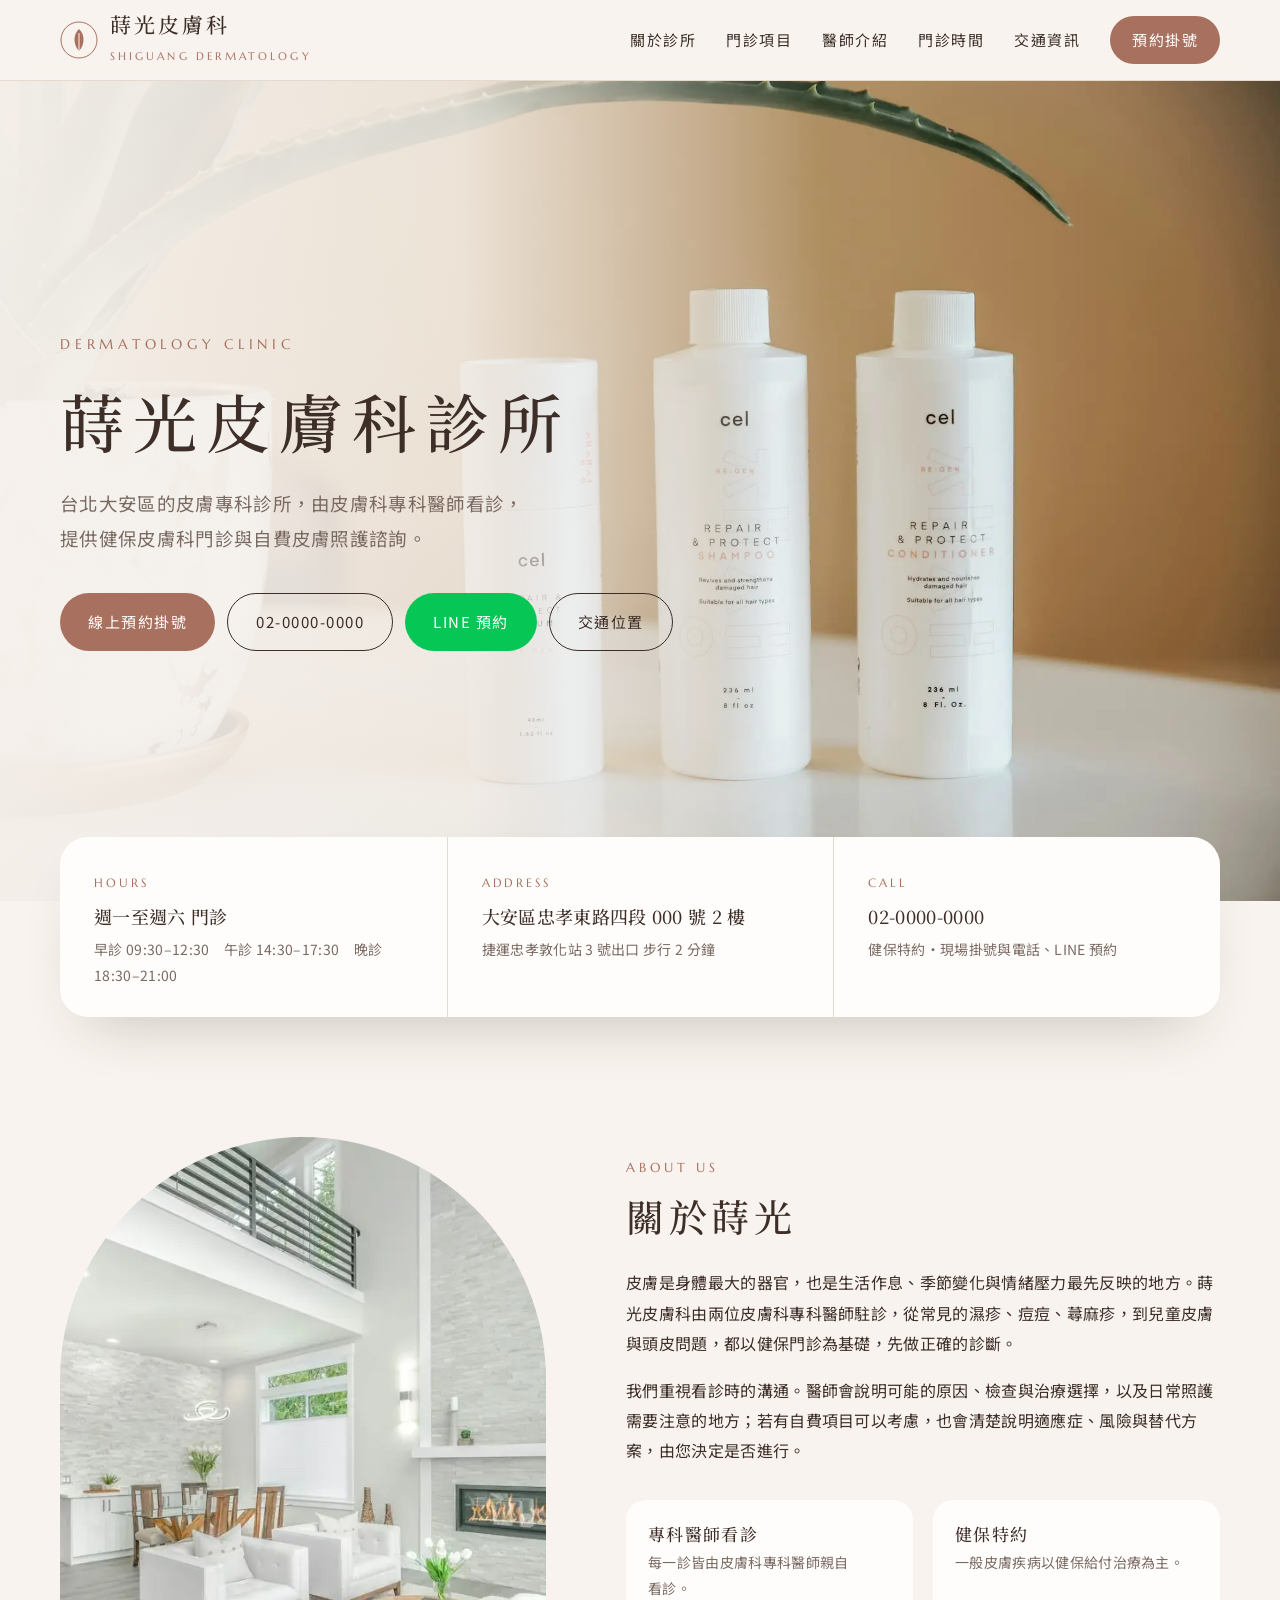
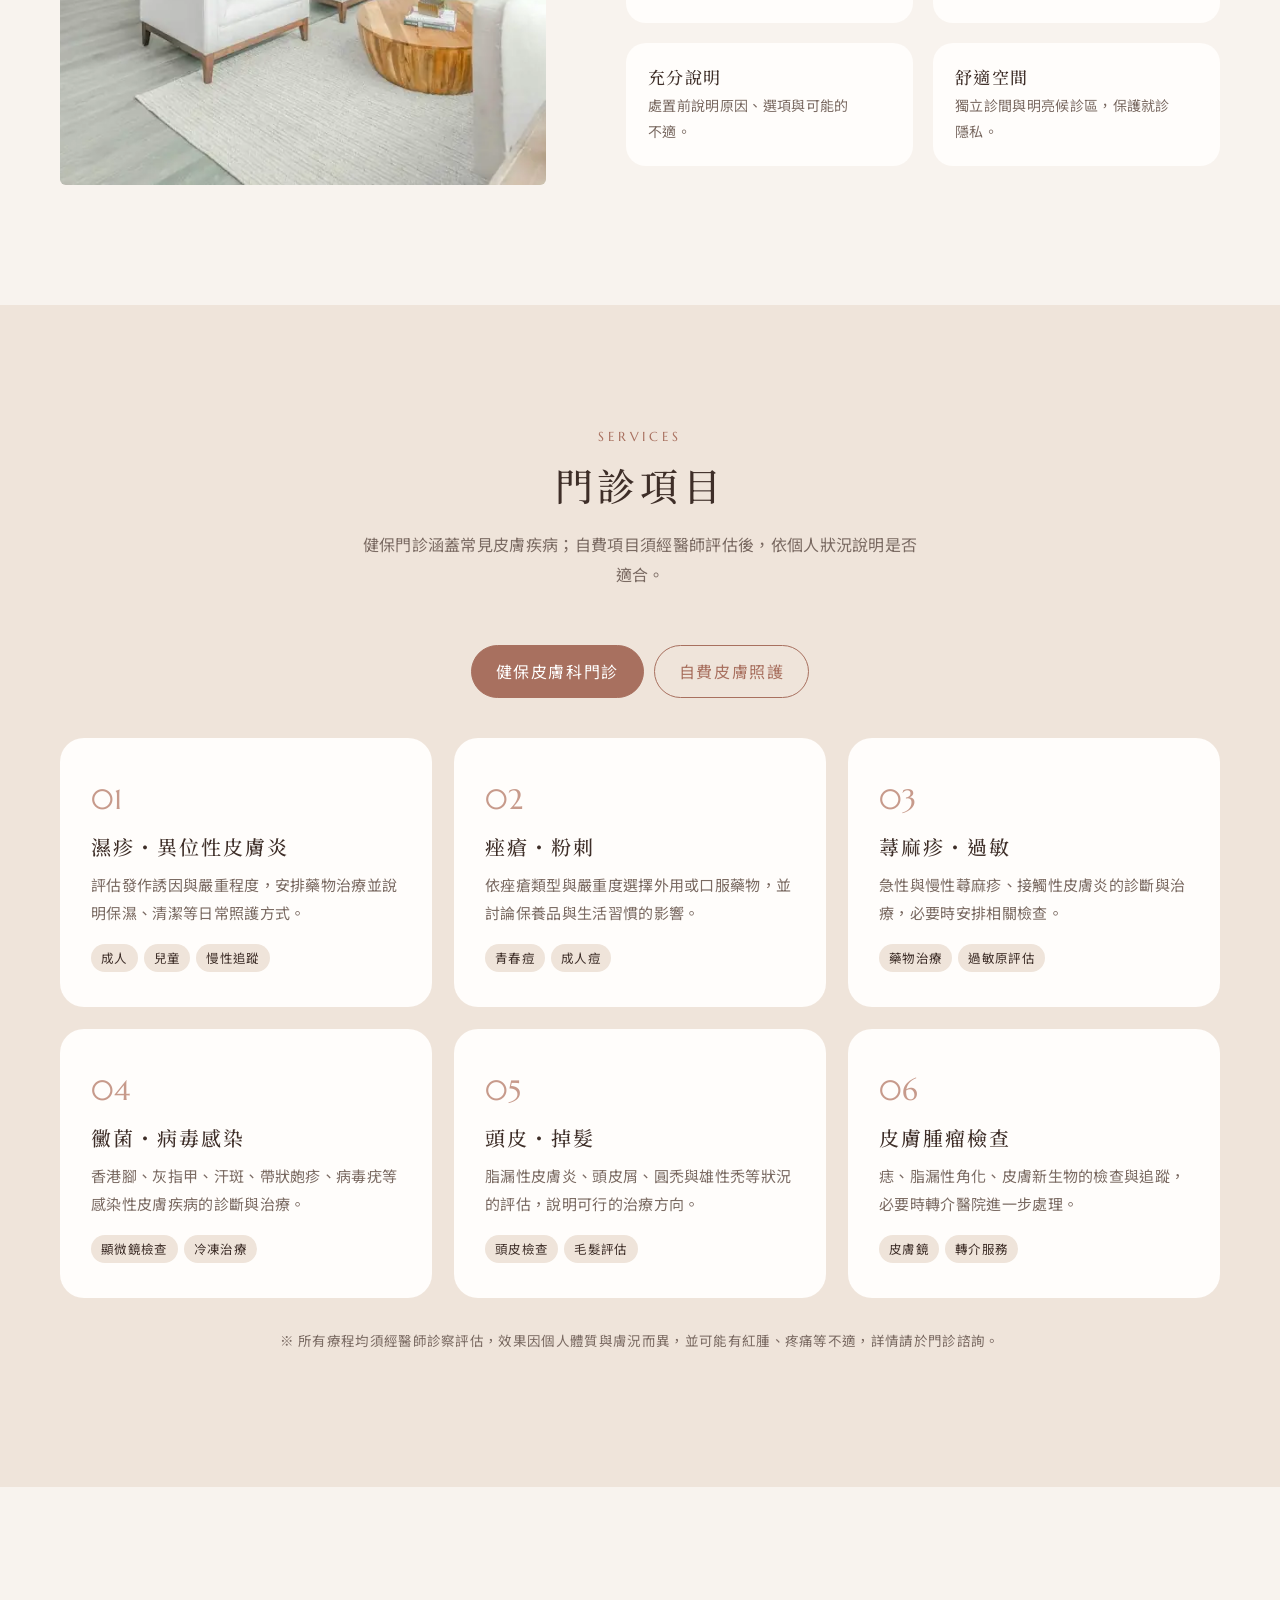
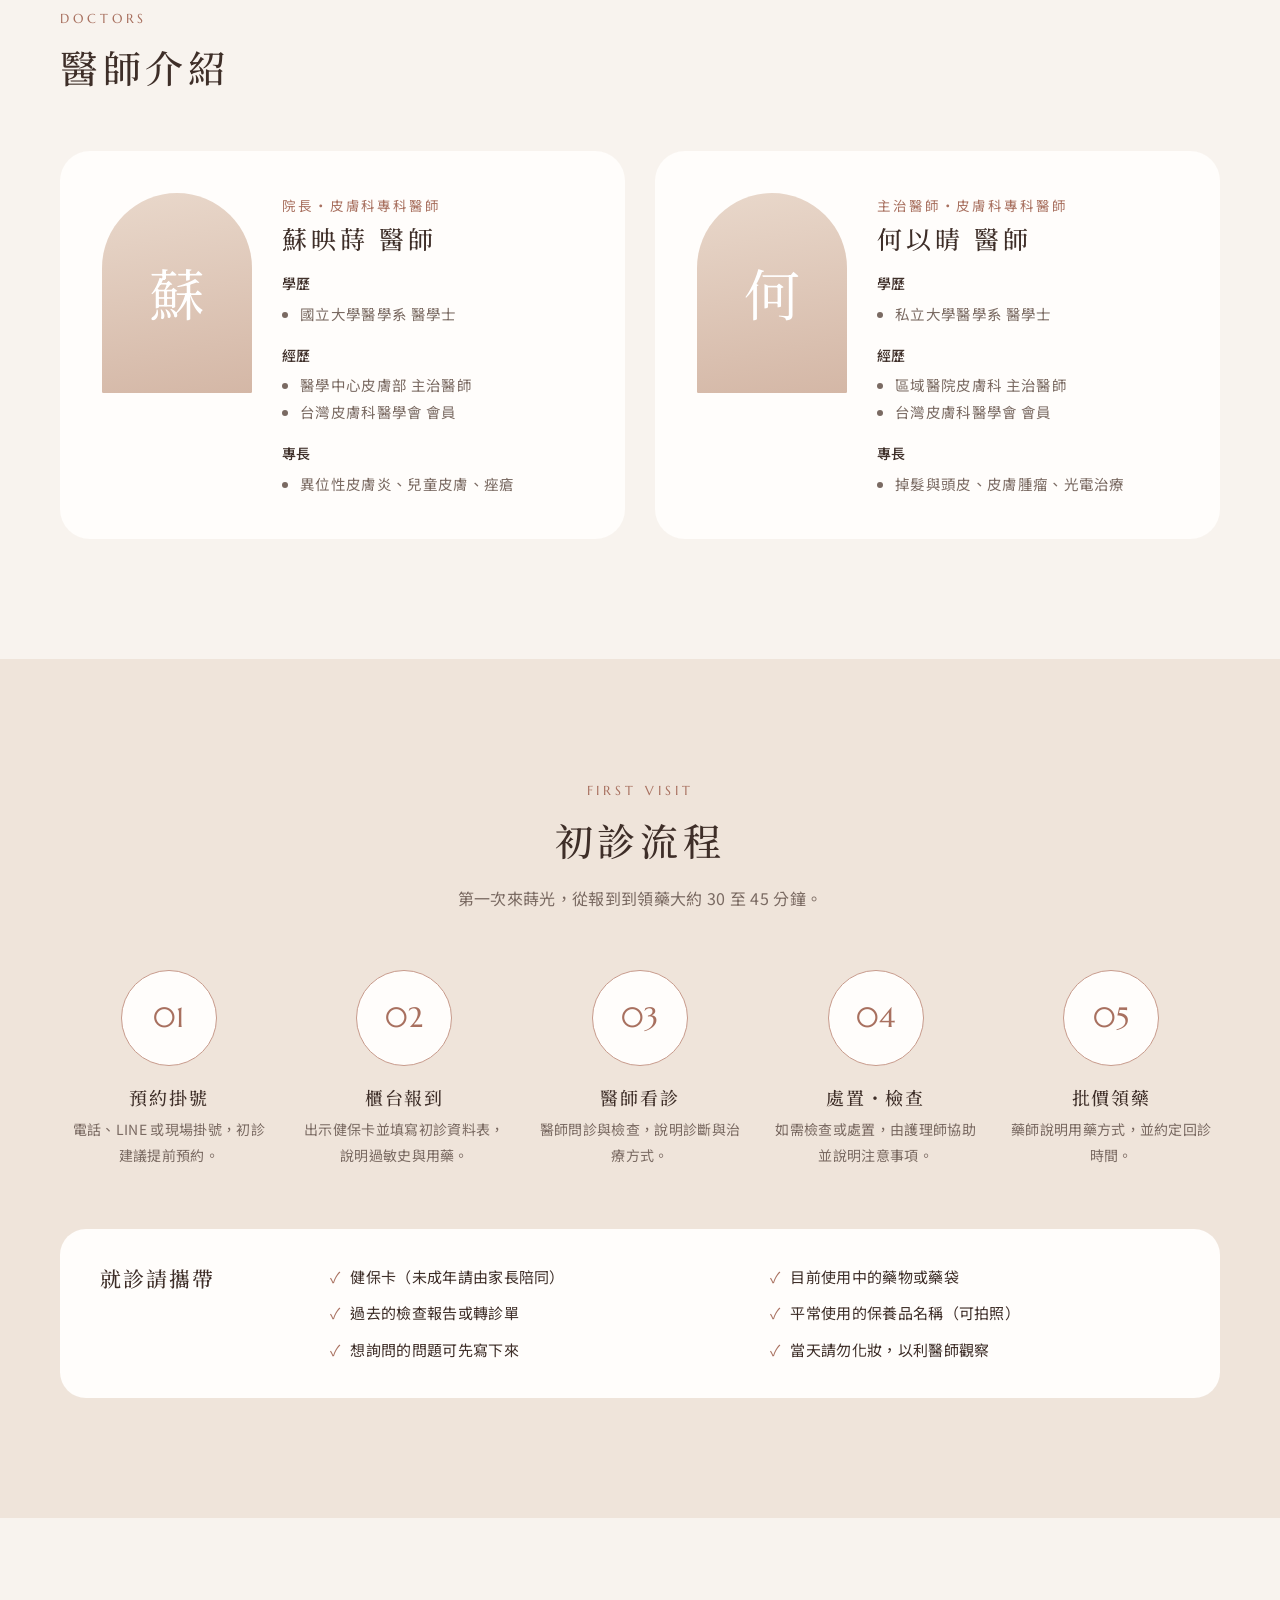
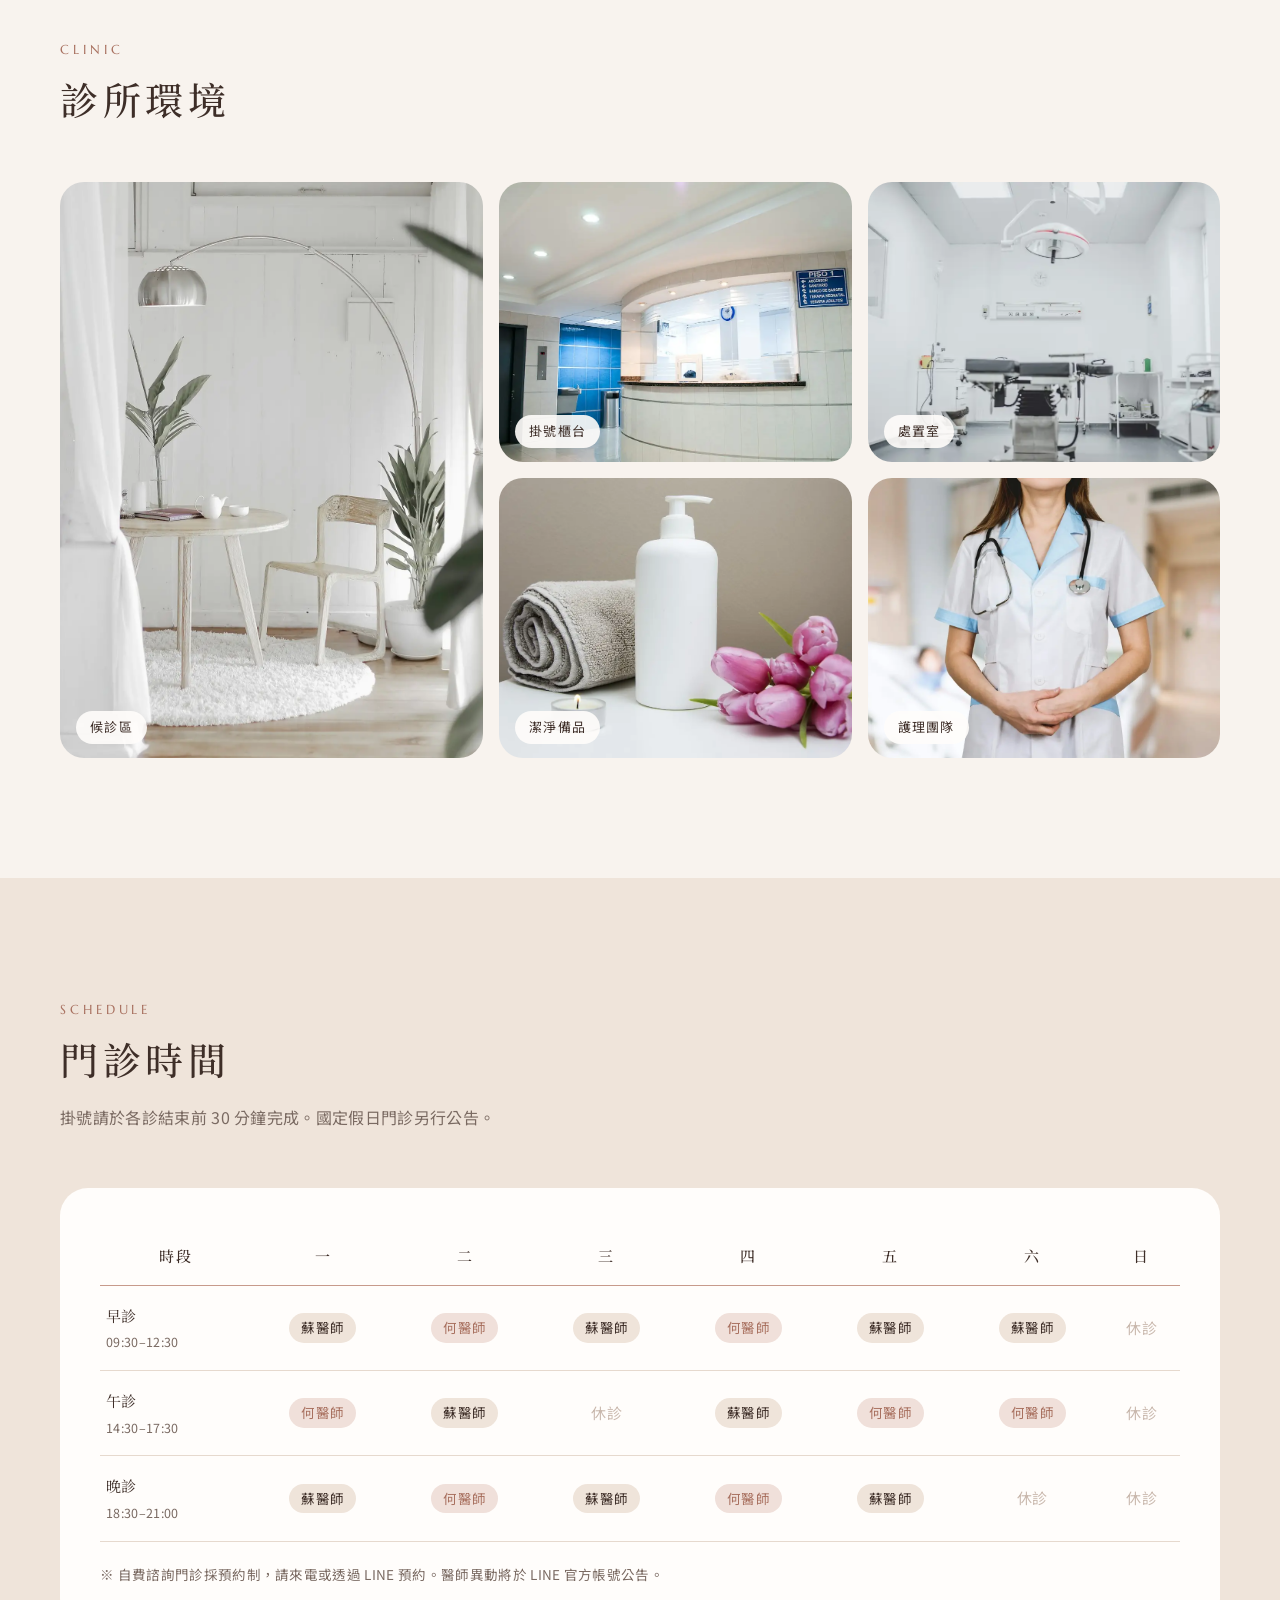
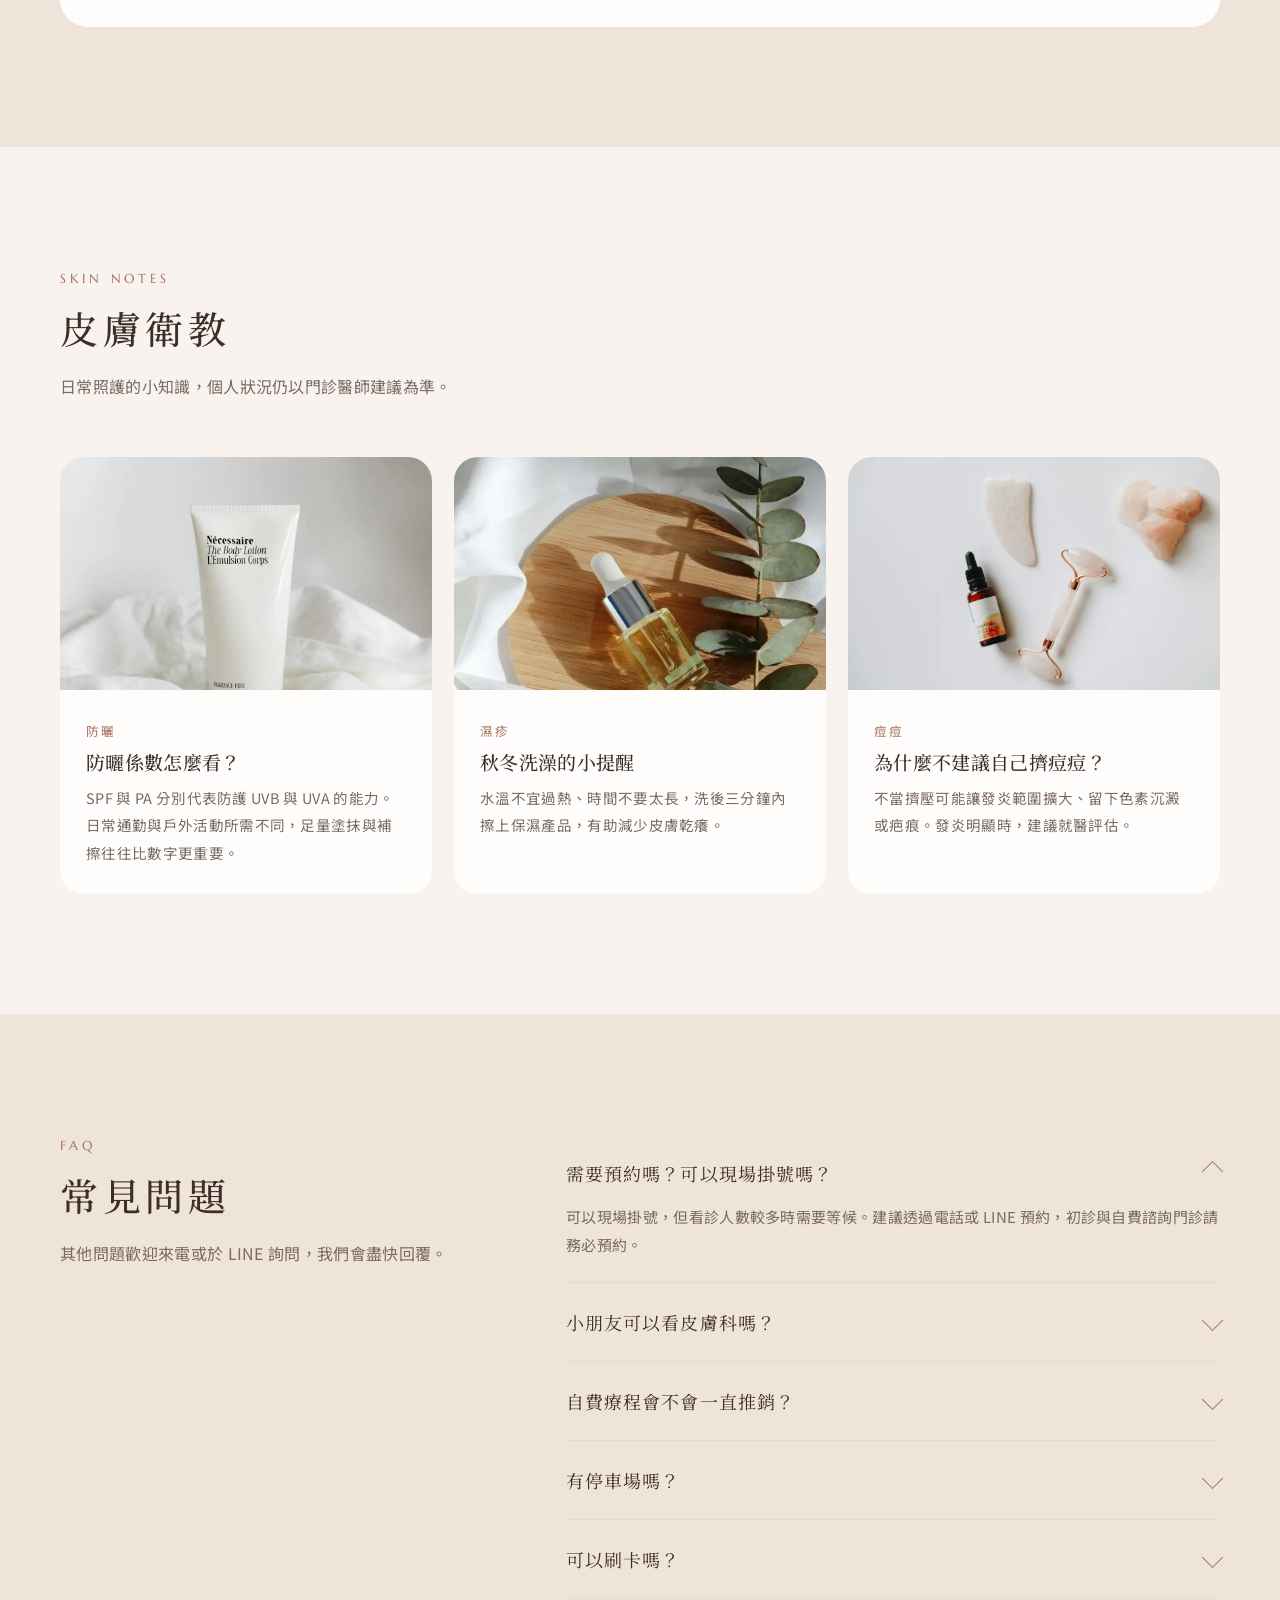
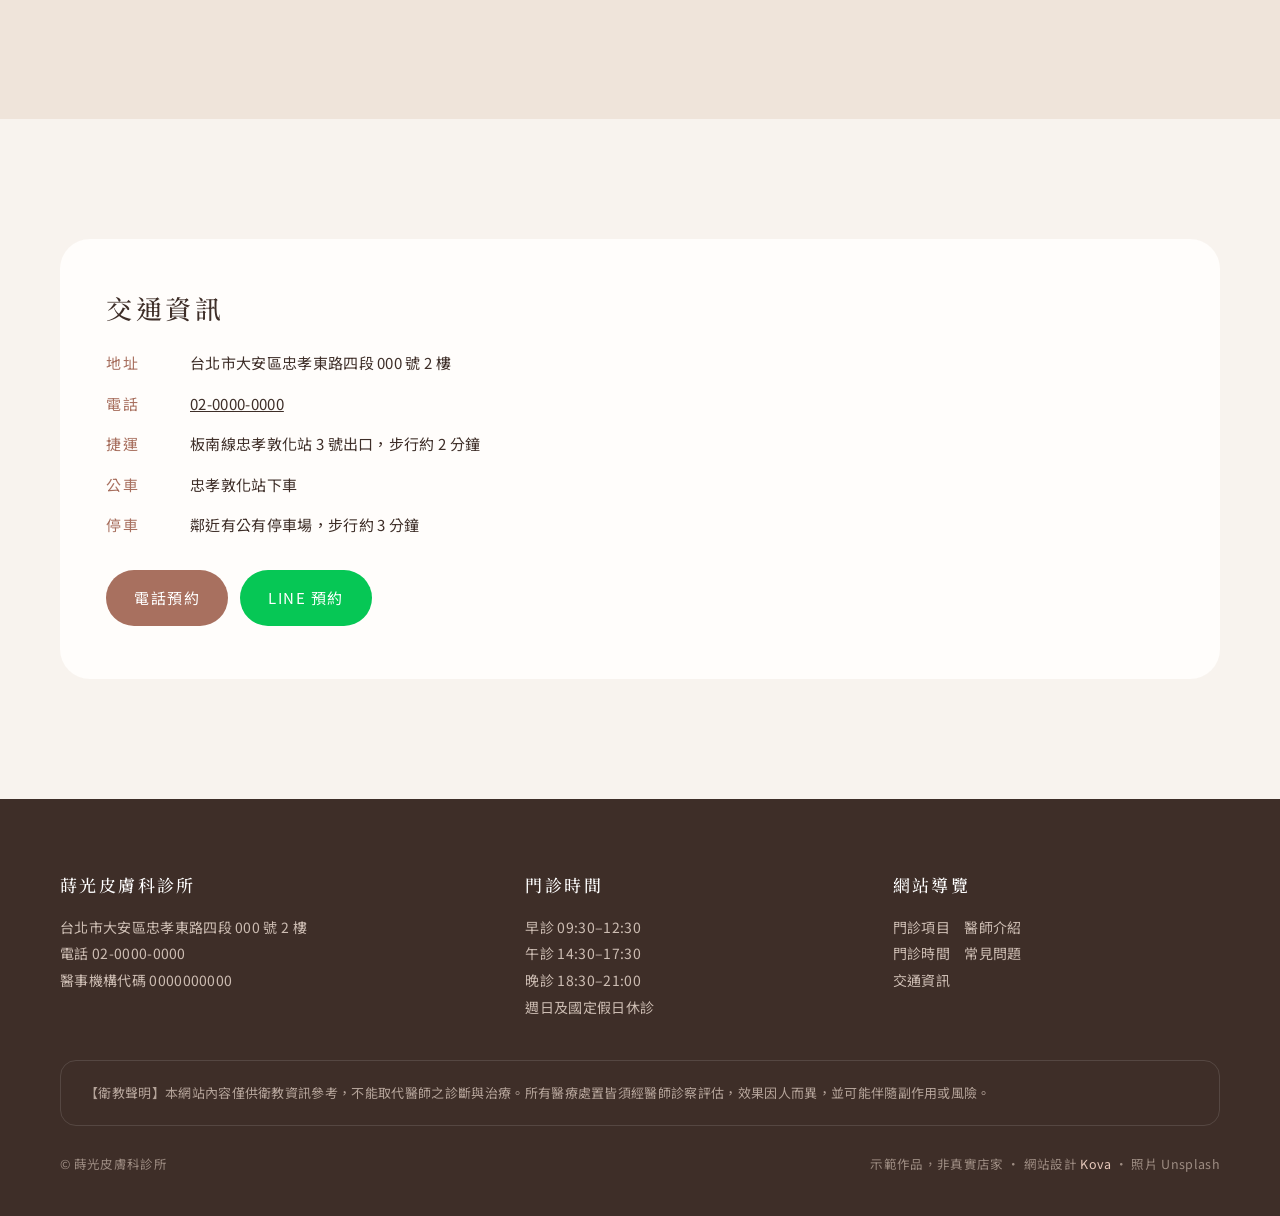
<file: demos/shiguang-derma/index.html>
<!DOCTYPE html>
<html lang="zh-Hant">
<head>
<meta charset="utf-8">
<meta name="robots" content="noindex">
<meta name="viewport" content="width=device-width, initial-scale=1">
<title>蒔光皮膚科診所｜台北大安 皮膚專科・健保門診（Kova 虛構示範）</title>
<meta name="description" content="蒔光皮膚科診所位於台北市大安區，由皮膚科專科醫師看診，提供健保皮膚科門診、兒童皮膚、過敏與濕疹、痤瘡、掉髮等診療，以及自費皮膚照護諮詢。">
<link rel="icon" href="data:image/svg+xml,%3Csvg xmlns='http://www.w3.org/2000/svg' viewBox='0 0 32 32'%3E%3Ccircle cx='16' cy='16' r='16' fill='%23efe4da'/%3E%3Cpath d='M16 7c5 4 5 13 0 18-5-5-5-14 0-18z' fill='%23a8705f'/%3E%3C/svg%3E">
<link rel="preconnect" href="https://fonts.googleapis.com"><link rel="preconnect" href="https://fonts.gstatic.com" crossorigin>
<link href="https://fonts.googleapis.com/css2?family=Noto+Serif+TC:wght@400;500;600&family=Noto+Sans+TC:wght@300;400;500&family=Marcellus&display=swap" rel="stylesheet">
<style>
:root{--cream:#f8f3ee;--sand:#efe4da;--rose:#a8705f;--rose2:#c79a8b;--cocoa:#3e2e28;--mut:#7a6a62;--line:#e6d9ce;--white:#fffdfb;--serif:"Noto Serif TC",serif;--sans:"Noto Sans TC","PingFang TC","Microsoft JhengHei",sans-serif;--lat:Marcellus,serif}
*{box-sizing:border-box}html{scroll-behavior:smooth;scroll-padding-top:80px}
body{margin:0;background:var(--cream);color:var(--cocoa);font-family:var(--sans);font-weight:400;line-height:1.9;font-size:16px;letter-spacing:.02em;-webkit-font-smoothing:antialiased}
img{display:block;max-width:100%}a{color:inherit}h1,h2,h3{font-family:var(--serif);font-weight:500;text-wrap:balance;line-height:1.45}
.w{width:min(1160px,calc(100% - 48px));margin:0 auto}
.nav{position:sticky;top:0;z-index:50;background:rgba(248,243,238,.92);backdrop-filter:blur(10px);border-bottom:1px solid var(--line)}
.nav .w{display:flex;align-items:center;justify-content:space-between;height:80px}
.brand{text-decoration:none;display:flex;align-items:center;gap:12px}.brand svg{width:38px;height:38px}
.brand b{font-family:var(--serif);font-size:21px;font-weight:500;letter-spacing:.14em;display:block;line-height:1.3}.brand small{font-family:var(--lat);font-size:11px;letter-spacing:.28em;color:var(--rose)}
.links{display:flex;gap:30px;align-items:center}.links a{text-decoration:none;font-size:15px;letter-spacing:.1em}.links a:hover{color:var(--rose)}
.links .cta{background:var(--rose);color:#fff;padding:10px 22px;border-radius:999px}.links .cta:hover{background:var(--cocoa);color:#fff}
.burger{display:none;background:none;border:1px solid var(--line);border-radius:50%;width:44px;height:44px;font-size:20px;color:var(--cocoa);cursor:pointer}
.hero{position:relative;height:calc(100vh - 80px);min-height:620px;max-height:860px;background:url(img/hero.webp) 60% center/cover no-repeat;display:flex;align-items:center}
.hero:before{content:"";position:absolute;inset:0;background:linear-gradient(90deg,rgba(248,243,238,.96) 0%,rgba(248,243,238,.82) 36%,rgba(248,243,238,0) 64%)}
.hero .w{position:relative}
.hero .en{font-family:var(--lat);letter-spacing:.34em;color:var(--rose);font-size:14px;margin:0 0 16px}
.hero h1{font-size:clamp(38px,5.4vw,64px);margin:0;letter-spacing:.14em}
.hero p{font-size:clamp(16px,1.5vw,18.5px);color:var(--mut);max-width:470px;margin:20px 0 36px}
.btns{display:flex;flex-wrap:wrap;gap:12px}
.btn{display:inline-flex;align-items:center;justify-content:center;padding:14px 28px;border-radius:999px;text-decoration:none;font-size:15px;letter-spacing:.1em;transition:.25s}
.btn.r{background:var(--rose);color:#fff}.btn.r:hover{background:var(--cocoa)}.btn.o{border:1px solid var(--cocoa);color:var(--cocoa)}.btn.o:hover{background:var(--cocoa);color:#fff}.btn.l{background:#06c755;color:#fff}
.quick{position:relative;z-index:2;margin-top:-64px}
.quick .w{display:grid;grid-template-columns:repeat(3,1fr);background:var(--white);border-radius:28px;box-shadow:0 30px 60px -30px rgba(62,46,40,.28);overflow:hidden}
.quick div.c{padding:28px 34px;border-left:1px solid var(--line)}.quick div.c:first-child{border-left:0}
.quick span{font-family:var(--lat);font-size:12px;letter-spacing:.24em;color:var(--rose)}.quick b{display:block;font-family:var(--serif);font-weight:500;font-size:18px;margin:4px 0 2px}.quick p{margin:0;font-size:14px;color:var(--mut)}
section{padding:120px 0}
.sh{margin-bottom:56px}.sh .en{font-family:var(--lat);letter-spacing:.3em;color:var(--rose);font-size:13px}
.sh h2{font-size:clamp(28px,3.2vw,38px);margin:8px 0 0;letter-spacing:.12em}.sh p{color:var(--mut);margin:16px 0 0;max-width:600px}.sh.c{text-align:center}.sh.c p{margin-inline:auto}
.about{display:grid;grid-template-columns:.9fr 1.1fr;gap:80px;align-items:center}
.arch{border-radius:999px 999px 24px 24px;overflow:hidden;aspect-ratio:3/4}.arch img{width:100%;height:100%;object-fit:cover}
.about .pts{display:grid;grid-template-columns:1fr 1fr;gap:20px;margin-top:34px}
.pt{background:var(--white);border-radius:20px;padding:22px 22px}.pt h3{margin:0 0 4px;font-size:17px;letter-spacing:.08em}.pt p{margin:0;font-size:14px;color:var(--mut);line-height:1.8}
.tabs{display:flex;gap:10px;justify-content:center;margin-bottom:40px}.tabs button{font:inherit;letter-spacing:.1em;border:1px solid var(--rose);background:transparent;color:var(--rose);padding:10px 24px;border-radius:999px;cursor:pointer}.tabs button.on{background:var(--rose);color:#fff}
.pane{display:none}.pane.on{display:grid;grid-template-columns:repeat(3,1fr);gap:22px}
.svc{background:var(--white);border-radius:24px;padding:34px 30px;border:1px solid transparent;transition:.3s}.svc:hover{border-color:var(--rose2);transform:translateY(-4px)}
.svc .no{font-family:var(--lat);color:var(--rose2);font-size:28px}.svc h3{margin:6px 0 10px;font-size:20px;letter-spacing:.1em}.svc p{margin:0;font-size:15px;color:var(--mut)}
.svc .tg{display:flex;flex-wrap:wrap;gap:6px;margin-top:16px}.svc .tg span{font-size:12.5px;background:var(--sand);padding:2px 10px;border-radius:999px;color:var(--cocoa)}
.notice{margin-top:30px;text-align:center;font-size:13.5px;color:var(--mut)}
.docs{display:grid;grid-template-columns:1fr 1fr;gap:30px}
.doc{background:var(--white);border-radius:30px;padding:42px;display:grid;grid-template-columns:150px 1fr;gap:30px;align-items:start}
.portrait{aspect-ratio:3/4;border-radius:999px 999px 18px 18px;background:linear-gradient(170deg,#e9d8cb,#d4b7a6);display:flex;align-items:center;justify-content:center;font-family:var(--serif);font-size:56px;color:#fff}
.doc .t{font-size:13.5px;color:var(--rose);letter-spacing:.14em}.doc h3{margin:2px 0 14px;font-size:25px;letter-spacing:.16em}
.doc h4{margin:14px 0 4px;font-size:14px;font-weight:500;color:var(--cocoa)}.doc ul{margin:0;padding-left:18px;color:var(--mut);font-size:14.5px;line-height:1.85}
.band{background:var(--sand)}
.flow{display:grid;grid-template-columns:repeat(5,1fr);gap:18px}
.fl{text-align:center;padding:0 6px}.fl .ci{width:96px;height:96px;margin:0 auto 18px;border-radius:50%;background:var(--white);display:grid;place-items:center;font-family:var(--lat);font-size:28px;color:var(--rose);border:1px solid var(--rose2)}
.fl h3{margin:0 0 6px;font-size:18px;letter-spacing:.1em}.fl p{margin:0;font-size:14px;color:var(--mut)}
.bring{margin-top:60px;background:var(--white);border-radius:26px;padding:34px 40px;display:grid;grid-template-columns:200px 1fr;gap:30px}
.bring h3{margin:0;font-size:21px;letter-spacing:.1em}.bring ul{margin:0;padding:0;list-style:none;display:grid;grid-template-columns:1fr 1fr;gap:8px 30px;font-size:15px}.bring li:before{content:"✓";color:var(--rose);margin-right:10px}
.gal{display:grid;grid-template-columns:1.2fr 1fr 1fr;grid-auto-rows:280px;gap:16px}
.gal figure{margin:0;border-radius:24px;overflow:hidden;position:relative}.gal img{width:100%;height:100%;object-fit:cover}.gal figure:first-child{grid-row:span 2}
.gal figcaption{position:absolute;left:16px;bottom:14px;background:rgba(255,253,251,.9);padding:4px 14px;border-radius:999px;font-size:13px;letter-spacing:.1em}
.hours{background:var(--white);border-radius:28px;padding:40px;overflow-x:auto}
table{width:100%;border-collapse:collapse;min-width:640px;font-size:15px;text-align:center}
th{font-family:var(--serif);font-weight:500;padding:14px 6px;border-bottom:1px solid var(--rose2);letter-spacing:.1em}td{padding:16px 6px;border-bottom:1px solid var(--line)}
td:first-child{text-align:left;font-family:var(--serif)}td:first-child small{display:block;font-family:var(--sans);color:var(--mut);font-size:12.5px}
.dr i{font-style:normal}.dr{display:inline-block;background:var(--sand);border-radius:999px;padding:2px 12px;font-size:13.5px}.dr.b{background:#f0e0da;color:var(--rose)}.off{color:#c9b8ad}
.hnote{margin:20px 0 0;font-size:13.5px;color:var(--mut)}
.edu{display:grid;grid-template-columns:repeat(3,1fr);gap:22px}
.ed{background:var(--white);border-radius:24px;overflow:hidden}.ed img{aspect-ratio:16/10;object-fit:cover;width:100%}.ed .b{padding:24px 26px 28px}.ed .b span{font-size:12.5px;color:var(--rose);letter-spacing:.12em}.ed h3{margin:4px 0 8px;font-size:19px}.ed p{margin:0;font-size:14.5px;color:var(--mut)}
.faq{display:grid;grid-template-columns:1fr 1.5fr;gap:70px}
details{border-bottom:1px solid var(--line);padding:22px 0}summary{cursor:pointer;list-style:none;font-family:var(--serif);font-size:18px;display:flex;justify-content:space-between;gap:20px;letter-spacing:.06em}summary::-webkit-details-marker{display:none}
summary:after{content:"";flex:none;width:14px;height:14px;margin-top:8px;border-right:1px solid var(--rose);border-bottom:1px solid var(--rose);transform:rotate(45deg);transition:.25s}details[open] summary:after{transform:rotate(225deg)}details p{margin:12px 0 0;color:var(--mut);font-size:15px}
.visit{display:grid;grid-template-columns:1fr 1.2fr;gap:0;background:var(--white);border-radius:30px;overflow:hidden}
.vi{padding:50px 46px}.vi h3{margin:0 0 22px;font-size:26px;letter-spacing:.14em}
.vi dl{margin:0;display:grid;grid-template-columns:72px 1fr;gap:12px;font-size:15px}.vi dt{color:var(--rose);letter-spacing:.1em}.vi dd{margin:0}
.vi .btns{margin-top:30px}.map iframe{width:100%;height:100%;min-height:440px;border:0;display:block}
footer{background:var(--cocoa);color:#cdbdb3;padding:70px 0 40px;font-size:14px}
.fg{display:grid;grid-template-columns:1.3fr 1fr 1fr;gap:40px}footer h4{font-family:var(--serif);font-weight:500;color:#fff;font-size:17px;margin:0 0 12px;letter-spacing:.14em}footer p{margin:0}footer a{text-decoration:none}footer a:hover{color:#fff}
.disc{margin-top:40px;padding:20px 24px;border:1px solid rgba(255,255,255,.12);border-radius:16px;font-size:13px;line-height:1.85;color:#b5a49a}
.legal{margin-top:26px;display:flex;justify-content:space-between;flex-wrap:wrap;gap:10px;font-size:12.5px;color:#9d8c82}.legal a{color:#e8c9bc}
.mbar{display:none}
@media(max-width:1000px){.pane.on,.edu{grid-template-columns:1fr 1fr}.docs{grid-template-columns:1fr}.flow{grid-template-columns:1fr 1fr 1fr}.faq{grid-template-columns:1fr;gap:10px}}
@media(max-width:760px){
 .w{width:calc(100% - 36px)}section{padding:80px 0}
 .links{display:none;position:absolute;top:80px;left:0;right:0;background:var(--cream);flex-direction:column;align-items:stretch;gap:0;padding:6px 22px 22px;border-bottom:1px solid var(--line)}.links.open{display:flex}.links a{padding:14px 0;border-bottom:1px solid var(--line)}.links .cta{text-align:center;margin-top:14px}
 .burger{display:block}
 .hero{height:auto;min-height:0;max-height:none;padding:300px 0 96px;align-items:flex-end;background-position:62% top;background-size:auto 420px;background-color:var(--cream)}
 .hero:before{background:linear-gradient(180deg,rgba(248,243,238,0) 0,rgba(248,243,238,0) 240px,var(--cream) 380px)}
 .hero h1{letter-spacing:.08em}.btns{display:grid;grid-template-columns:1fr 1fr;gap:10px}.btn{padding:13px 8px;letter-spacing:.06em}
 .quick .w{grid-template-columns:1fr;border-radius:22px}.quick div.c{border-left:0;border-top:1px solid var(--line);padding:18px 24px}.quick div.c:first-child{border-top:0}
 .about{grid-template-columns:1fr;gap:40px}.arch{aspect-ratio:4/4.4;max-width:420px}.about .pts{grid-template-columns:1fr}
 .pane.on,.edu{grid-template-columns:1fr}.tabs button{padding:9px 16px;font-size:14px}
 .doc{grid-template-columns:1fr;padding:30px 26px;gap:20px}.portrait{width:120px}
 .flow{grid-template-columns:1fr;gap:22px}.fl{display:grid;grid-template-columns:72px 1fr;gap:4px 18px;text-align:left}.fl .ci{width:72px;height:72px;margin:0;grid-row:span 2;font-size:22px}.fl h3{align-self:end}
 .bring{grid-template-columns:1fr;padding:28px 24px;gap:16px}.bring ul{grid-template-columns:1fr}
 .gal{grid-template-columns:1fr 1fr;grid-auto-rows:170px}.gal figure:first-child{grid-column:span 2;grid-row:auto}
 .hours{padding:20px 12px}table{min-width:0;font-size:13.5px}th,td{padding:12px 2px}.dr{padding:2px 7px}.dr i{display:none}td:first-child small{font-size:11px}.visit{grid-template-columns:1fr}.vi{padding:34px 26px}.map iframe{min-height:320px}.fg{grid-template-columns:1fr}
 .mbar{display:grid;grid-template-columns:1fr 1fr 1fr;position:fixed;left:0;right:0;bottom:0;z-index:40;background:var(--white);border-top:1px solid var(--line)}
 .mbar a{padding:13px 0;text-align:center;text-decoration:none;font-size:14px;letter-spacing:.08em}.mbar .l{background:#06c755;color:#fff}.mbar .r{background:var(--rose);color:#fff}
 footer{padding-bottom:90px}
}
p{text-wrap:pretty}
</style>
</head>
<body>
<header class="nav"><div class="w">
 <a class="brand" href="#top"><svg viewBox="0 0 38 38"><circle cx="19" cy="19" r="18" fill="none" stroke="#a8705f"/><path d="M19 8c6 5 6 16 0 22-6-6-6-17 0-22z" fill="#a8705f"/><path d="M19 12v18" stroke="#f8f3ee" stroke-width="1"/></svg><span><b>蒔光皮膚科</b><small>SHIGUANG DERMATOLOGY</small></span></a>
 <nav class="links" id="links"><a href="#about">關於診所</a><a href="#services">門診項目</a><a href="#doctors">醫師介紹</a><a href="#hours">門診時間</a><a href="#visit">交通資訊</a><a class="cta" href="#hours">預約掛號</a></nav>
 <button class="burger" id="burger" aria-label="選單">☰</button>
</div></header>

<section class="hero" id="top" style="padding-left:0;padding-right:0"><div class="w">
 <p class="en">DERMATOLOGY CLINIC</p>
 <h1>蒔光皮膚科診所</h1>
 <p>台北大安區的皮膚專科診所，由皮膚科專科醫師看診，提供健保皮膚科門診與自費皮膚照護諮詢。</p>
 <div class="btns"><a class="btn r" href="#hours">線上預約掛號</a><a class="btn o" href="tel:+886200000000">02-0000-0000</a><a class="btn l" href="#visit">LINE 預約</a><a class="btn o" href="#visit">交通位置</a></div>
</div></section>
<div class="quick"><div class="w">
 <div class="c"><span>HOURS</span><b>週一至週六 門診</b><p>早診 09:30–12:30　午診 14:30–17:30　晚診 18:30–21:00</p></div>
 <div class="c"><span>ADDRESS</span><b>大安區忠孝東路四段 000 號 2 樓</b><p>捷運忠孝敦化站 3 號出口 步行 2 分鐘</p></div>
 <div class="c"><span>CALL</span><b>02-0000-0000</b><p>健保特約・現場掛號與電話、LINE 預約</p></div>
</div></div>

<section id="about"><div class="w about">
 <div class="arch"><img src="img/lounge.webp" alt="診所候診空間" loading="lazy"></div>
 <div>
  <div class="sh" style="margin-bottom:24px"><div class="en">ABOUT US</div><h2>關於蒔光</h2></div>
  <p>皮膚是身體最大的器官，也是生活作息、季節變化與情緒壓力最先反映的地方。蒔光皮膚科由兩位皮膚科專科醫師駐診，從常見的濕疹、痘痘、蕁麻疹，到兒童皮膚與頭皮問題，都以健保門診為基礎，先做正確的診斷。</p>
  <p>我們重視看診時的溝通。醫師會說明可能的原因、檢查與治療選擇，以及日常照護需要注意的地方；若有自費項目可以考慮，也會清楚說明適應症、風險與替代方案，由您決定是否進行。</p>
  <div class="pts">
   <div class="pt"><h3>專科醫師看診</h3><p>每一診皆由皮膚科專科醫師親自看診。</p></div>
   <div class="pt"><h3>健保特約</h3><p>一般皮膚疾病以健保給付治療為主。</p></div>
   <div class="pt"><h3>充分說明</h3><p>處置前說明原因、選項與可能的不適。</p></div>
   <div class="pt"><h3>舒適空間</h3><p>獨立診間與明亮候診區，保護就診隱私。</p></div>
  </div>
 </div>
</div></section>

<section class="band" id="services"><div class="w">
 <div class="sh c"><div class="en">SERVICES</div><h2>門診項目</h2><p>健保門診涵蓋常見皮膚疾病；自費項目須經醫師評估後，依個人狀況說明是否適合。</p></div>
 <div class="tabs"><button class="on" data-t="nhi">健保皮膚科門診</button><button data-t="self">自費皮膚照護</button></div>
 <div class="pane on" id="nhi">
  <div class="svc"><div class="no">01</div><h3>濕疹・異位性皮膚炎</h3><p>評估發作誘因與嚴重程度，安排藥物治療並說明保濕、清潔等日常照護方式。</p><div class="tg"><span>成人</span><span>兒童</span><span>慢性追蹤</span></div></div>
  <div class="svc"><div class="no">02</div><h3>痤瘡・粉刺</h3><p>依痤瘡類型與嚴重度選擇外用或口服藥物，並討論保養品與生活習慣的影響。</p><div class="tg"><span>青春痘</span><span>成人痘</span></div></div>
  <div class="svc"><div class="no">03</div><h3>蕁麻疹・過敏</h3><p>急性與慢性蕁麻疹、接觸性皮膚炎的診斷與治療，必要時安排相關檢查。</p><div class="tg"><span>藥物治療</span><span>過敏原評估</span></div></div>
  <div class="svc"><div class="no">04</div><h3>黴菌・病毒感染</h3><p>香港腳、灰指甲、汗斑、帶狀皰疹、病毒疣等感染性皮膚疾病的診斷與治療。</p><div class="tg"><span>顯微鏡檢查</span><span>冷凍治療</span></div></div>
  <div class="svc"><div class="no">05</div><h3>頭皮・掉髮</h3><p>脂漏性皮膚炎、頭皮屑、圓禿與雄性禿等狀況的評估，說明可行的治療方向。</p><div class="tg"><span>頭皮檢查</span><span>毛髮評估</span></div></div>
  <div class="svc"><div class="no">06</div><h3>皮膚腫瘤檢查</h3><p>痣、脂漏性角化、皮膚新生物的檢查與追蹤，必要時轉介醫院進一步處理。</p><div class="tg"><span>皮膚鏡</span><span>轉介服務</span></div></div>
 </div>
 <div class="pane" id="self">
  <div class="svc"><div class="no">01</div><h3>光電療程諮詢</h3><p>針對斑點、膚色不均、毛孔等外觀困擾，由醫師評估膚況後說明適用的光電設備與注意事項。</p><div class="tg"><span>需醫師評估</span></div></div>
  <div class="svc"><div class="no">02</div><h3>化學換膚</h3><p>依皮膚狀況選擇適合的酸類與濃度，療程前後的照顧方式將詳細說明。</p><div class="tg"><span>需醫師評估</span></div></div>
  <div class="svc"><div class="no">03</div><h3>疤痕照護</h3><p>痘疤、手術疤痕與蟹足腫的評估，討論藥物、注射或其他處置選項。</p><div class="tg"><span>需醫師評估</span></div></div>
  <div class="svc"><div class="no">04</div><h3>醫學美容諮詢</h3><p>想了解肉毒桿菌素、玻尿酸等項目，可預約諮詢門診，醫師將說明風險與替代方案。</p><div class="tg"><span>諮詢門診</span></div></div>
  <div class="svc"><div class="no">05</div><h3>醫學保養建議</h3><p>依膚質與使用中的產品給予清潔、保濕、防曬的個人化建議。</p><div class="tg"><span>門診衛教</span></div></div>
  <div class="svc"><div class="no">06</div><h3>腋下多汗評估</h3><p>評估多汗的類型與影響程度，說明外用藥物或其他自費處置的選擇。</p><div class="tg"><span>需醫師評估</span></div></div>
 </div>
 <p class="notice">※ 所有療程均須經醫師診察評估，效果因個人體質與膚況而異，並可能有紅腫、疼痛等不適，詳情請於門診諮詢。</p>
</div></section>

<section id="doctors"><div class="w">
 <div class="sh"><div class="en">DOCTORS</div><h2>醫師介紹</h2></div>
 <div class="docs">
  <div class="doc"><div class="portrait">蘇</div><div><div class="t">院長・皮膚科專科醫師</div><h3>蘇映蒔 醫師</h3>
   <h4>學歷</h4><ul><li>國立大學醫學系 醫學士</li></ul>
   <h4>經歷</h4><ul><li>醫學中心皮膚部 主治醫師</li><li>台灣皮膚科醫學會 會員</li></ul>
   <h4>專長</h4><ul><li>異位性皮膚炎、兒童皮膚、痤瘡</li></ul></div></div>
  <div class="doc"><div class="portrait">何</div><div><div class="t">主治醫師・皮膚科專科醫師</div><h3>何以晴 醫師</h3>
   <h4>學歷</h4><ul><li>私立大學醫學系 醫學士</li></ul>
   <h4>經歷</h4><ul><li>區域醫院皮膚科 主治醫師</li><li>台灣皮膚科醫學會 會員</li></ul>
   <h4>專長</h4><ul><li>掉髮與頭皮、皮膚腫瘤、光電治療</li></ul></div></div>
 </div>
</div></section>

<section class="band"><div class="w">
 <div class="sh c"><div class="en">FIRST VISIT</div><h2>初診流程</h2><p>第一次來蒔光，從報到到領藥大約 30 至 45 分鐘。</p></div>
 <div class="flow">
  <div class="fl"><div class="ci">01</div><h3>預約掛號</h3><p>電話、LINE 或現場掛號，初診建議提前預約。</p></div>
  <div class="fl"><div class="ci">02</div><h3>櫃台報到</h3><p>出示健保卡並填寫初診資料表，說明過敏史與用藥。</p></div>
  <div class="fl"><div class="ci">03</div><h3>醫師看診</h3><p>醫師問診與檢查，說明診斷與治療方式。</p></div>
  <div class="fl"><div class="ci">04</div><h3>處置・檢查</h3><p>如需檢查或處置，由護理師協助並說明注意事項。</p></div>
  <div class="fl"><div class="ci">05</div><h3>批價領藥</h3><p>藥師說明用藥方式，並約定回診時間。</p></div>
 </div>
 <div class="bring"><h3>就診請攜帶</h3><ul><li>健保卡（未成年請由家長陪同）</li><li>目前使用中的藥物或藥袋</li><li>過去的檢查報告或轉診單</li><li>平常使用的保養品名稱（可拍照）</li><li>想詢問的問題可先寫下來</li><li>當天請勿化妝，以利醫師觀察</li></ul></div>
</div></section>

<section><div class="w">
 <div class="sh"><div class="en">CLINIC</div><h2>診所環境</h2></div>
 <div class="gal">
  <figure><img src="img/chair.webp" alt="候診區一角" loading="lazy"><figcaption>候診區</figcaption></figure>
  <figure><img src="img/reception.webp" alt="掛號櫃台" loading="lazy"><figcaption>掛號櫃台</figcaption></figure>
  <figure><img src="img/room.webp" alt="處置室" loading="lazy"><figcaption>處置室</figcaption></figure>
  <figure><img src="img/towel.webp" alt="護理備品" loading="lazy"><figcaption>潔淨備品</figcaption></figure>
  <figure><img src="img/nurse.webp" alt="護理人員" loading="lazy"><figcaption>護理團隊</figcaption></figure>
 </div>
</div></section>

<section class="band" id="hours"><div class="w">
 <div class="sh"><div class="en">SCHEDULE</div><h2>門診時間</h2><p>掛號請於各診結束前 30 分鐘完成。國定假日門診另行公告。</p></div>
 <div class="hours"><table>
  <tr><th>時段</th><th>一</th><th>二</th><th>三</th><th>四</th><th>五</th><th>六</th><th>日</th></tr>
  <tr><td>早診<small>09:30–12:30</small></td><td><span class="dr">蘇<i>醫師</i></span></td><td><span class="dr b">何<i>醫師</i></span></td><td><span class="dr">蘇<i>醫師</i></span></td><td><span class="dr b">何<i>醫師</i></span></td><td><span class="dr">蘇<i>醫師</i></span></td><td><span class="dr">蘇<i>醫師</i></span></td><td class="off">休診</td></tr>
  <tr><td>午診<small>14:30–17:30</small></td><td><span class="dr b">何<i>醫師</i></span></td><td><span class="dr">蘇<i>醫師</i></span></td><td class="off">休診</td><td><span class="dr">蘇<i>醫師</i></span></td><td><span class="dr b">何<i>醫師</i></span></td><td><span class="dr b">何<i>醫師</i></span></td><td class="off">休診</td></tr>
  <tr><td>晚診<small>18:30–21:00</small></td><td><span class="dr">蘇<i>醫師</i></span></td><td><span class="dr b">何<i>醫師</i></span></td><td><span class="dr">蘇<i>醫師</i></span></td><td><span class="dr b">何<i>醫師</i></span></td><td><span class="dr">蘇<i>醫師</i></span></td><td class="off">休診</td><td class="off">休診</td></tr>
 </table>
 <p class="hnote">※ 自費諮詢門診採預約制，請來電或透過 LINE 預約。醫師異動將於 LINE 官方帳號公告。</p></div>
</div></section>

<section><div class="w">
 <div class="sh"><div class="en">SKIN NOTES</div><h2>皮膚衛教</h2><p>日常照護的小知識，個人狀況仍以門診醫師建議為準。</p></div>
 <div class="edu">
  <div class="ed"><img src="img/tube.webp" alt="" loading="lazy"><div class="b"><span>防曬</span><h3>防曬係數怎麼看？</h3><p>SPF 與 PA 分別代表防護 UVB 與 UVA 的能力。日常通勤與戶外活動所需不同，足量塗抹與補擦往往比數字更重要。</p></div></div>
  <div class="ed"><img src="img/serum.webp" alt="" loading="lazy"><div class="b"><span>濕疹</span><h3>秋冬洗澡的小提醒</h3><p>水溫不宜過熱、時間不要太長，洗後三分鐘內擦上保濕產品，有助減少皮膚乾癢。</p></div></div>
  <div class="ed"><img src="img/roller.webp" alt="" loading="lazy"><div class="b"><span>痘痘</span><h3>為什麼不建議自己擠痘痘？</h3><p>不當擠壓可能讓發炎範圍擴大、留下色素沉澱或疤痕。發炎明顯時，建議就醫評估。</p></div></div>
 </div>
</div></section>

<section class="band" id="faq"><div class="w faq">
 <div class="sh"><div class="en">FAQ</div><h2>常見問題</h2><p>其他問題歡迎來電或於 LINE 詢問，我們會盡快回覆。</p></div>
 <div>
  <details open><summary>需要預約嗎？可以現場掛號嗎？</summary><p>可以現場掛號，但看診人數較多時需要等候。建議透過電話或 LINE 預約，初診與自費諮詢門診請務必預約。</p></details>
  <details><summary>小朋友可以看皮膚科嗎？</summary><p>可以。兒童濕疹、尿布疹、異位性皮膚炎都是常見的就診原因，未成年就診請由家長或監護人陪同。</p></details>
  <details><summary>自費療程會不會一直推銷？</summary><p>不會。是否進行自費項目完全由您決定，醫師只會在評估後說明可行的選項、風險與費用，您可以帶回家考慮。</p></details>
  <details><summary>有停車場嗎？</summary><p>診所無附設停車場，鄰近有多處公有與民營停車場，建議搭乘捷運至忠孝敦化站。</p></details>
  <details><summary>可以刷卡嗎？</summary><p>健保部分負擔與自費項目皆可使用現金、信用卡與行動支付。</p></details>
 </div>
</div></section>

<section id="visit"><div class="w">
 <div class="visit">
  <div class="vi"><h3>交通資訊</h3>
   <dl><dt>地址</dt><dd>台北市大安區忠孝東路四段 000 號 2 樓</dd><dt>電話</dt><dd><a href="tel:+886200000000">02-0000-0000</a></dd><dt>捷運</dt><dd>板南線忠孝敦化站 3 號出口，步行約 2 分鐘</dd><dt>公車</dt><dd>忠孝敦化站下車</dd><dt>停車</dt><dd>鄰近有公有停車場，步行約 3 分鐘</dd></dl>
   <div class="btns"><a class="btn r" href="tel:+886200000000">電話預約</a><a class="btn l" href="#visit">LINE 預約</a></div>
  </div>
  <div class="map"><iframe loading="lazy" title="地圖" src="https://www.google.com/maps?q=台北市大安區忠孝東路四段&z=16&hl=zh-TW&output=embed"></iframe></div>
 </div>
</div></section>

<footer><div class="w">
 <div class="fg">
  <div><h4>蒔光皮膚科診所</h4><p>台北市大安區忠孝東路四段 000 號 2 樓<br>電話 02-0000-0000<br>醫事機構代碼 0000000000</p></div>
  <div><h4>門診時間</h4><p>早診 09:30–12:30<br>午診 14:30–17:30<br>晚診 18:30–21:00<br>週日及國定假日休診</p></div>
  <div><h4>網站導覽</h4><p><a href="#services">門診項目</a>　<a href="#doctors">醫師介紹</a><br><a href="#hours">門診時間</a>　<a href="#faq">常見問題</a><br><a href="#visit">交通資訊</a></p></div>
 </div>
 <div class="disc">【衛教聲明】本網站內容僅供衛教資訊參考，不能取代醫師之診斷與治療。所有醫療處置皆須經醫師診察評估，效果因人而異，並可能伴隨副作用或風險。</div>
 <div class="legal"><span>© 蒔光皮膚科診所</span><span>示範作品，非真實店家 · 網站設計 <a href="https://kova.tw">Kova</a> · 照片 Unsplash</span></div>
</div></footer>
<div class="mbar"><a href="tel:+886200000000">撥打電話</a><a class="l" href="#visit">LINE 預約</a><a class="r" href="#hours">門診時間</a></div>
<script>
const links=document.getElementById('links');document.getElementById('burger').onclick=()=>links.classList.toggle('open');
links.querySelectorAll('a').forEach(a=>a.onclick=()=>links.classList.remove('open'));
document.querySelectorAll('.tabs button').forEach(b=>b.onclick=()=>{document.querySelectorAll('.tabs button,.pane').forEach(x=>x.classList.remove('on'));b.classList.add('on');document.getElementById(b.dataset.t).classList.add('on')});
</script>
</body>
</html>
</file>
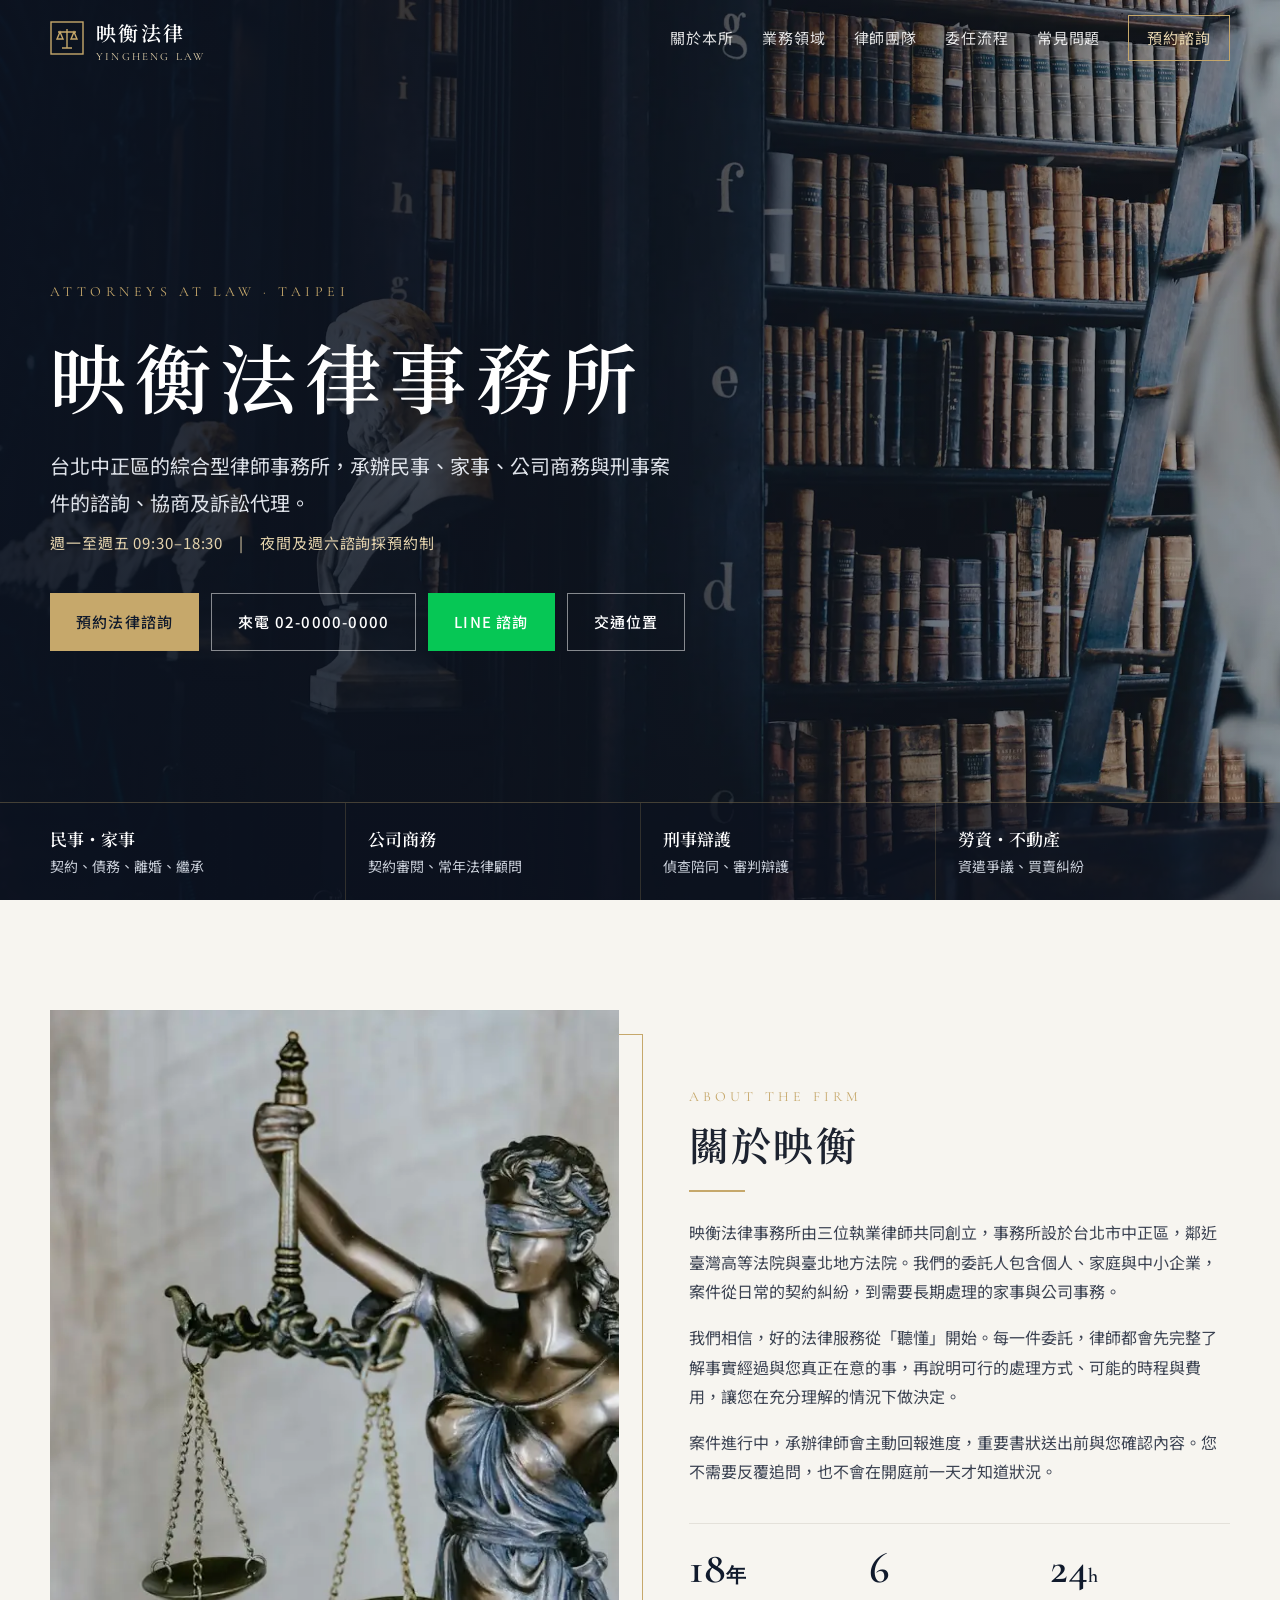
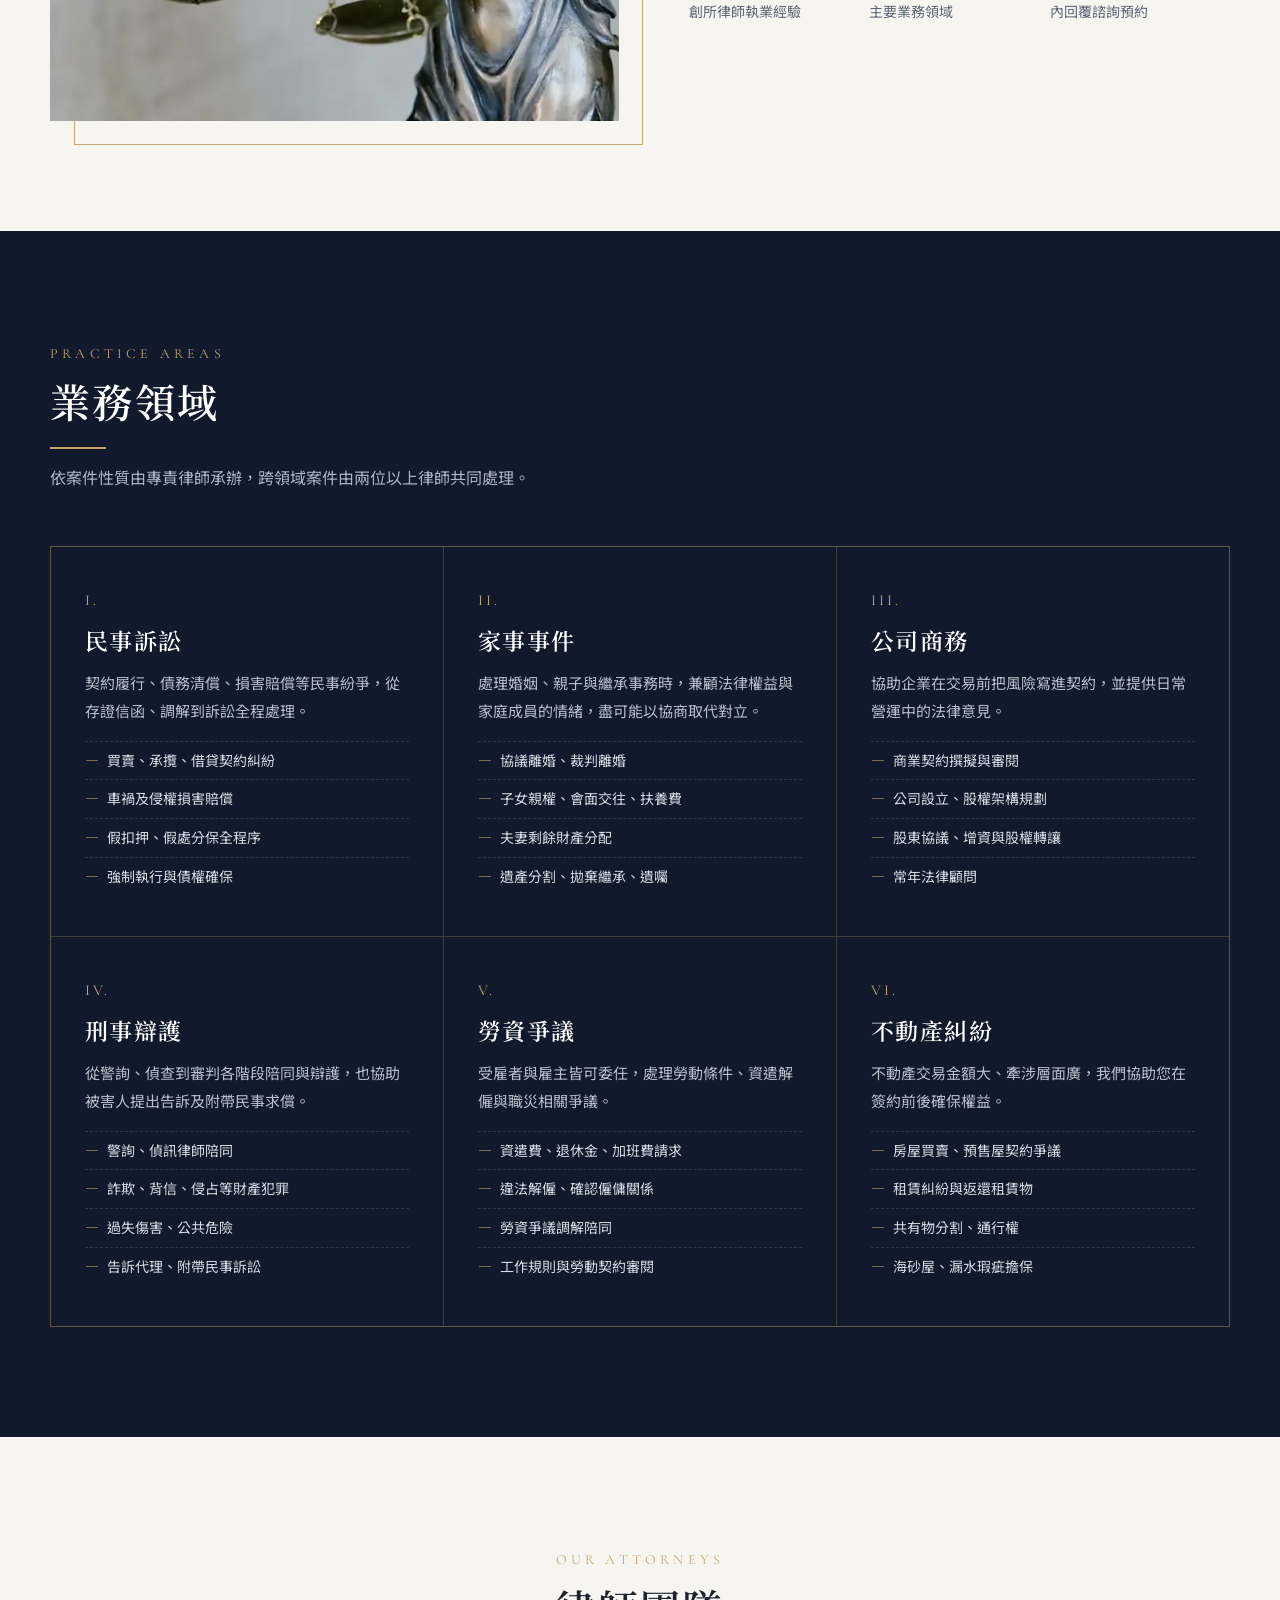
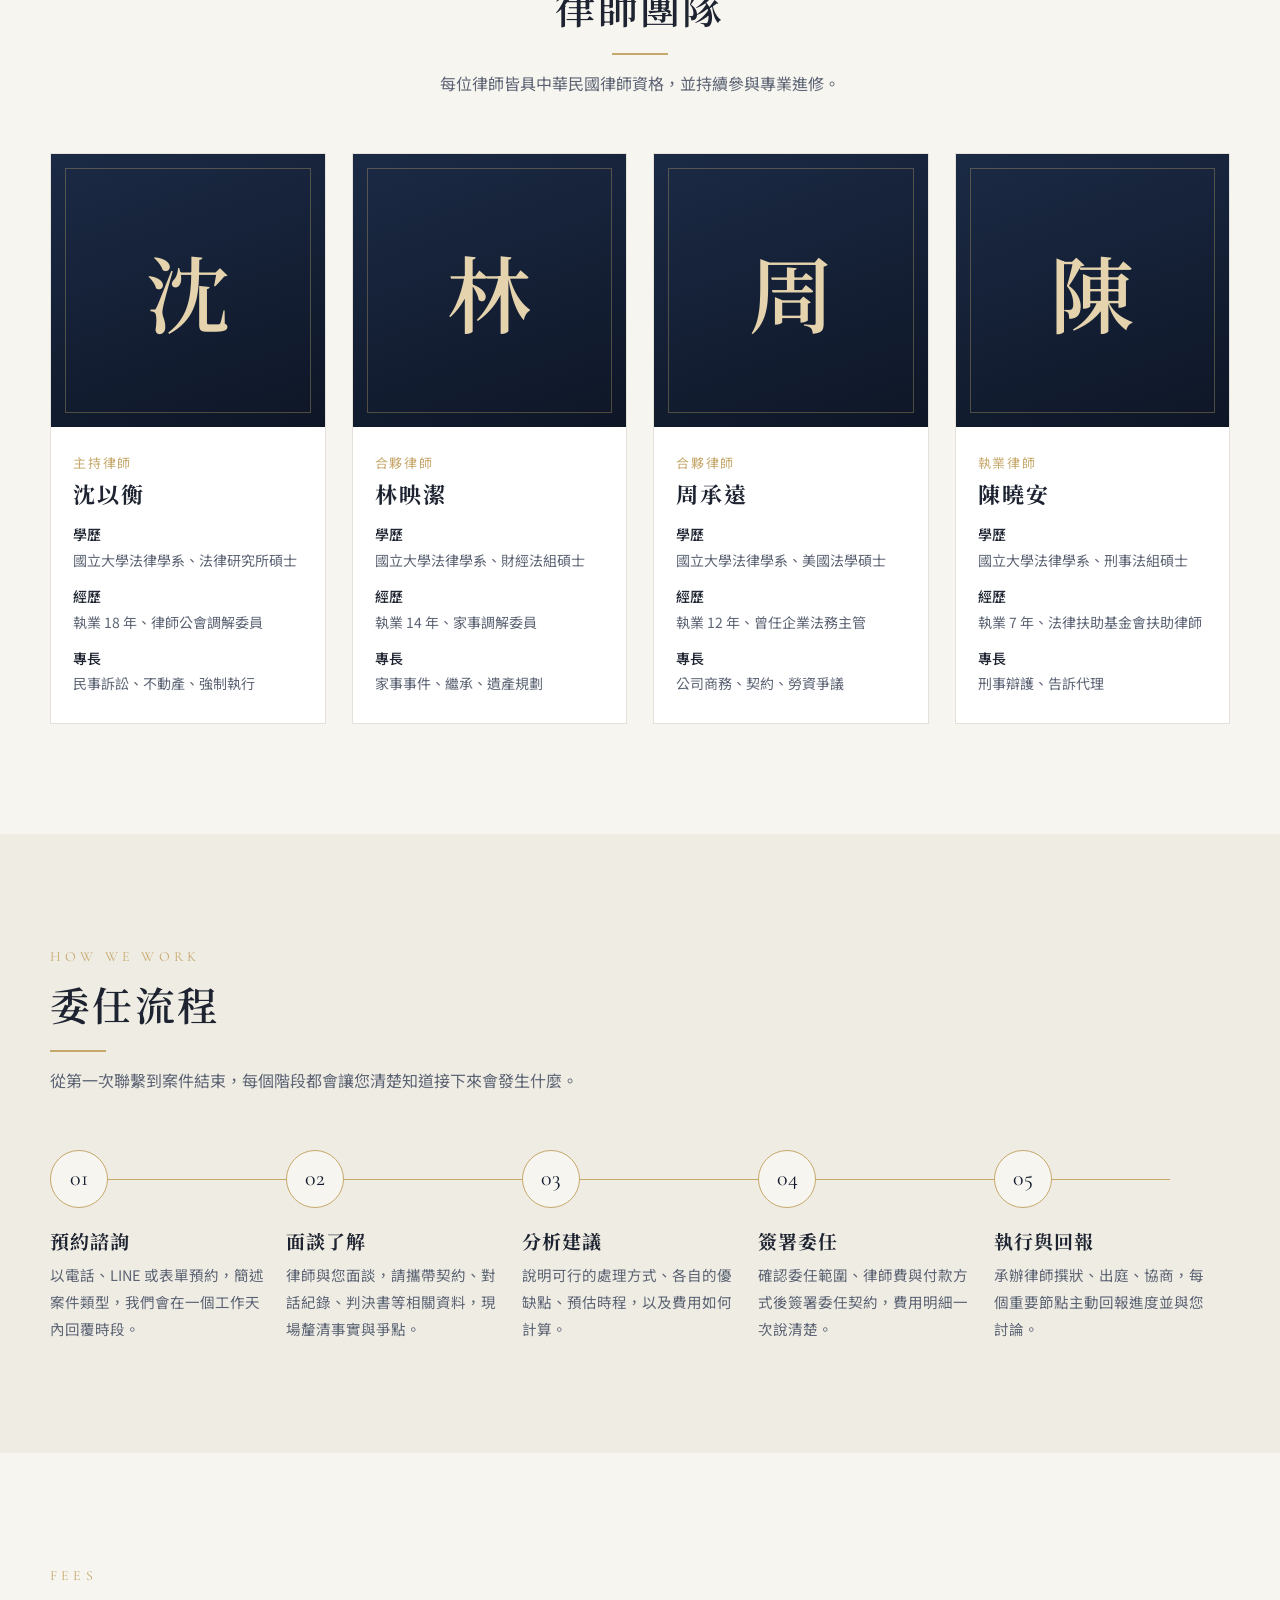
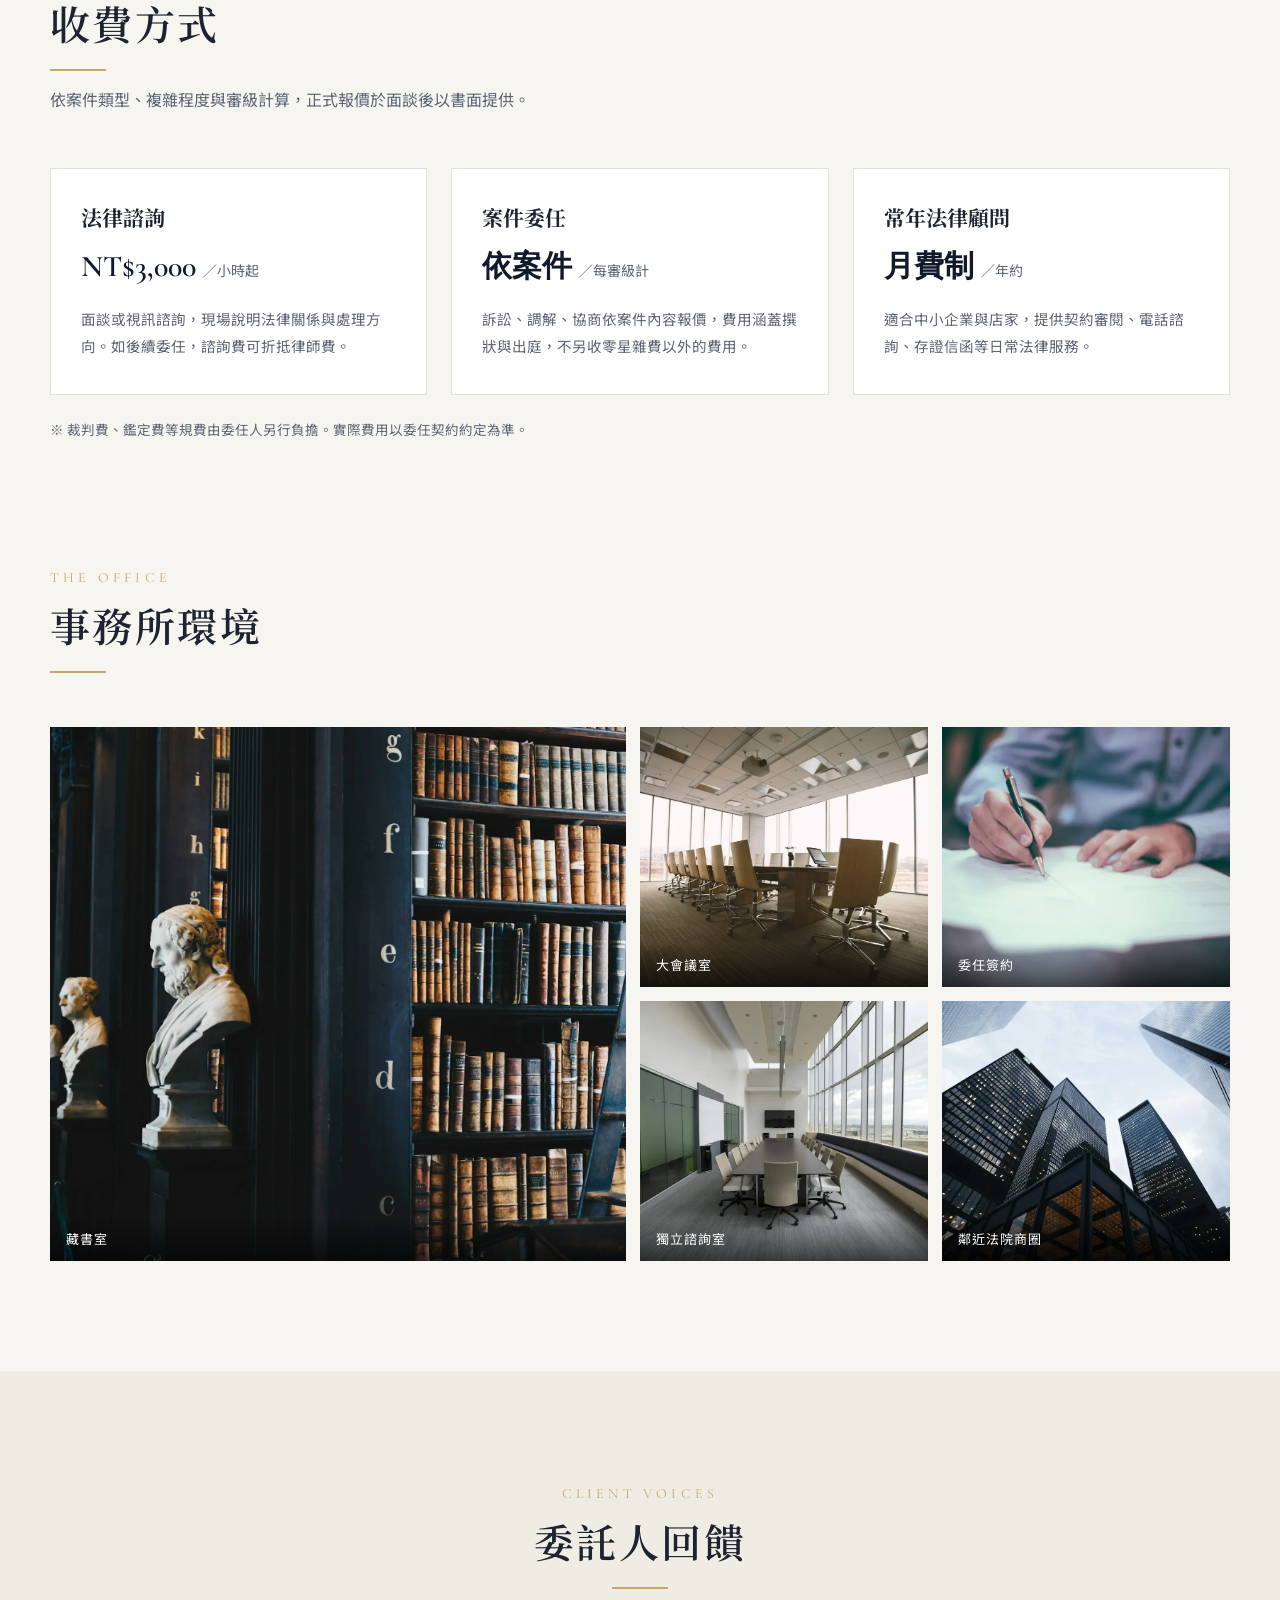
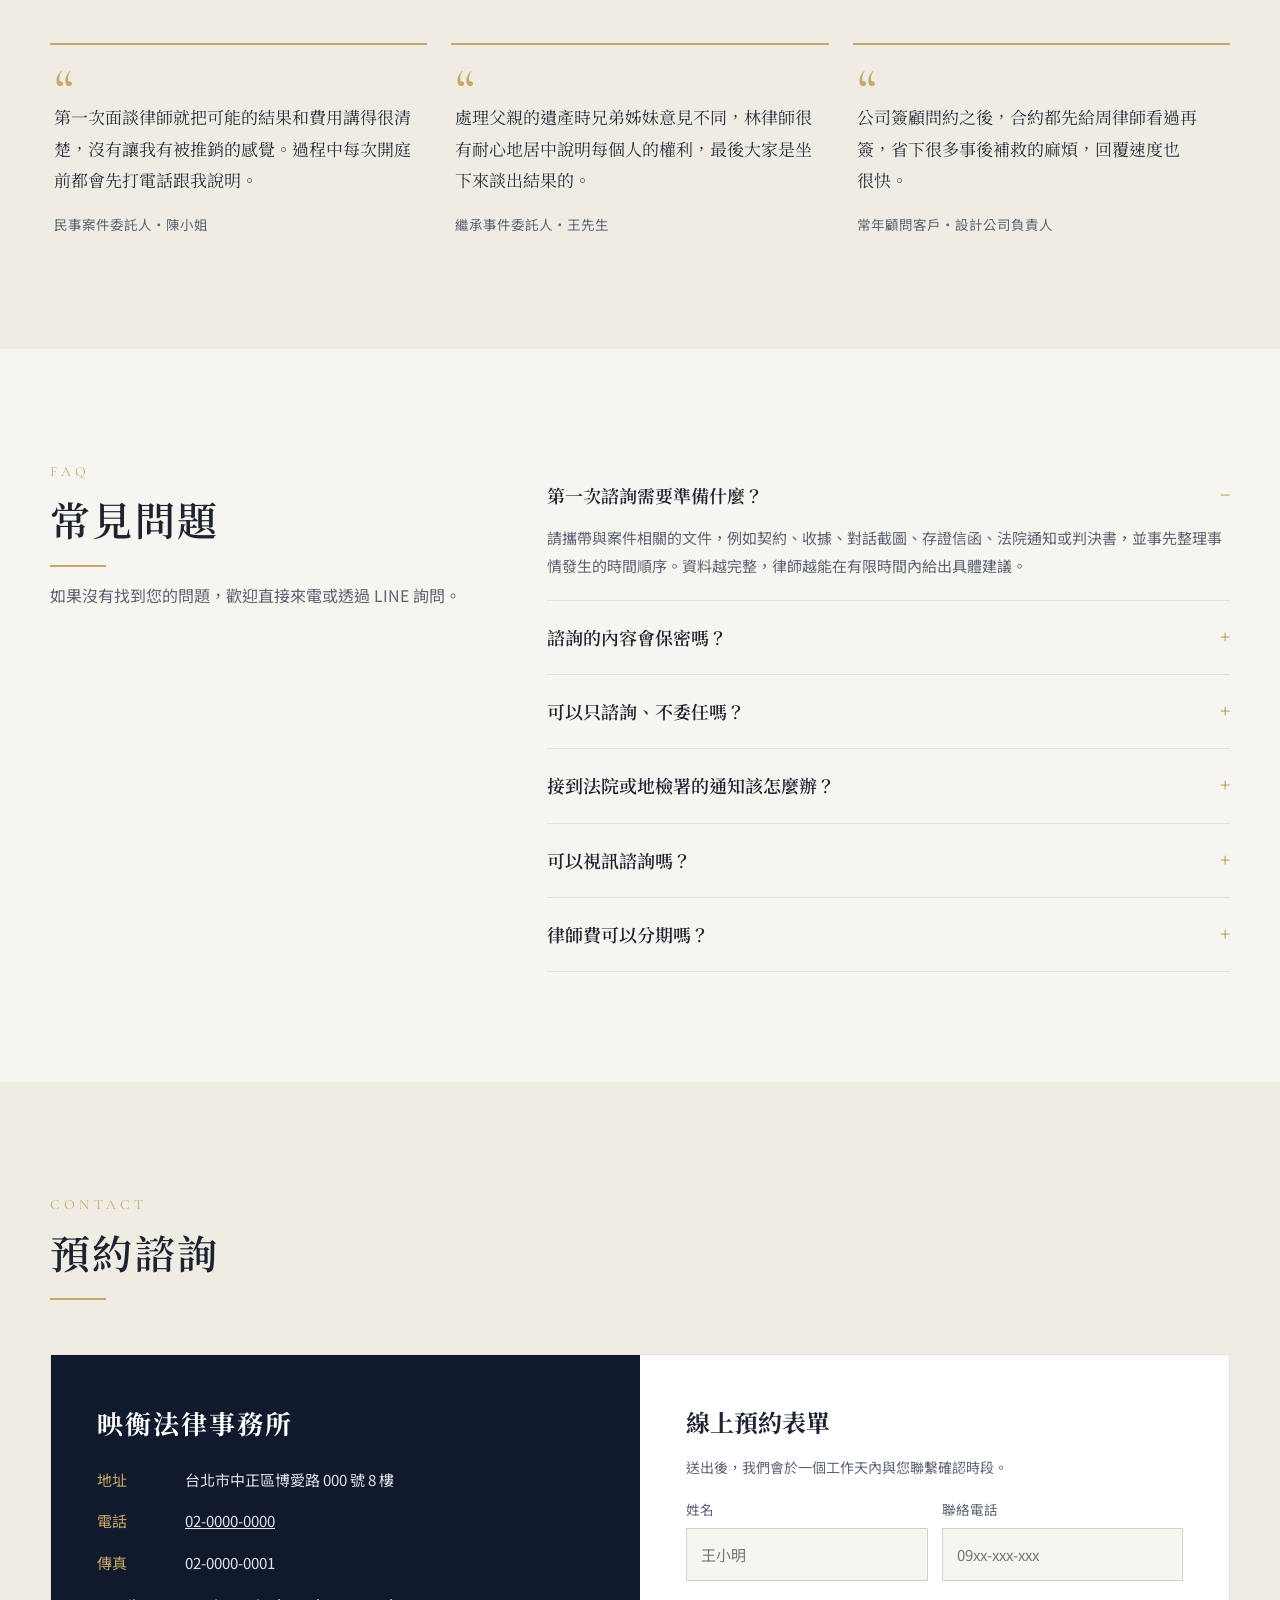
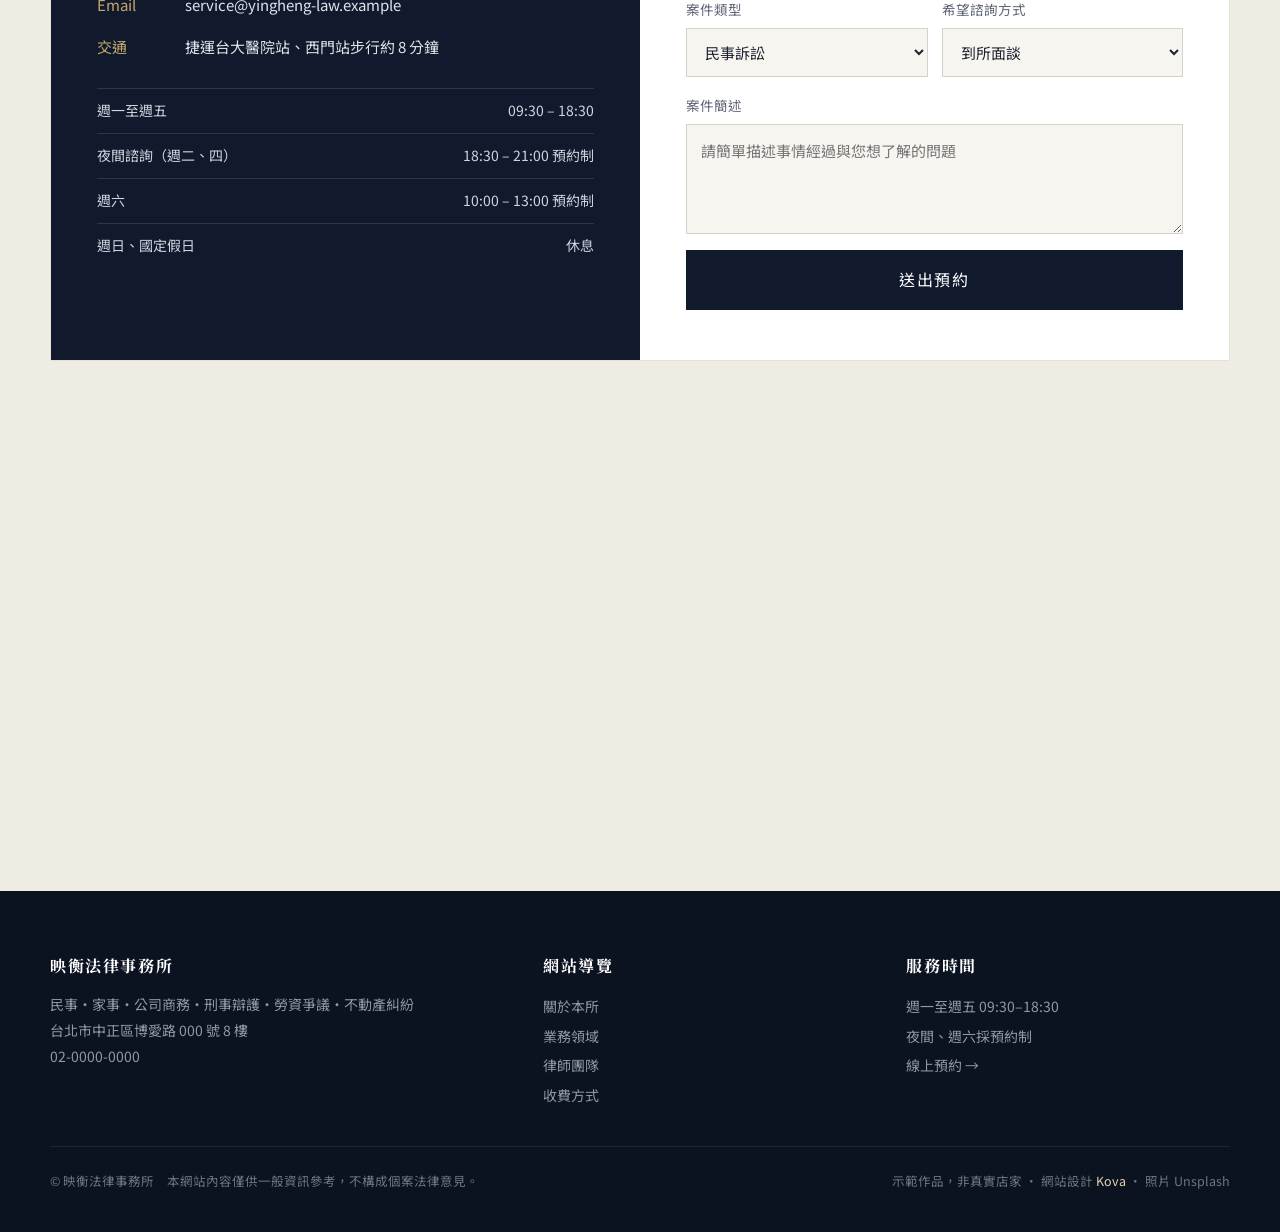
<file: demos/yingheng-law/index.html>
<!DOCTYPE html>
<html lang="zh-Hant">
<head>
<meta charset="utf-8">
<meta name="robots" content="noindex">
<meta name="viewport" content="width=device-width, initial-scale=1">
<title>映衡法律事務所｜民事・家事・商務・刑事辯護｜台北中正（Kova 虛構示範）</title>
<meta name="description" content="映衡法律事務所位於台北市中正區，提供民事訴訟、家事事件、公司商務、刑事辯護、勞資爭議與不動產糾紛之法律諮詢與訴訟代理。">
<link rel="icon" href="data:image/svg+xml,%3Csvg xmlns='http://www.w3.org/2000/svg' viewBox='0 0 32 32'%3E%3Crect width='32' height='32' fill='%23101a2c'/%3E%3Cpath d='M9 10h14M16 8v16M11 24h10' stroke='%23c6a86b' stroke-width='2'/%3E%3C/svg%3E">
<link rel="preconnect" href="https://fonts.googleapis.com"><link rel="preconnect" href="https://fonts.gstatic.com" crossorigin>
<link href="https://fonts.googleapis.com/css2?family=Noto+Serif+TC:wght@400;600;700&family=Noto+Sans+TC:wght@400;500;700&family=Cormorant+Garamond:wght@500;600&display=swap" rel="stylesheet">
<style>
:root{--navy:#101a2c;--navy2:#18253d;--gold:#c6a86b;--gold2:#e4d3ad;--ink:#1d2330;--mut:#5c6474;--line:#e4e1da;--bg:#f7f5f0;--serif:"Noto Serif TC",serif;--sans:"Noto Sans TC","PingFang TC","Microsoft JhengHei",sans-serif;--lat:"Cormorant Garamond",serif}
*{box-sizing:border-box}html{scroll-behavior:smooth;scroll-padding-top:76px}
body{margin:0;font-family:var(--sans);color:var(--ink);background:var(--bg);line-height:1.85;font-size:16px;-webkit-font-smoothing:antialiased}
img{display:block;max-width:100%}a{color:inherit}
h1,h2,h3{font-family:var(--serif);text-wrap:balance;line-height:1.4}
.w{width:min(1180px,calc(100% - 48px));margin:0 auto}
/* nav */
.nav{position:fixed;inset:0 0 auto;z-index:50;transition:.3s;color:#fff}
.nav.solid{background:rgba(16,26,44,.96);backdrop-filter:blur(8px);box-shadow:0 1px 0 rgba(198,168,107,.25)}
.nav .w{display:flex;align-items:center;justify-content:space-between;height:76px}
.brand{display:flex;align-items:center;gap:12px;text-decoration:none}
.brand svg{width:34px;height:34px}.brand b{font-family:var(--serif);font-size:20px;letter-spacing:.12em;font-weight:600}
.brand small{display:block;font-family:var(--lat);letter-spacing:.2em;font-size:11px;color:var(--gold2);line-height:1}
.links{display:flex;gap:28px;align-items:center}.links a{text-decoration:none;font-size:15px;letter-spacing:.06em;opacity:.88}.links a:hover{opacity:1;color:var(--gold2)}
.links .cta{border:1px solid var(--gold);padding:8px 18px;color:var(--gold2);opacity:1}
.burger{display:none;background:none;border:0;color:#fff;font-size:26px;cursor:pointer}
/* hero */
.hero{position:relative;min-height:100vh;min-height:100svh;display:flex;align-items:center;color:#fff;background:#0b1220 url(img/hero.webp) center/cover no-repeat}
.hero:before{content:"";position:absolute;inset:0;background:linear-gradient(90deg,rgba(11,18,32,.92) 0%,rgba(11,18,32,.75) 45%,rgba(11,18,32,.35) 100%)}
.hero .w{position:relative;padding:120px 0 90px}
.eyebrow{font-family:var(--lat);letter-spacing:.32em;color:var(--gold);font-size:14px;margin:0 0 18px}
.hero h1{font-size:clamp(40px,6.4vw,76px);margin:0;letter-spacing:.12em;font-weight:600}
.hero .desc{font-size:clamp(17px,1.6vw,20px);color:#dfe3ea;max-width:620px;margin:18px 0 8px}
.hero .meta{color:var(--gold2);font-size:15px;letter-spacing:.06em;margin:0 0 36px}
.btns{display:flex;flex-wrap:wrap;gap:12px}
.btn{display:inline-flex;align-items:center;gap:8px;padding:14px 26px;text-decoration:none;font-weight:500;letter-spacing:.08em;font-size:15px;transition:.2s}
.btn.gold{background:var(--gold);color:var(--navy)}.btn.gold:hover{background:var(--gold2)}
.btn.ghost{border:1px solid rgba(255,255,255,.5);color:#fff}.btn.ghost:hover{border-color:var(--gold);color:var(--gold2)}
.btn.line{background:#06c755;color:#fff}
.hero-strip{position:absolute;left:0;right:0;bottom:0;border-top:1px solid rgba(198,168,107,.3);background:rgba(11,18,32,.55)}
.hero-strip .w{display:grid;grid-template-columns:repeat(4,1fr);padding:0}
.hero-strip div{padding:20px 0;font-size:14px;color:#c9cfd9;border-left:1px solid rgba(198,168,107,.2);padding-left:22px}
.hero-strip div:first-child{border-left:0;padding-left:0}.hero-strip b{display:block;color:#fff;font-family:var(--serif);font-size:17px;font-weight:600}
/* sections */
section{padding:110px 0}
.sh{margin-bottom:54px}.sh .en{font-family:var(--lat);color:var(--gold);letter-spacing:.3em;font-size:14px;text-transform:uppercase}
.sh h2{font-size:clamp(28px,3.4vw,40px);margin:6px 0 0;font-weight:600;letter-spacing:.06em}
.sh p{color:var(--mut);max-width:640px;margin:14px 0 0}
.sh.c{text-align:center}.sh.c p{margin-inline:auto}
.rule{width:56px;height:2px;background:var(--gold);margin:18px 0 0}.sh.c .rule{margin-inline:auto}
/* about */
.about{display:grid;grid-template-columns:1.05fr 1fr;gap:70px;align-items:center}
.about-img{position:relative}.about-img img{aspect-ratio:4/5;object-fit:cover;width:100%}
.about-img:after{content:"";position:absolute;inset:24px -24px -24px 24px;border:1px solid var(--gold);z-index:-1}
.about p{color:#3c4352}
.stats{display:grid;grid-template-columns:repeat(3,1fr);gap:0;margin-top:36px;border-top:1px solid var(--line)}
.stats div{padding:22px 0}.stats b{font-family:var(--lat);font-size:44px;color:var(--navy);font-weight:600;line-height:1}.stats b small{font-size:20px}
.stats span{display:block;font-size:14px;color:var(--mut);margin-top:8px}
/* practice */
.dark{background:var(--navy);color:#fff}.dark .sh p{color:#aeb6c4}.dark .sh h2{color:#fff}
.areas{display:grid;grid-template-columns:repeat(3,1fr);gap:1px;background:rgba(198,168,107,.25);border:1px solid rgba(198,168,107,.25)}
.area{background:var(--navy);padding:40px 34px;transition:.25s}.area:hover{background:var(--navy2)}
.area .n{font-family:var(--lat);color:var(--gold);font-size:15px;letter-spacing:.2em}
.area h3{font-size:23px;margin:10px 0 12px;font-weight:600;letter-spacing:.06em}
.area p{color:#b9c0cc;font-size:15px;margin:0 0 16px}
.area ul{margin:0;padding:0;list-style:none;font-size:14px;color:#d8dce4}
.area li{padding:6px 0;border-top:1px dashed rgba(255,255,255,.12)}.area li:before{content:"—";color:var(--gold);margin-right:8px}
/* team */
.team{display:grid;grid-template-columns:repeat(4,1fr);gap:26px}
.law{background:#fff;border:1px solid var(--line);display:flex;flex-direction:column}
.law .mono{aspect-ratio:1/1;background:linear-gradient(160deg,#1b2a45,#0e1626);display:flex;align-items:center;justify-content:center;position:relative;overflow:hidden}
.law .mono span{font-family:var(--serif);font-size:84px;color:var(--gold2);font-weight:600}
.law .mono:after{content:"";position:absolute;inset:14px;border:1px solid rgba(198,168,107,.35)}
.law .body{padding:24px 22px 26px}.law .role{font-size:13px;color:var(--gold);letter-spacing:.14em}
.law h3{margin:4px 0 12px;font-size:22px;letter-spacing:.1em}
.law dl{margin:0;font-size:14px;color:var(--mut)}.law dt{color:var(--ink);font-weight:500;margin-top:10px}.law dd{margin:0}
/* process */
.steps{display:grid;grid-template-columns:repeat(5,1fr);gap:0;counter-reset:s;position:relative}
.step{padding:0 22px 0 0;position:relative}
.step .num{width:58px;height:58px;border:1px solid var(--gold);border-radius:50%;display:flex;align-items:center;justify-content:center;font-family:var(--lat);font-size:22px;color:var(--navy);background:var(--bg);position:relative;z-index:1}
.steps:before{content:"";position:absolute;left:29px;right:60px;top:29px;height:1px;background:var(--gold)}
.step h3{font-size:19px;margin:20px 0 8px;letter-spacing:.05em}.step p{font-size:14.5px;color:var(--mut);margin:0}
/* fees */
.fees{display:grid;grid-template-columns:repeat(3,1fr);gap:24px;margin-top:10px}
.fee{border:1px solid var(--line);background:#fff;padding:34px 30px}
.fee h3{margin:0 0 6px;font-size:21px}.fee .p{font-family:var(--lat);font-size:30px;color:var(--navy);font-weight:600}.fee .p small{font-family:var(--sans);font-size:14px;color:var(--mut);font-weight:400}
.fee p{color:var(--mut);font-size:14.5px;margin:12px 0 0}
.note{font-size:13.5px;color:var(--mut);margin-top:22px}
/* gallery */
.gal{display:grid;grid-template-columns:2fr 1fr 1fr;grid-template-rows:260px 260px;gap:14px}
.gal figure{margin:0;position:relative;overflow:hidden}.gal img{width:100%;height:100%;object-fit:cover;transition:.6s}.gal figure:hover img{transform:scale(1.04)}
.gal figure:first-child{grid-row:span 2}
.gal figcaption{position:absolute;left:0;bottom:0;padding:10px 16px;background:linear-gradient(transparent,rgba(0,0,0,.6));color:#fff;font-size:13px;width:100%;letter-spacing:.08em}
/* voices */
.voices{display:grid;grid-template-columns:repeat(3,1fr);gap:24px}
.voice{border-top:2px solid var(--gold);padding:30px 4px 0}
.voice .q{font-family:var(--lat);font-size:60px;color:var(--gold);line-height:.5;height:26px}
.voice p{font-family:var(--serif);font-size:17px;color:#2c3240;margin:0 0 14px}.voice span{font-size:13.5px;color:var(--mut)}
/* faq */
.faq{display:grid;grid-template-columns:1fr 1.6fr;gap:70px}
details{border-bottom:1px solid var(--line);padding:20px 0}
summary{cursor:pointer;list-style:none;font-family:var(--serif);font-size:18px;font-weight:600;display:flex;justify-content:space-between;gap:20px}
summary::-webkit-details-marker{display:none}summary:after{content:"+";color:var(--gold);font-family:var(--lat);font-size:26px;line-height:1}
details[open] summary:after{content:"−"}details p{color:var(--mut);margin:12px 0 0;font-size:15px}
/* contact */
.contact{display:grid;grid-template-columns:1fr 1fr;gap:0;background:#fff;border:1px solid var(--line)}
.cinfo{padding:50px 46px;background:var(--navy);color:#fff}
.cinfo h3{font-size:26px;margin:0 0 24px;letter-spacing:.08em}
.cinfo dl{margin:0;display:grid;grid-template-columns:78px 1fr;gap:14px 10px;font-size:15px}.cinfo dt{color:var(--gold)}.cinfo dd{margin:0;color:#dfe3ea}
.hours{margin-top:28px;width:100%;border-collapse:collapse;font-size:14px}.hours td{padding:9px 0;border-top:1px solid rgba(255,255,255,.12);color:#cfd5df}.hours td:last-child{text-align:right}
form{padding:50px 46px;display:grid;gap:16px}form h3{margin:0;font-size:24px}form p{margin:0;color:var(--mut);font-size:14px}
.row{display:grid;grid-template-columns:1fr 1fr;gap:14px}
label{font-size:13.5px;color:var(--mut);display:grid;gap:6px}
input,select,textarea{font:inherit;font-size:15px;padding:12px 14px;border:1px solid #d6d2c8;background:var(--bg);color:var(--ink);border-radius:0;width:100%}
textarea{min-height:110px;resize:vertical}input:focus,select:focus,textarea:focus{outline:1px solid var(--gold);border-color:var(--gold)}
form button{border:0;background:var(--navy);color:#fff;padding:15px;font:inherit;letter-spacing:.12em;cursor:pointer}form button:hover{background:var(--gold);color:var(--navy)}
.map{margin-top:40px;height:380px;filter:grayscale(.6) contrast(1.05)}.map iframe{width:100%;height:100%;border:0}
footer{background:#0b1220;color:#8f98a8;padding:60px 0 40px;font-size:14px}
.fgrid{display:grid;grid-template-columns:1.4fr 1fr 1fr;gap:40px;padding-bottom:36px;border-bottom:1px solid rgba(255,255,255,.08)}
footer h4{color:#fff;font-family:var(--serif);font-size:16px;margin:0 0 12px;letter-spacing:.1em}footer a{text-decoration:none}footer a:hover{color:var(--gold2)}
footer ul{list-style:none;padding:0;margin:0;line-height:2.1}
.legal{padding-top:22px;display:flex;justify-content:space-between;flex-wrap:wrap;gap:10px;font-size:12.5px;color:#6d7686}
.legal a{color:var(--gold2)}
.mbar{display:none}br.mb{display:none}@media(max-width:820px){br.mb{display:inline}}
@media(max-width:1000px){.areas{grid-template-columns:1fr 1fr}.team{grid-template-columns:1fr 1fr}.steps{grid-template-columns:1fr;gap:26px}.steps:before{left:29px;right:auto;top:10px;bottom:10px;width:1px;height:auto}.step{display:grid;grid-template-columns:58px 1fr;gap:0 20px}.step h3{margin:6px 0 4px}.step p{grid-column:2}.fees,.voices{grid-template-columns:1fr}.faq{grid-template-columns:1fr;gap:20px}}
@media(max-width:820px){
 .links{position:fixed;top:76px;left:0;right:0;background:var(--navy);flex-direction:column;align-items:stretch;gap:0;padding:8px 24px 20px;display:none}.links.open{display:flex}.links a{padding:13px 0;border-bottom:1px solid rgba(255,255,255,.08)}.links .cta{text-align:center;margin-top:12px}
 .burger{display:block}section{padding:76px 0}.w{width:calc(100% - 40px)}
 .hero{flex-direction:column;align-items:stretch;justify-content:flex-end}.hero .w{padding:120px 0 36px}.eyebrow{letter-spacing:.18em;font-size:12px}.hero .meta span{display:none}.hero .meta{line-height:1.7}
 .btns{display:grid;grid-template-columns:1fr 1fr;gap:10px}.btn{justify-content:center;padding:13px 10px}
 .hero{min-height:auto}.hero-strip{display:none}.hero-strip div{padding:14px 0 14px 14px;border-left:0}.hero-strip div:nth-child(odd){padding-left:0}
 .about,.contact{grid-template-columns:1fr;gap:50px}.about-img:after{inset:16px -12px -16px 16px}
 .areas{grid-template-columns:1fr}.area{padding:32px 26px}
 .gal{grid-template-columns:1fr 1fr;grid-template-rows:220px 160px 160px}.gal figure:first-child{grid-column:span 2;grid-row:auto}
 .cinfo,form{padding:36px 24px}.row{grid-template-columns:1fr}.fgrid{grid-template-columns:1fr}
 .mbar{display:grid;grid-template-columns:1fr 1fr 1fr;position:fixed;bottom:0;left:0;right:0;z-index:40;background:var(--navy);border-top:1px solid rgba(198,168,107,.4)}
 .mbar a{color:#fff;text-decoration:none;text-align:center;padding:13px 0;font-size:14px;letter-spacing:.08em}.mbar a+a{border-left:1px solid rgba(255,255,255,.1)}.mbar a.g{background:var(--gold);color:var(--navy)}
 footer{padding-bottom:90px}
}
@media(max-width:480px){.team{gap:12px}.law .mono span{font-size:56px}.law .body{padding:16px 14px 18px}.law h3{font-size:19px}.law dl{font-size:13px}.stats b{font-size:36px}.hero h1{letter-spacing:.06em}}
p{text-wrap:pretty}
</style>
</head>
<body>
<header class="nav" id="nav"><div class="w">
 <a class="brand" href="#top"><svg viewBox="0 0 34 34" fill="none" stroke="#c6a86b" stroke-width="1.4"><rect x="1" y="1" width="32" height="32"/><path d="M8 11h18M17 8v19M12 27h10M10 11l-3 7h6zM24 11l-3 7h6z"/></svg><span><b>映衡法律</b><small>YINGHENG LAW</small></span></a>
 <nav class="links" id="links"><a href="#about">關於本所</a><a href="#practice">業務領域</a><a href="#team">律師團隊</a><a href="#process">委任流程</a><a href="#faq">常見問題</a><a class="cta" href="#contact">預約諮詢</a></nav>
 <button class="burger" id="burger" aria-label="選單">☰</button>
</div></header>

<section class="hero" id="top" style="padding:0"><div class="w">
 <p class="eyebrow">ATTORNEYS AT LAW · TAIPEI</p>
 <h1>映衡法律事務所</h1>
 <p class="desc">台北中正區的綜合型律師事務所，承辦民事、家事、公司商務與刑事案件的諮詢、協商及訴訟代理。</p>
 <p class="meta">週一至週五 09:30–18:30<span>　|　</span><br class="mb">夜間及週六諮詢採預約制</p>
 <div class="btns"><a class="btn gold" href="#contact">預約法律諮詢</a><a class="btn ghost" href="tel:+886200000000">來電 02-0000-0000</a><a class="btn line" href="#contact">LINE 諮詢</a><a class="btn ghost" href="#map">交通位置</a></div>
</div>
<div class="hero-strip"><div class="w"><div><b>民事・家事</b>契約、債務、離婚、繼承</div><div><b>公司商務</b>契約審閱、常年法律顧問</div><div><b>刑事辯護</b>偵查陪同、審判辯護</div><div><b>勞資・不動產</b>資遣爭議、買賣糾紛</div></div></div>
</section>

<section id="about"><div class="w about">
 <div class="about-img"><img src="img/justice.webp" alt="正義女神像" loading="lazy"></div>
 <div>
  <div class="sh" style="margin-bottom:26px"><div class="en">About the Firm</div><h2>關於映衡</h2><div class="rule"></div></div>
  <p>映衡法律事務所由三位執業律師共同創立，事務所設於台北市中正區，鄰近臺灣高等法院與臺北地方法院。我們的委託人包含個人、家庭與中小企業，案件從日常的契約糾紛，到需要長期處理的家事與公司事務。</p>
  <p>我們相信，好的法律服務從「聽懂」開始。每一件委託，律師都會先完整了解事實經過與您真正在意的事，再說明可行的處理方式、可能的時程與費用，讓您在充分理解的情況下做決定。</p>
  <p>案件進行中，承辦律師會主動回報進度，重要書狀送出前與您確認內容。您不需要反覆追問，也不會在開庭前一天才知道狀況。</p>
  <div class="stats"><div><b>18<small>年</small></b><span>創所律師執業經驗</span></div><div><b>6</b><span>主要業務領域</span></div><div><b>24<small>h</small></b><span>內回覆諮詢預約</span></div></div>
 </div>
</div></section>

<section class="dark" id="practice"><div class="w">
 <div class="sh"><div class="en">Practice Areas</div><h2>業務領域</h2><div class="rule"></div><p>依案件性質由專責律師承辦，跨領域案件由兩位以上律師共同處理。</p></div>
 <div class="areas">
  <div class="area"><div class="n">I.</div><h3>民事訴訟</h3><p>契約履行、債務清償、損害賠償等民事紛爭，從存證信函、調解到訴訟全程處理。</p><ul><li>買賣、承攬、借貸契約糾紛</li><li>車禍及侵權損害賠償</li><li>假扣押、假處分保全程序</li><li>強制執行與債權確保</li></ul></div>
  <div class="area"><div class="n">II.</div><h3>家事事件</h3><p>處理婚姻、親子與繼承事務時，兼顧法律權益與家庭成員的情緒，盡可能以協商取代對立。</p><ul><li>協議離婚、裁判離婚</li><li>子女親權、會面交往、扶養費</li><li>夫妻剩餘財產分配</li><li>遺產分割、拋棄繼承、遺囑</li></ul></div>
  <div class="area"><div class="n">III.</div><h3>公司商務</h3><p>協助企業在交易前把風險寫進契約，並提供日常營運中的法律意見。</p><ul><li>商業契約撰擬與審閱</li><li>公司設立、股權架構規劃</li><li>股東協議、增資與股權轉讓</li><li>常年法律顧問</li></ul></div>
  <div class="area"><div class="n">IV.</div><h3>刑事辯護</h3><p>從警詢、偵查到審判各階段陪同與辯護，也協助被害人提出告訴及附帶民事求償。</p><ul><li>警詢、偵訊律師陪同</li><li>詐欺、背信、侵占等財產犯罪</li><li>過失傷害、公共危險</li><li>告訴代理、附帶民事訴訟</li></ul></div>
  <div class="area"><div class="n">V.</div><h3>勞資爭議</h3><p>受雇者與雇主皆可委任，處理勞動條件、資遣解僱與職災相關爭議。</p><ul><li>資遣費、退休金、加班費請求</li><li>違法解僱、確認僱傭關係</li><li>勞資爭議調解陪同</li><li>工作規則與勞動契約審閱</li></ul></div>
  <div class="area"><div class="n">VI.</div><h3>不動產糾紛</h3><p>不動產交易金額大、牽涉層面廣，我們協助您在簽約前後確保權益。</p><ul><li>房屋買賣、預售屋契約爭議</li><li>租賃糾紛與返還租賃物</li><li>共有物分割、通行權</li><li>海砂屋、漏水瑕疵擔保</li></ul></div>
 </div>
</div></section>

<section id="team"><div class="w">
 <div class="sh c"><div class="en">Our Attorneys</div><h2>律師團隊</h2><div class="rule"></div><p>每位律師皆具中華民國律師資格，並持續參與專業進修。</p></div>
 <div class="team">
  <article class="law"><div class="mono"><span>沈</span></div><div class="body"><div class="role">主持律師</div><h3>沈以衡</h3><dl><dt>學歷</dt><dd>國立大學法律學系、法律研究所碩士</dd><dt>經歷</dt><dd>執業 18 年、律師公會調解委員</dd><dt>專長</dt><dd>民事訴訟、不動產、強制執行</dd></dl></div></article>
  <article class="law"><div class="mono"><span>林</span></div><div class="body"><div class="role">合夥律師</div><h3>林映潔</h3><dl><dt>學歷</dt><dd>國立大學法律學系、財經法組碩士</dd><dt>經歷</dt><dd>執業 14 年、家事調解委員</dd><dt>專長</dt><dd>家事事件、繼承、遺產規劃</dd></dl></div></article>
  <article class="law"><div class="mono"><span>周</span></div><div class="body"><div class="role">合夥律師</div><h3>周承遠</h3><dl><dt>學歷</dt><dd>國立大學法律學系、美國法學碩士</dd><dt>經歷</dt><dd>執業 12 年、曾任企業法務主管</dd><dt>專長</dt><dd>公司商務、契約、勞資爭議</dd></dl></div></article>
  <article class="law"><div class="mono"><span>陳</span></div><div class="body"><div class="role">執業律師</div><h3>陳曉安</h3><dl><dt>學歷</dt><dd>國立大學法律學系、刑事法組碩士</dd><dt>經歷</dt><dd>執業 7 年、法律扶助基金會扶助律師</dd><dt>專長</dt><dd>刑事辯護、告訴代理</dd></dl></div></article>
 </div>
</div></section>

<section id="process" style="background:#efece4"><div class="w">
 <div class="sh"><div class="en">How We Work</div><h2>委任流程</h2><div class="rule"></div><p>從第一次聯繫到案件結束，每個階段都會讓您清楚知道接下來會發生什麼。</p></div>
 <div class="steps">
  <div class="step"><div class="num">01</div><h3>預約諮詢</h3><p>以電話、LINE 或表單預約，簡述案件類型，我們會在一個工作天內回覆時段。</p></div>
  <div class="step"><div class="num">02</div><h3>面談了解</h3><p>律師與您面談，請攜帶契約、對話紀錄、判決書等相關資料，現場釐清事實與爭點。</p></div>
  <div class="step"><div class="num">03</div><h3>分析建議</h3><p>說明可行的處理方式、各自的優缺點、預估時程，以及費用如何計算。</p></div>
  <div class="step"><div class="num">04</div><h3>簽署委任</h3><p>確認委任範圍、律師費與付款方式後簽署委任契約，費用明細一次說清楚。</p></div>
  <div class="step"><div class="num">05</div><h3>執行與回報</h3><p>承辦律師撰狀、出庭、協商，每個重要節點主動回報進度並與您討論。</p></div>
 </div>
</div></section>

<section id="fees"><div class="w">
 <div class="sh"><div class="en">Fees</div><h2>收費方式</h2><div class="rule"></div><p>依案件類型、複雜程度與審級計算，正式報價於面談後以書面提供。</p></div>
 <div class="fees">
  <div class="fee"><h3>法律諮詢</h3><div class="p">NT$3,000 <small>／小時起</small></div><p>面談或視訊諮詢，現場說明法律關係與處理方向。如後續委任，諮詢費可折抵律師費。</p></div>
  <div class="fee"><h3>案件委任</h3><div class="p">依案件 <small>／每審級計</small></div><p>訴訟、調解、協商依案件內容報價，費用涵蓋撰狀與出庭，不另收零星雜費以外的費用。</p></div>
  <div class="fee"><h3>常年法律顧問</h3><div class="p">月費制 <small>／年約</small></div><p>適合中小企業與店家，提供契約審閱、電話諮詢、存證信函等日常法律服務。</p></div>
 </div>
 <p class="note">※ 裁判費、鑑定費等規費由委任人另行負擔。實際費用以委任契約約定為準。</p>
</div></section>

<section style="padding-top:0"><div class="w">
 <div class="sh"><div class="en">The Office</div><h2>事務所環境</h2><div class="rule"></div></div>
 <div class="gal">
  <figure><img src="img/hero.webp" alt="事務所藏書室" loading="lazy"><figcaption>藏書室</figcaption></figure>
  <figure><img src="img/meet.webp" alt="會議室" loading="lazy"><figcaption>大會議室</figcaption></figure>
  <figure><img src="img/sign.webp" alt="簽署文件" loading="lazy"><figcaption>委任簽約</figcaption></figure>
  <figure><img src="img/room.webp" alt="諮詢室" loading="lazy"><figcaption>獨立諮詢室</figcaption></figure>
  <figure><img src="img/city.webp" alt="辦公大樓" loading="lazy"><figcaption>鄰近法院商圈</figcaption></figure>
 </div>
</div></section>

<section style="background:#efece4"><div class="w">
 <div class="sh c"><div class="en">Client Voices</div><h2>委託人回饋</h2><div class="rule"></div></div>
 <div class="voices">
  <div class="voice"><div class="q">“</div><p>第一次面談律師就把可能的結果和費用講得很清楚，沒有讓我有被推銷的感覺。過程中每次開庭前都會先打電話跟我說明。</p><span>民事案件委託人・陳小姐</span></div>
  <div class="voice"><div class="q">“</div><p>處理父親的遺產時兄弟姊妹意見不同，林律師很有耐心地居中說明每個人的權利，最後大家是坐下來談出結果的。</p><span>繼承事件委託人・王先生</span></div>
  <div class="voice"><div class="q">“</div><p>公司簽顧問約之後，合約都先給周律師看過再簽，省下很多事後補救的麻煩，回覆速度也很快。</p><span>常年顧問客戶・設計公司負責人</span></div>
 </div>
</div></section>

<section id="faq"><div class="w faq">
 <div class="sh"><div class="en">FAQ</div><h2>常見問題</h2><div class="rule"></div><p>如果沒有找到您的問題，歡迎直接來電或透過 LINE 詢問。</p></div>
 <div>
  <details open><summary>第一次諮詢需要準備什麼？</summary><p>請攜帶與案件相關的文件，例如契約、收據、對話截圖、存證信函、法院通知或判決書，並事先整理事情發生的時間順序。資料越完整，律師越能在有限時間內給出具體建議。</p></details>
  <details><summary>諮詢的內容會保密嗎？</summary><p>會。律師依法負有保密義務，諮詢內容不會對外透露。即使最後沒有委任，您提供的資料也不會被另作他用。</p></details>
  <details><summary>可以只諮詢、不委任嗎？</summary><p>可以。許多問題在諮詢後就能自行處理，律師會告訴您哪些部分可以自己來、哪些部分建議交給專業。</p></details>
  <details><summary>接到法院或地檢署的通知該怎麼辦？</summary><p>請不要忽略通知上的期限。建議儘早帶著通知書預約諮詢，若時間緊迫，可來電說明，我們會儘量安排最近的時段。</p></details>
  <details><summary>可以視訊諮詢嗎？</summary><p>可以。外縣市或不便到所的委託人，可預約視訊諮詢，文件請於諮詢前以 Email 提供。</p></details>
  <details><summary>律師費可以分期嗎？</summary><p>委任費用可依案件進度分階段支付，詳細方式會在委任前與您討論並寫入委任契約。</p></details>
 </div>
</div></section>

<section id="contact" style="background:#efece4"><div class="w">
 <div class="sh"><div class="en">Contact</div><h2>預約諮詢</h2><div class="rule"></div></div>
 <div class="contact">
  <div class="cinfo"><h3>映衡法律事務所</h3>
   <dl><dt>地址</dt><dd>台北市中正區博愛路 000 號 8 樓</dd><dt>電話</dt><dd><a href="tel:+886200000000">02-0000-0000</a></dd><dt>傳真</dt><dd>02-0000-0001</dd><dt>Email</dt><dd>service@yingheng-law.example</dd><dt>交通</dt><dd>捷運台大醫院站、西門站步行約 8 分鐘</dd></dl>
   <table class="hours"><tr><td>週一至週五</td><td>09:30 – 18:30</td></tr><tr><td>夜間諮詢（週二、四）</td><td>18:30 – 21:00 預約制</td></tr><tr><td>週六</td><td>10:00 – 13:00 預約制</td></tr><tr><td>週日、國定假日</td><td>休息</td></tr></table>
  </div>
  <form id="f"><h3>線上預約表單</h3><p>送出後，我們會於一個工作天內與您聯繫確認時段。</p>
   <div class="row"><label>姓名<input required placeholder="王小明"></label><label>聯絡電話<input required type="tel" placeholder="09xx-xxx-xxx"></label></div>
   <div class="row"><label>案件類型<select><option>民事訴訟</option><option>家事事件</option><option>公司商務</option><option>刑事案件</option><option>勞資爭議</option><option>不動產糾紛</option><option>其他</option></select></label><label>希望諮詢方式<select><option>到所面談</option><option>視訊諮詢</option><option>電話初步詢問</option></select></label></div>
   <label>案件簡述<textarea placeholder="請簡單描述事情經過與您想了解的問題"></textarea></label>
   <button type="submit">送出預約</button></form>
 </div>
 <div class="map" id="map"><iframe loading="lazy" title="地圖" src="https://www.google.com/maps?q=台北市中正區博愛路&z=16&hl=zh-TW&output=embed"></iframe></div>
</div></section>

<footer><div class="w">
 <div class="fgrid">
  <div><h4>映衡法律事務所</h4><p style="margin:0">民事・家事・公司商務・刑事辯護・勞資爭議・不動產糾紛<br>台北市中正區博愛路 000 號 8 樓<br>02-0000-0000</p></div>
  <div><h4>網站導覽</h4><ul><li><a href="#about">關於本所</a></li><li><a href="#practice">業務領域</a></li><li><a href="#team">律師團隊</a></li><li><a href="#fees">收費方式</a></li></ul></div>
  <div><h4>服務時間</h4><ul><li>週一至週五 09:30–18:30</li><li>夜間、週六採預約制</li><li><a href="#contact">線上預約 →</a></li></ul></div>
 </div>
 <div class="legal"><span>© 映衡法律事務所　本網站內容僅供一般資訊參考，不構成個案法律意見。</span><span>示範作品，非真實店家 · 網站設計 <a href="https://kova.tw">Kova</a> · 照片 Unsplash</span></div>
</div></footer>
<div class="mbar"><a href="tel:+886200000000">撥打電話</a><a href="#map">交通</a><a class="g" href="#contact">預約諮詢</a></div>
<script>
const nav=document.getElementById('nav'),links=document.getElementById('links');
const s=()=>nav.classList.toggle('solid',scrollY>40||links.classList.contains('open'));addEventListener('scroll',s);s();
document.getElementById('burger').onclick=()=>{links.classList.toggle('open');s()};
links.querySelectorAll('a').forEach(a=>a.onclick=()=>{links.classList.remove('open');s()});
document.getElementById('f').onsubmit=e=>{e.preventDefault();alert('這是示範網站，表單不會真的送出。');};
</script>
</body>
</html>
</file>
<file: assets/site.css>
:root {
  --navy: #0b1a36;
  --navy-2: #15284a;
  --teal: #23908e;
  --teal-deep: #176c6a;
  --paper: #f4f1ea;
  --paper-2: #e7e2d6;
  --ink: #142033;
  --muted: #5c6573;
  --line: rgba(11, 26, 54, 0.12);
  --white: #fffcf7;
  --serif: "Noto Serif TC", "Iowan Old Style", "Palatino Linotype", Palatino, serif;
  --sans: "Noto Sans TC", "PingFang TC", "Noto Sans CJK TC", "Microsoft JhengHei", sans-serif;
  --shadow: 0 18px 40px rgba(11, 26, 54, 0.08);
  color-scheme: light;
}

* { box-sizing: border-box; }
html { scroll-behavior: smooth; }
body {
  margin: 0;
  background: var(--paper);
  color: var(--ink);
  font-family: var(--sans);
  font-size: 17px;
  line-height: 1.75;
}
img { max-width: 100%; display: block; }
a { color: inherit; }
::selection { background: #d3ebe9; color: var(--navy); }
:focus-visible {
  outline: 2px solid var(--teal-deep);
  outline-offset: 3px;
}
.skip {
  position: absolute;
  left: 16px;
  top: -40px;
  background: var(--navy);
  color: white;
  padding: 8px 12px;
  z-index: 40;
}
.skip:focus { top: 12px; }

.site-header {
  position: sticky;
  top: 0;
  z-index: 20;
  display: flex;
  align-items: center;
  justify-content: space-between;
  gap: 16px;
  padding: 14px 28px;
  background: rgba(244, 241, 234, 0.92);
  backdrop-filter: blur(14px);
  border-bottom: 1px solid var(--line);
}
.site-header::before {
  content: "";
  position: absolute;
  left: 0;
  right: 0;
  top: 0;
  height: 3px;
  background: linear-gradient(90deg, var(--navy), var(--teal));
}
.brand {
  display: flex;
  align-items: center;
  gap: 12px;
  text-decoration: none;
}
.brand img { width: 42px; height: 42px; }
.brand-text { display: flex; flex-direction: column; line-height: 1.15; }
.brand-name {
  font-family: var(--serif);
  font-size: 1.25rem;
  letter-spacing: 0.04em;
}
.brand-sub { font-size: 0.75rem; color: var(--muted); letter-spacing: 0.08em; }
#site-nav { display: flex; gap: 4px; align-items: center; }
#site-nav a {
  text-decoration: none;
  font-size: 0.95rem;
  padding: 8px 12px;
  border-radius: 999px;
}
#site-nav a:hover { background: rgba(11, 26, 54, 0.06); }
.nav-toggle {
  display: none;
  border: 1px solid var(--line);
  background: var(--white);
  color: var(--navy);
  font: inherit;
  padding: 8px 14px;
  min-height: 44px;
  border-radius: 999px;
  cursor: pointer;
}

.wrap { width: min(1180px, calc(100% - 40px)); margin: 0 auto; }
.eyebrow {
  display: flex;
  align-items: center;
  gap: 10px;
  margin: 0 0 16px;
  color: var(--teal-deep);
  font-size: 0.86rem;
  letter-spacing: 0.14em;
}
.dot {
  width: 8px;
  height: 8px;
  border-radius: 50%;
  background: var(--teal);
  display: inline-block;
}

.hero {
  padding: 40px 0 0;
}
.hero h1 {
  margin: 0;
  font-family: var(--serif);
  font-weight: 600;
  font-size: clamp(2rem, 4.6vw, 3.55rem);
  line-height: 1.28;
  letter-spacing: 0.01em;
  max-width: 12em;
}
.lede {
  max-width: 40em;
  color: var(--muted);
  font-size: 1.05rem;
  margin: 16px 0 0;
  text-wrap: pretty;
}
.hero-actions { display: flex; flex-wrap: wrap; gap: 12px; margin-top: 24px; }
.btn {
  display: inline-flex;
  align-items: center;
  justify-content: center;
  min-height: 48px;
  padding: 0 20px;
  text-decoration: none;
  border-radius: 999px;
  font-weight: 500;
  border: 1px solid transparent;
}
.btn-navy { background: var(--navy); color: white; }
.btn-navy:hover { background: var(--navy-2); }
.btn-ghost { background: transparent; border-color: rgba(11, 26, 54, 0.25); }
.btn-ghost:hover { border-color: var(--navy); }
.btn-line { background: var(--white); border-color: rgba(11, 26, 54, 0.2); }
.btn-line::before {
  content: "";
  width: 9px;
  height: 9px;
  border-radius: 50%;
  background: #06c755;
  margin-right: 8px;
}
.section { padding: 72px 0; }
.section h2 {
  margin: 0 0 12px;
  font-family: var(--serif);
  font-size: clamp(1.8rem, 3vw, 2.5rem);
  font-weight: 600;
  line-height: 1.35;
}
.section-intro { max-width: 40em; color: var(--muted); margin: 0 0 28px; text-wrap: pretty; }
.kicker {
  margin: 0 0 8px;
  color: var(--teal-deep);
  letter-spacing: 0.16em;
  font-size: 0.78rem;
}

.service-grid, .work-grid {
  display: grid;
  grid-template-columns: repeat(3, 1fr);
  gap: 18px;
}
.service {
  background: var(--white);
  border: 1px solid var(--line);
  padding: 26px 24px 28px;
  border-radius: 16px;
  min-height: 100%;
}
.service .index {
  font-family: var(--serif);
  color: var(--teal);
  font-size: 0.95rem;
}
.service h3 { margin: 10px 0 8px; font-size: 1.25rem; font-weight: 600; }
.service p { margin: 0; color: var(--muted); text-wrap: pretty; }

.steps {
  list-style: none;
  margin: 0;
  padding: 0;
  display: grid;
  grid-template-columns: repeat(4, 1fr);
  gap: 18px;
  counter-reset: none;
}
.steps li {
  background: var(--white);
  border-top: 3px solid var(--navy);
  padding: 22px 18px 24px;
  min-height: 100%;
}
.steps li:nth-child(2) { border-top-color: var(--teal); }
.steps span {
  display: block;
  font-family: var(--serif);
  color: var(--teal-deep);
  margin-bottom: 10px;
}
.steps h3 { margin: 0 0 8px; font-size: 1.15rem; }
.steps p { margin: 0; color: var(--muted); font-size: 0.96rem; }
.flow-note {
  margin: 18px 0 0;
  color: var(--muted);
  font-size: 0.95rem;
}

.work-card {
  display: flex;
  flex-direction: column;
  text-decoration: none;
  background: var(--white);
  border: 1px solid var(--line);
  border-radius: 16px;
  overflow: hidden;
  min-height: 100%;
  transition: transform 0.2s ease, box-shadow 0.2s ease;
}
.work-card:hover { transform: translateY(-3px); box-shadow: var(--shadow); }
.work-section { padding-top: 24px; }
.work-shot {
  aspect-ratio: 16 / 10;
  background: #dcd6c8;
  overflow: hidden;
}
.work-shot img {
  width: 100%;
  height: 100%;
  object-fit: cover;
  object-position: top center;
  display: block;
  transition: transform 0.45s ease;
}
.work-card:hover .work-shot img { transform: scale(1.035); }
.work-meta { padding: 18px 18px 20px; }
.work-meta span {
  color: var(--teal-deep);
  font-size: 0.78rem;
  letter-spacing: 0.12em;
}
.work-meta h3 { margin: 6px 0 4px; font-size: 1.12rem; font-weight: 600; }
.work-meta p { margin: 0; color: var(--muted); font-size: 0.95rem; }

.faq { display: grid; gap: 10px; }
.faq details {
  background: var(--white);
  border: 1px solid var(--line);
  border-radius: 12px;
  padding: 0 18px;
}
.faq summary {
  cursor: pointer;
  list-style: none;
  min-height: 56px;
  display: flex;
  align-items: center;
  justify-content: space-between;
  gap: 16px;
  font-weight: 500;
}
.faq summary::-webkit-details-marker { display: none; }
.faq summary::after {
  content: "+";
  font-family: var(--serif);
  font-size: 1.4rem;
  color: var(--teal-deep);
  line-height: 1;
}
.faq details[open] summary::after { content: "–"; }
.faq details p { margin: 0 0 16px; color: var(--muted); }

.contact-grid {
  display: grid;
  grid-template-columns: 1.2fr 0.8fr;
  gap: 28px;
  align-items: start;
}
.contact-actions { display: flex; flex-direction: column; align-items: flex-start; gap: 12px; }
.mail {
  color: var(--navy);
  font-weight: 500;
}
.line-qr {
  display: flex;
  align-items: center;
  gap: 18px;
  margin: 26px 0 0;
  padding: 14px 20px 14px 14px;
  background: var(--white);
  border: 1px solid var(--line);
  border-radius: 16px;
  width: fit-content;
  box-shadow: var(--shadow);
}
.line-qr img { width: 140px; height: 140px; border-radius: 8px; }
.line-qr figcaption { display: flex; flex-direction: column; gap: 2px; }
.line-qr strong { color: var(--navy); font-size: 1rem; }
.line-qr span { color: var(--muted); font-size: 0.9rem; }
@media (max-width: 720px) {
  .line-qr { gap: 14px; padding: 10px 16px 10px 10px; }
  .line-qr img { width: 96px; height: 96px; }
}
.contact-card {
  background: var(--white);
  border: 1px solid var(--line);
  border-radius: 16px;
  padding: 22px;
}
.contact-card h3 { margin: 0 0 8px; font-size: 1.05rem; }
.contact-card ul { margin: 0; padding-left: 1.1em; color: var(--muted); }

.site-footer {
  border-top: 1px solid var(--line);
  padding: 28px 0 40px;
  color: var(--muted);
  font-size: 0.92rem;
}
.footer-row {
  display: flex;
  justify-content: space-between;
  gap: 18px;
  flex-wrap: wrap;
}
.site-footer a { color: var(--navy); }
.footer-brand { display: flex; align-items: center; gap: 10px; color: var(--ink); text-decoration: none; }
.footer-brand img { width: 28px; height: 28px; }

@media (max-width: 980px) {
  .contact-grid { grid-template-columns: 1fr; }
  .service-grid { grid-template-columns: 1fr; }
  .steps, .work-grid { grid-template-columns: 1fr 1fr; }
}
@media (max-width: 860px) {
  .nav-toggle { display: inline-flex; }
  #site-nav {
    display: none;
    position: absolute;
    top: calc(100% + 1px);
    left: 0;
    right: 0;
    flex-direction: column;
    align-items: stretch;
    padding: 10px 16px 16px;
    background: var(--paper);
    border-bottom: 1px solid var(--line);
    box-shadow: 0 16px 28px rgba(11, 26, 54, 0.08);
  }
  #site-nav.is-open { display: flex; }
  #site-nav a { padding: 12px; border-radius: 10px; }
}
@media (max-width: 720px) {
  .wrap { width: min(1120px, calc(100% - 32px)); }
  .site-header { padding: 12px 16px; }
  .contact-grid, .steps, .work-grid { grid-template-columns: 1fr; }
  .hero { padding: 32px 0 4px; }
  .work-section { padding-top: 20px; }
  .section { padding: 52px 0; }
  .preview { height: 168px; }
}
@media (prefers-reduced-motion: reduce) {
  html { scroll-behavior: auto; }
  .work-card { transition: none; }
  .work-shot img { transition: none; }
}

.hero-title span{display:inline-block}
</file>
